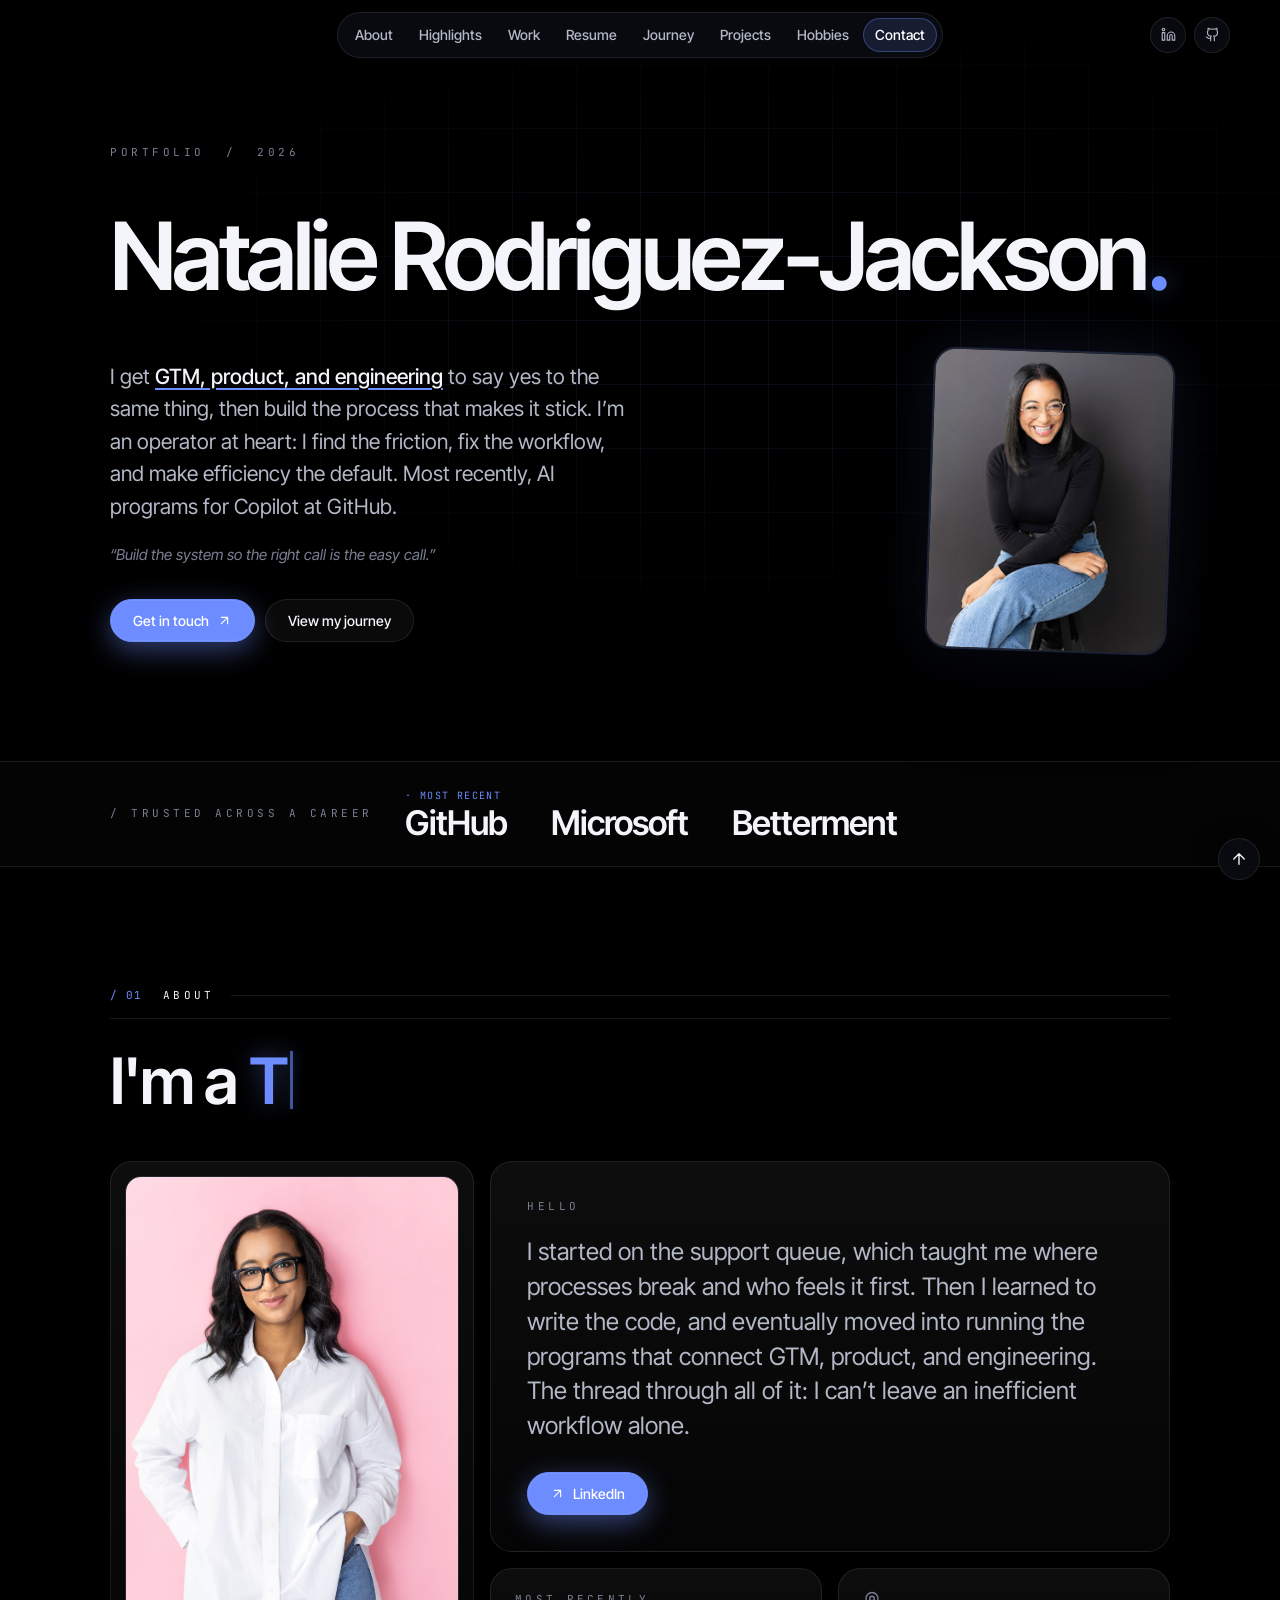
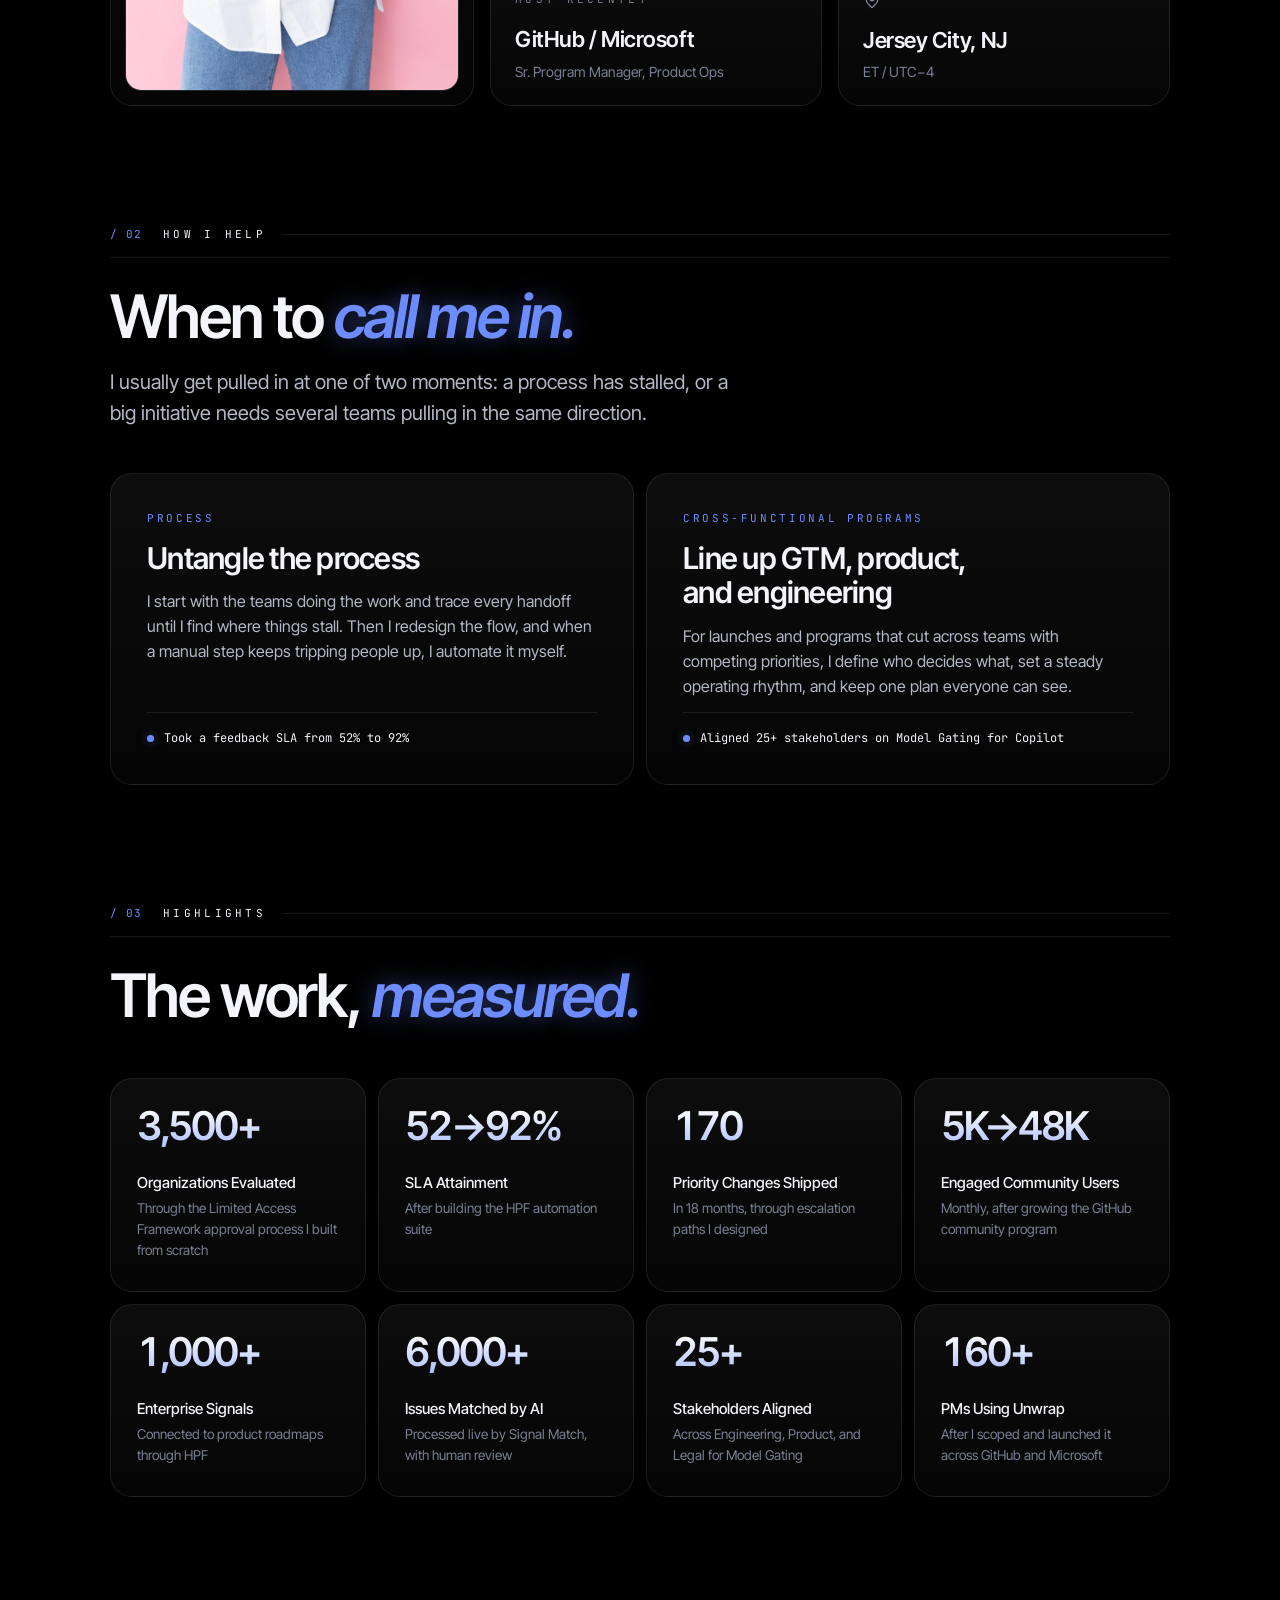
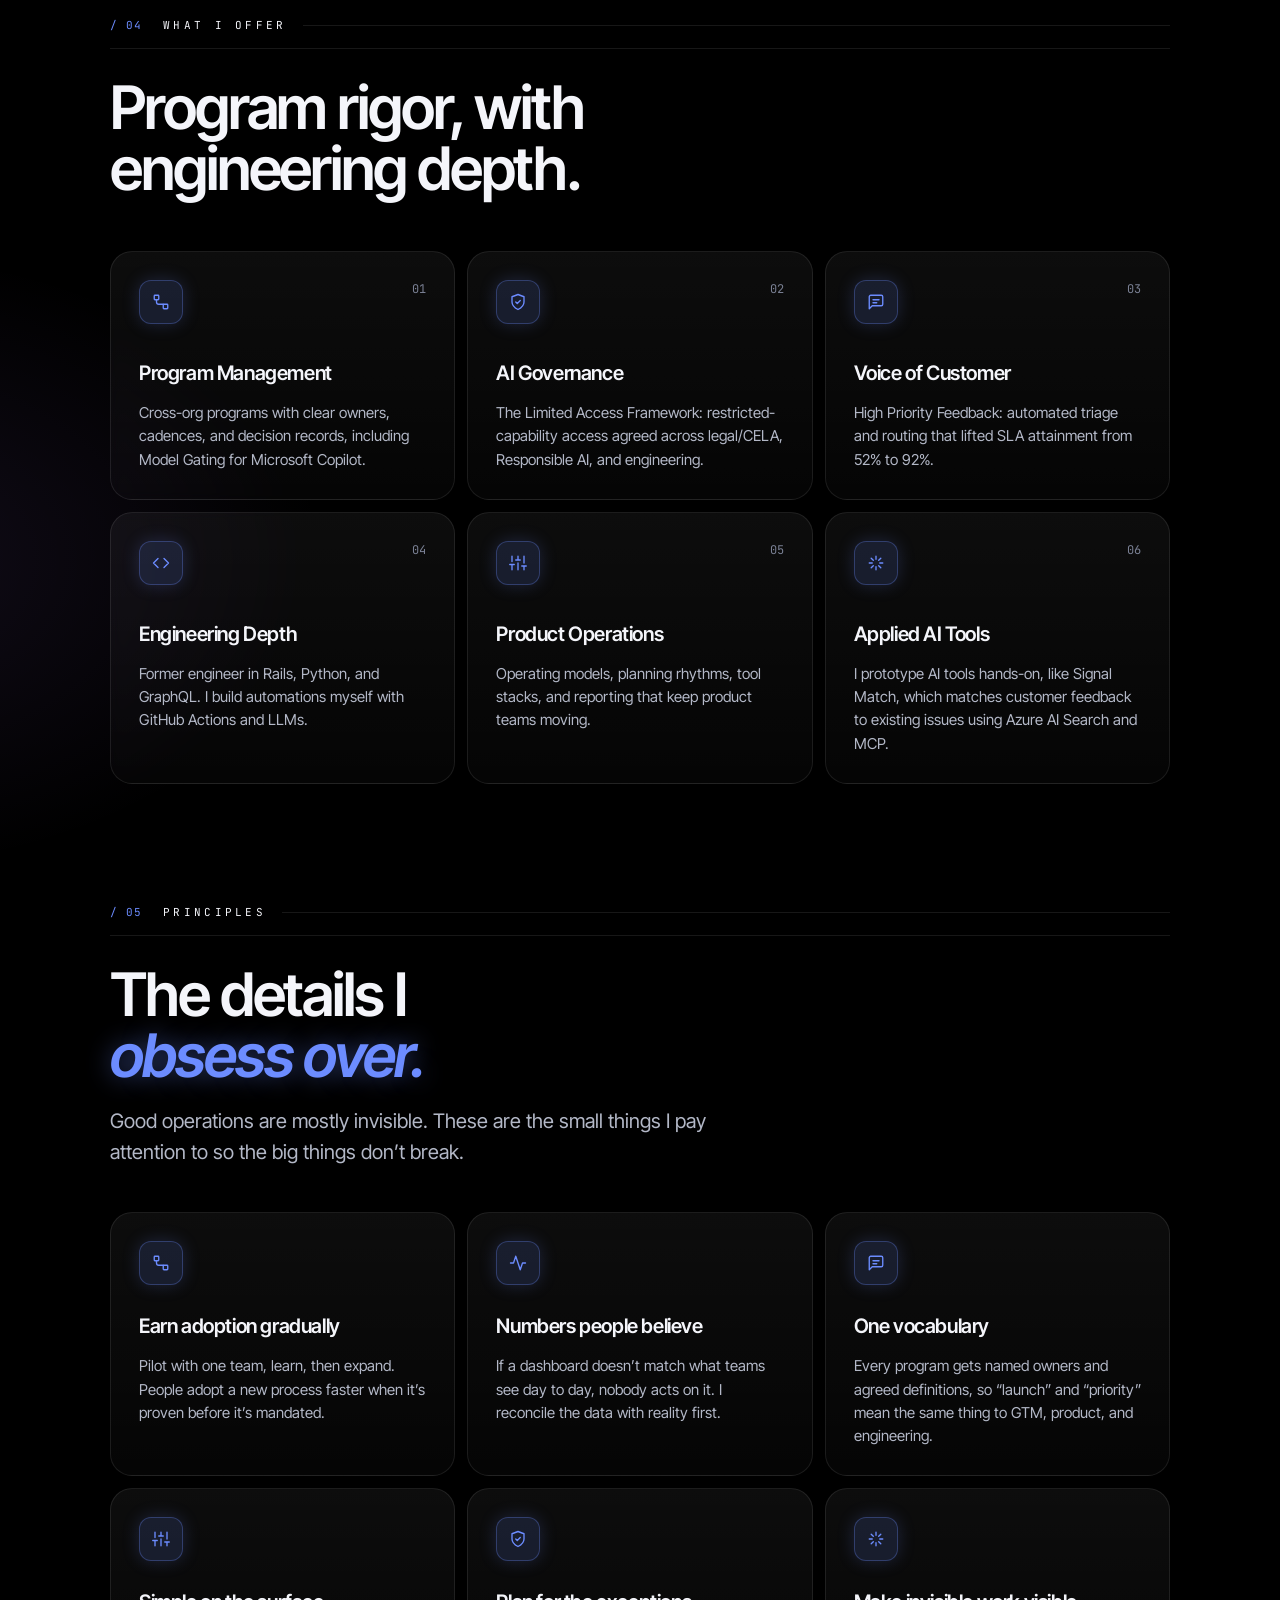
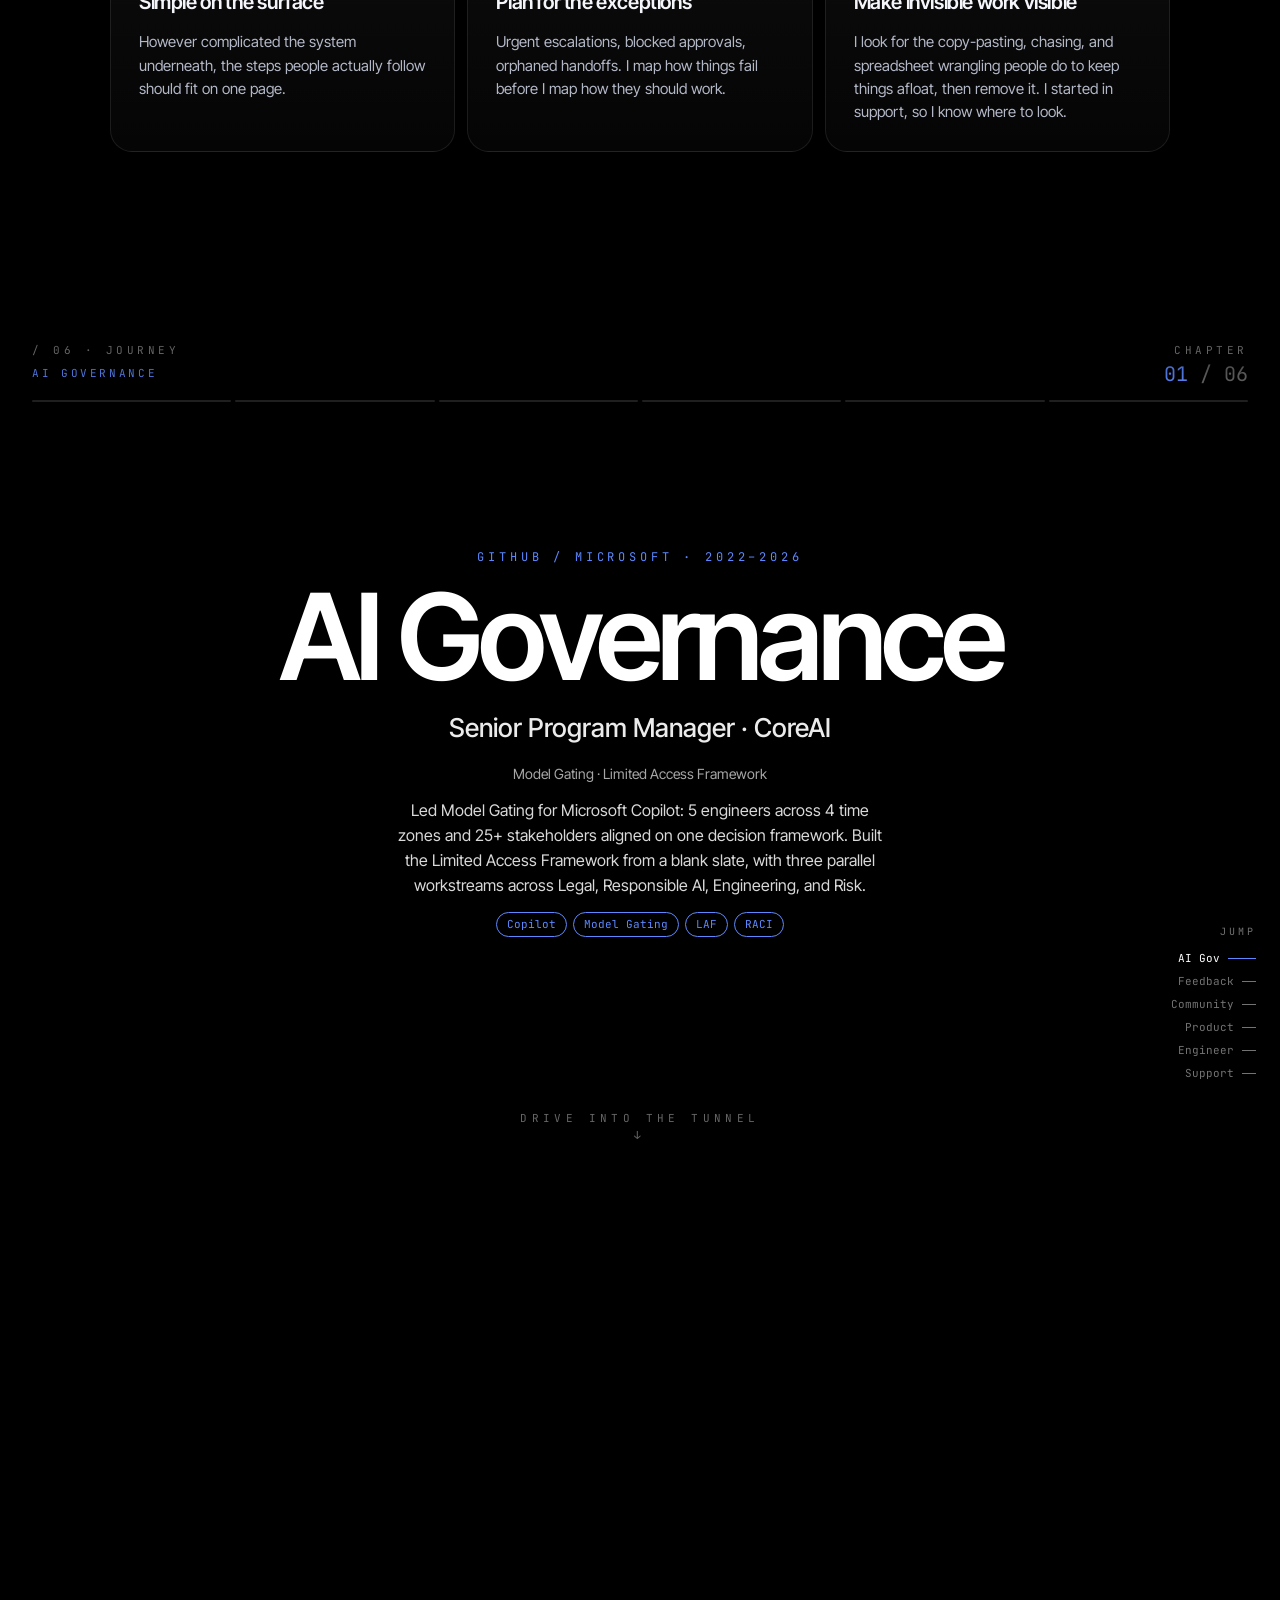
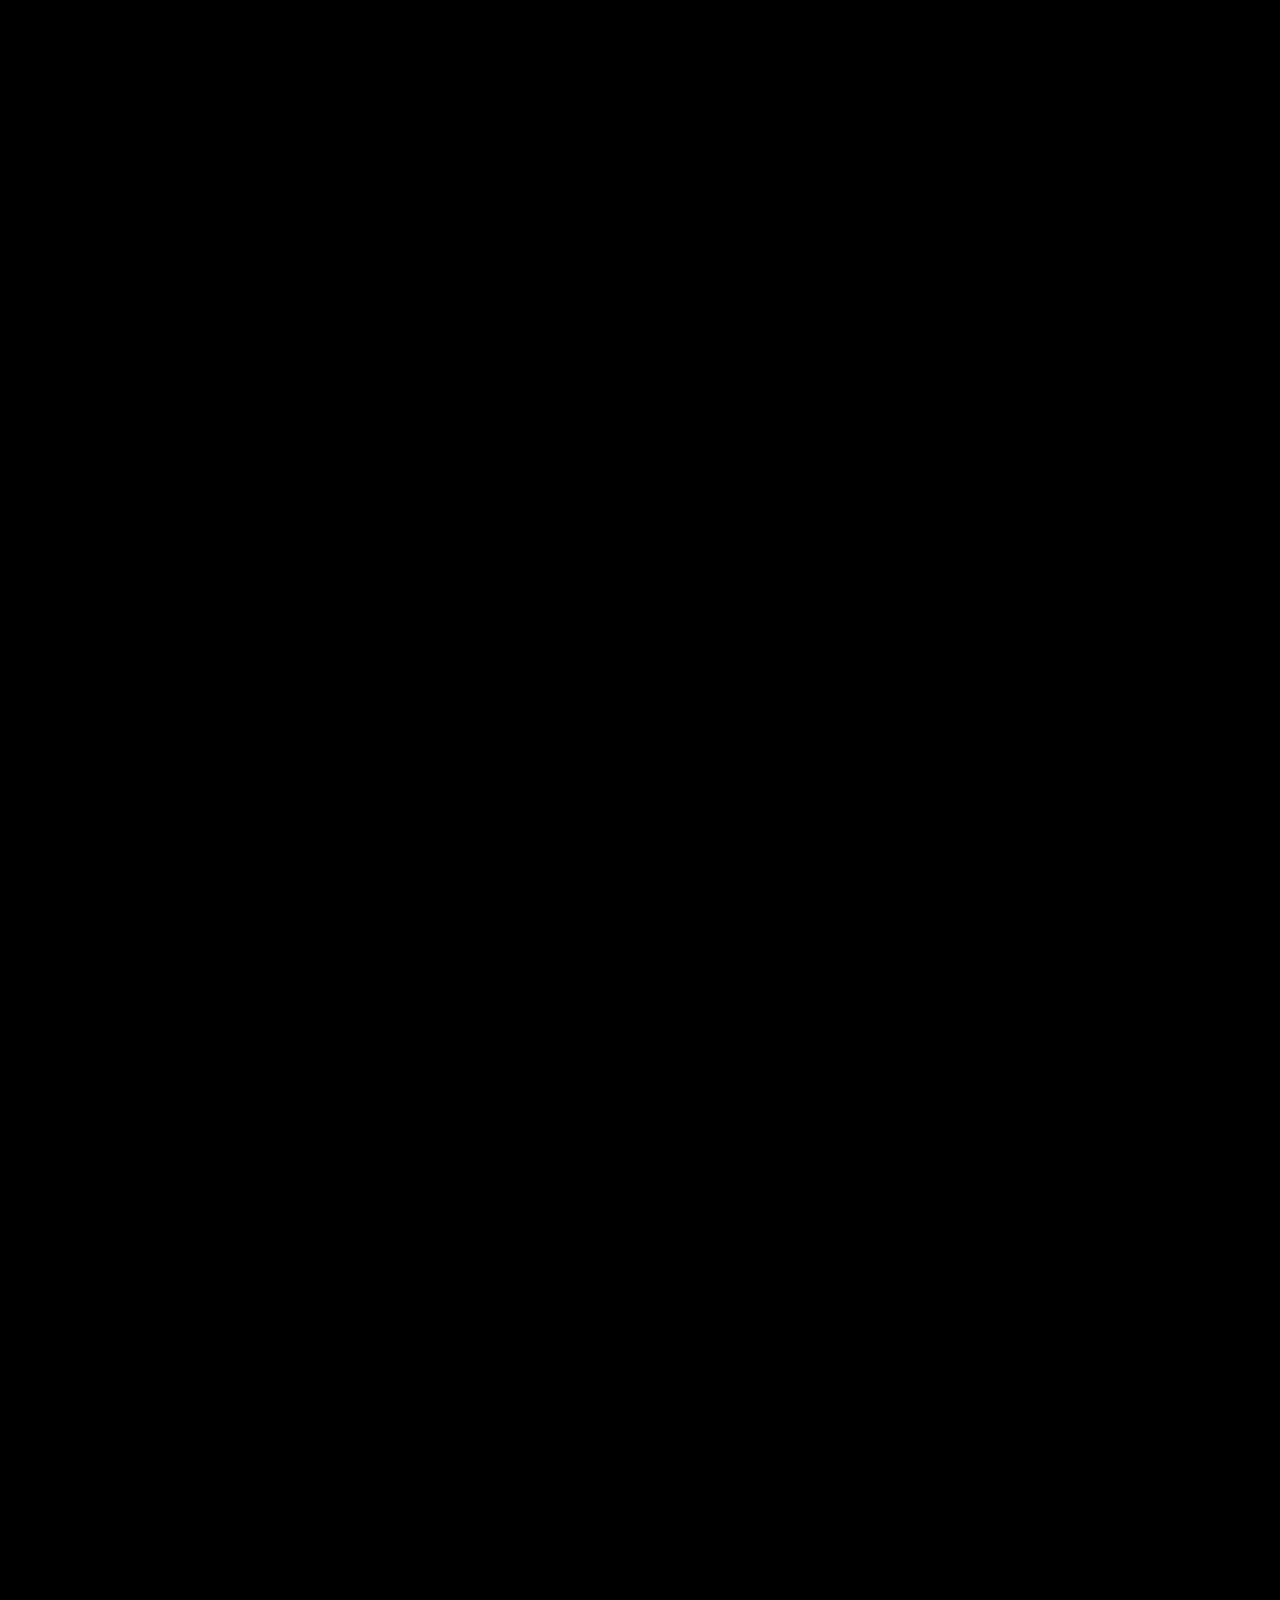
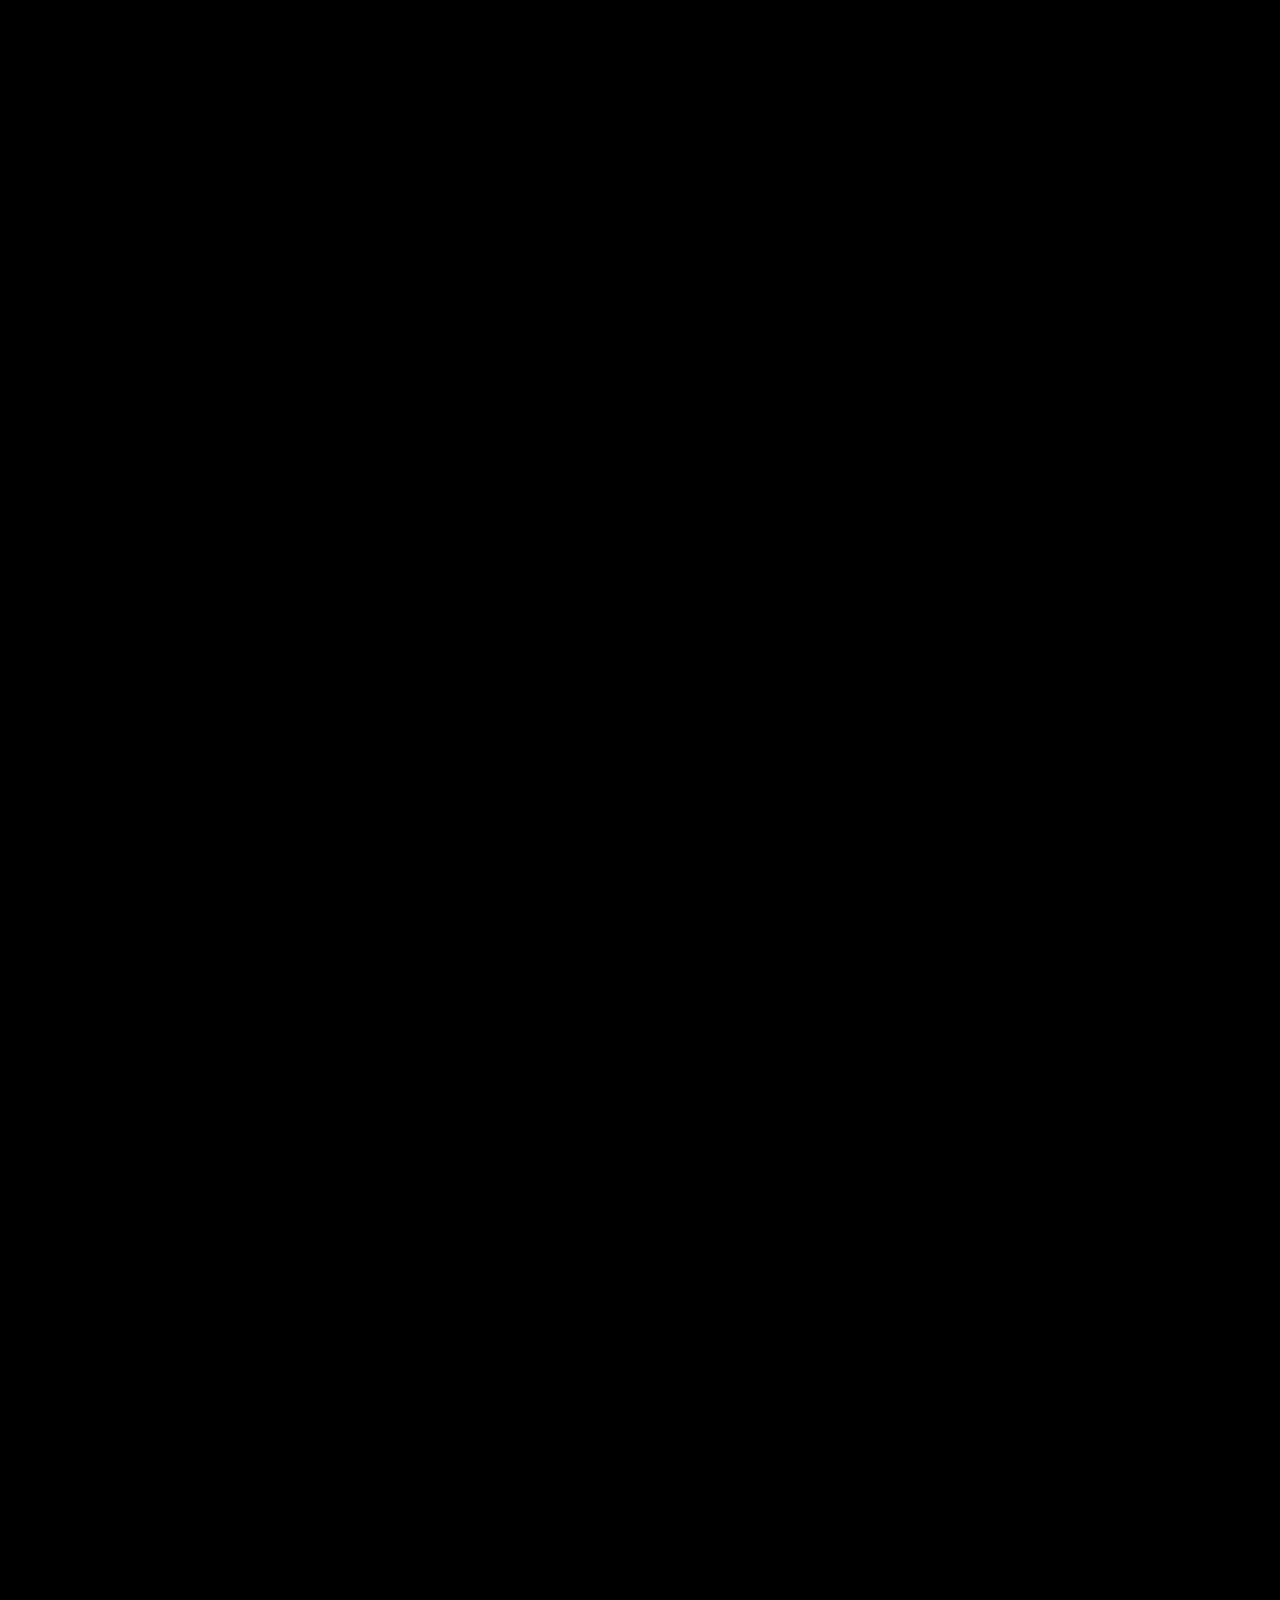
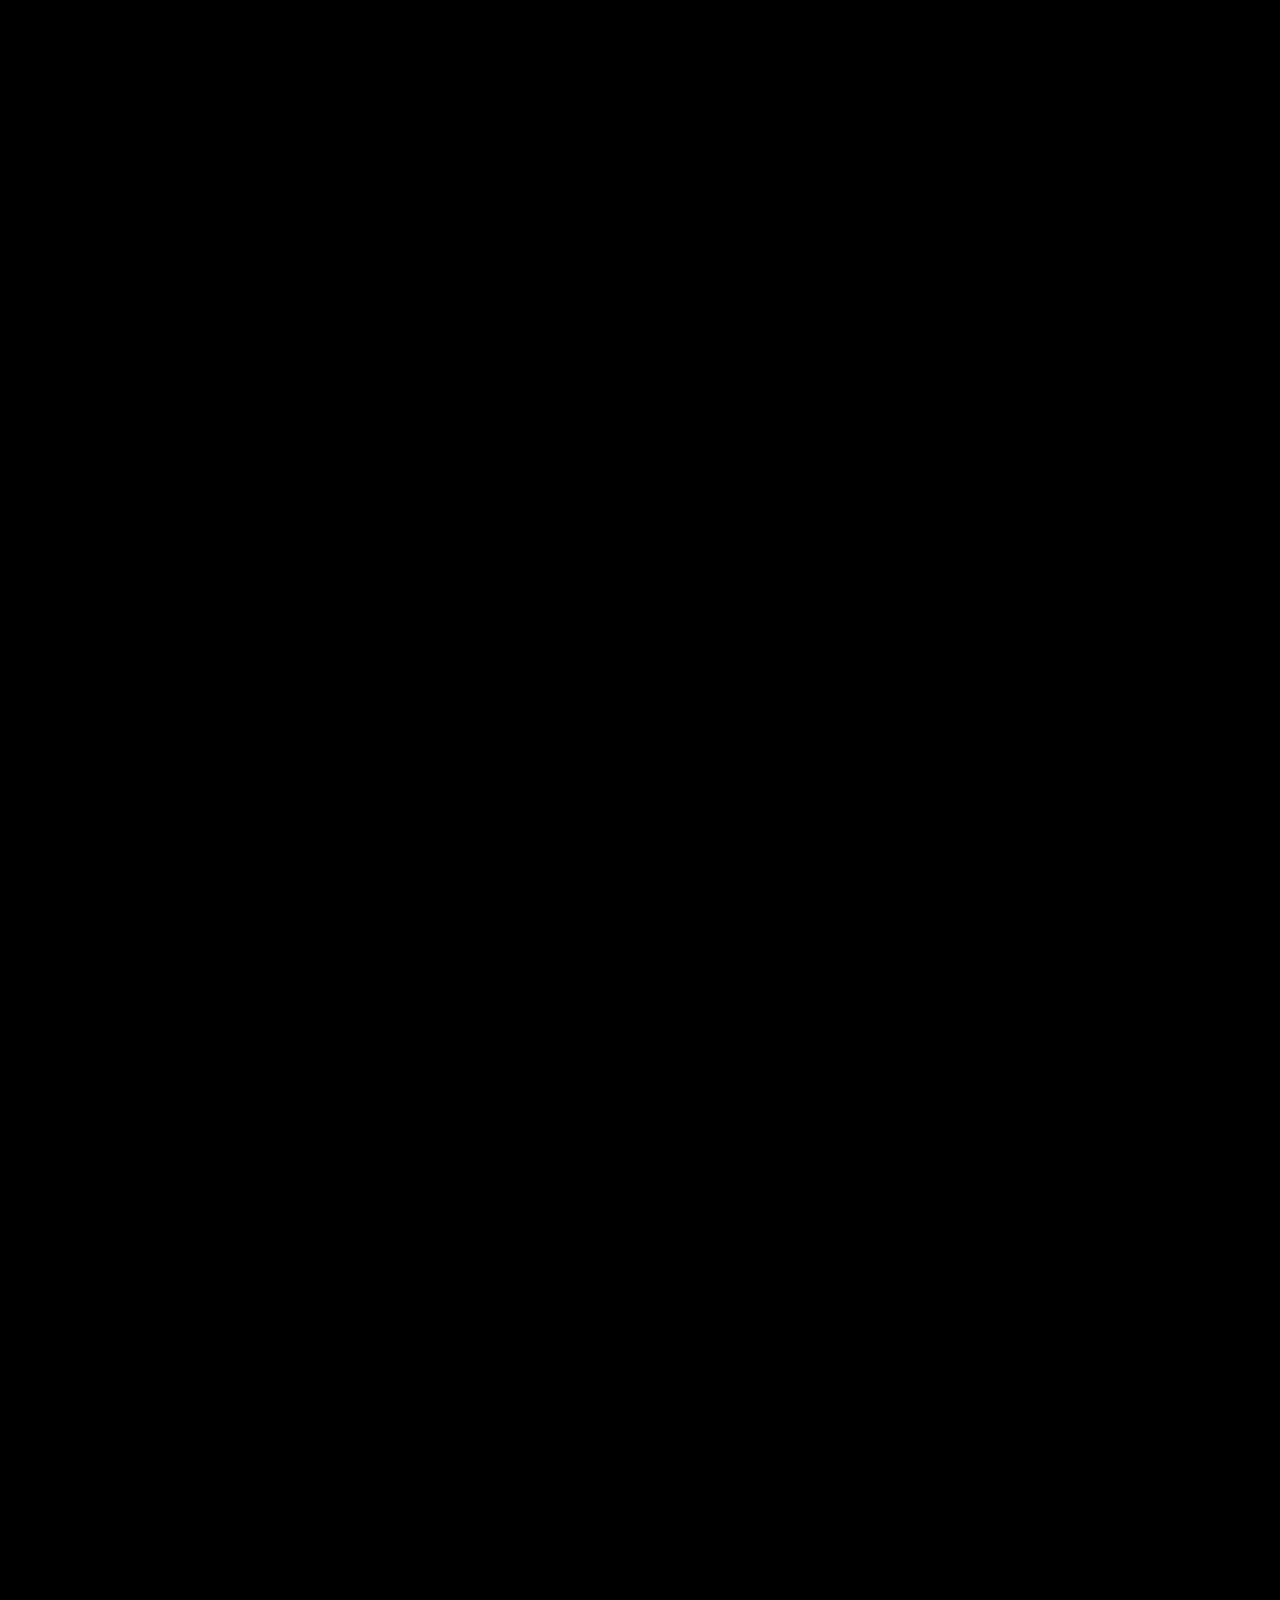
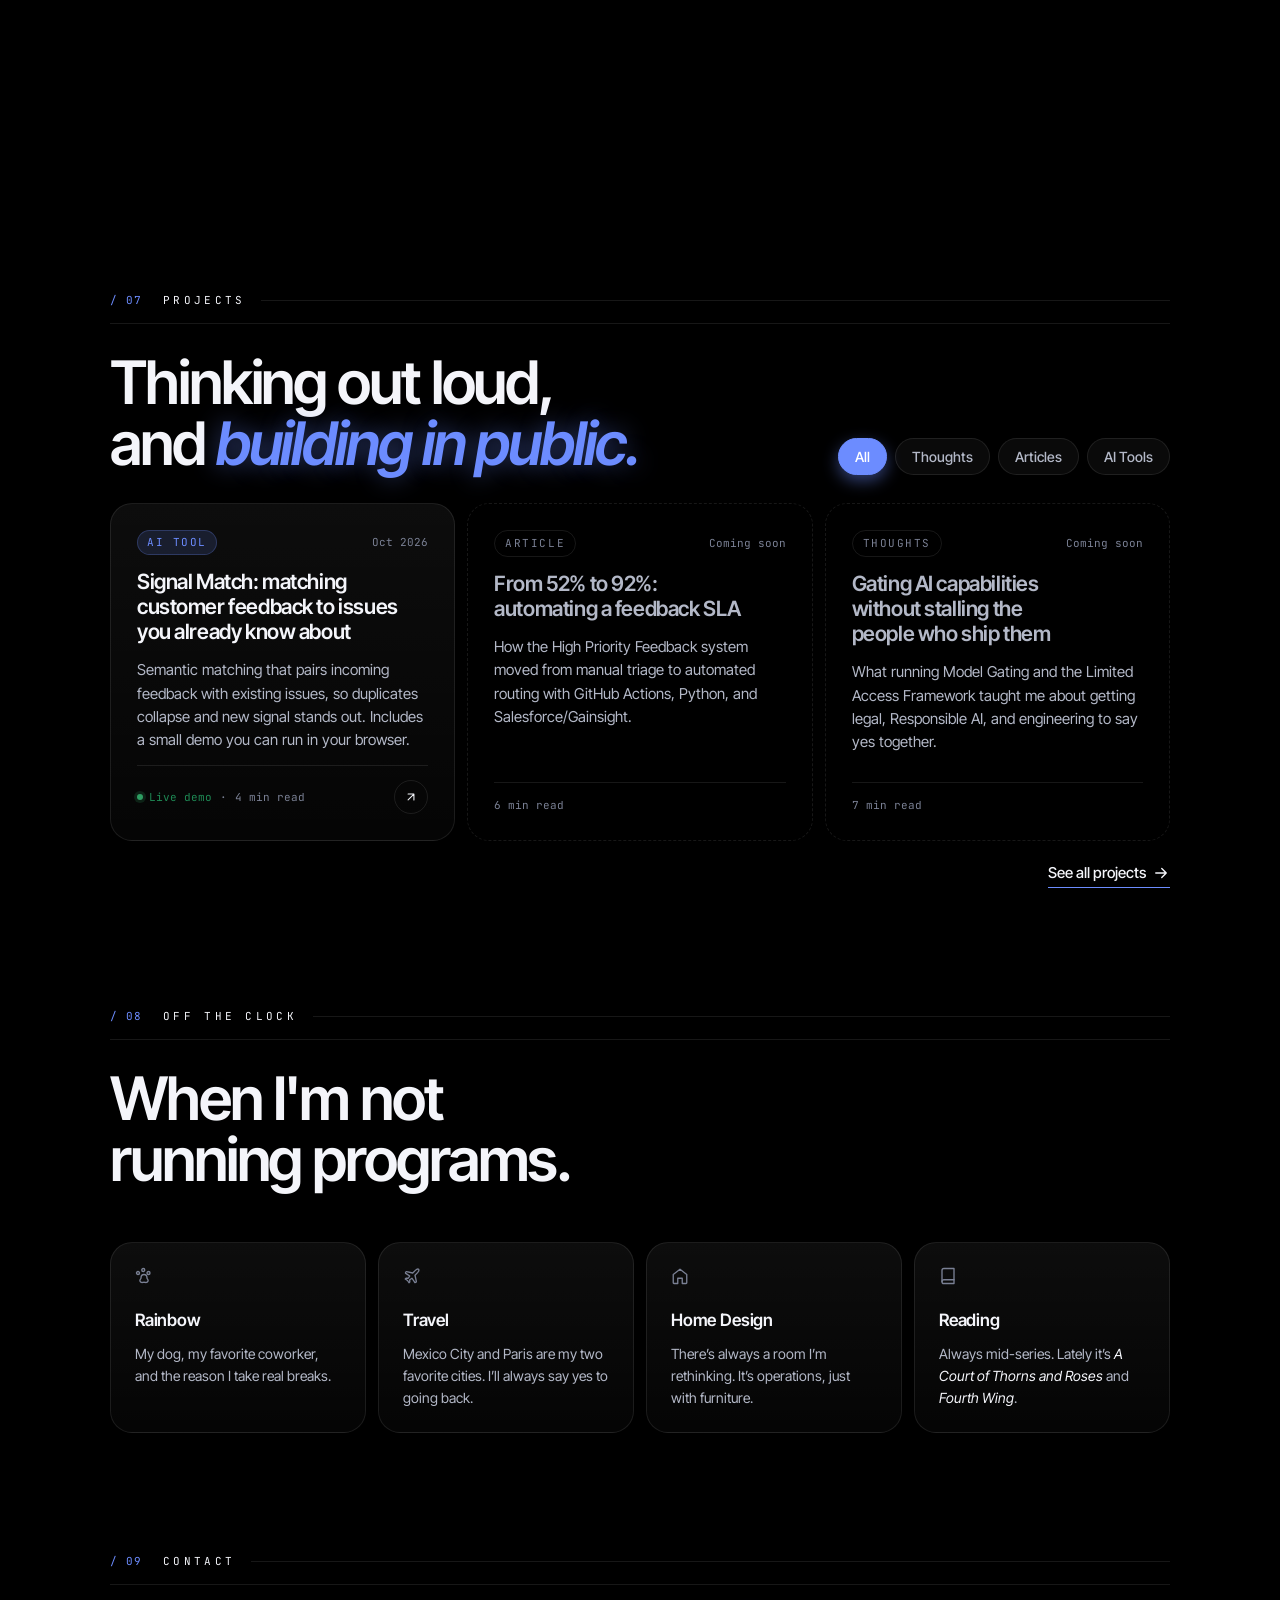
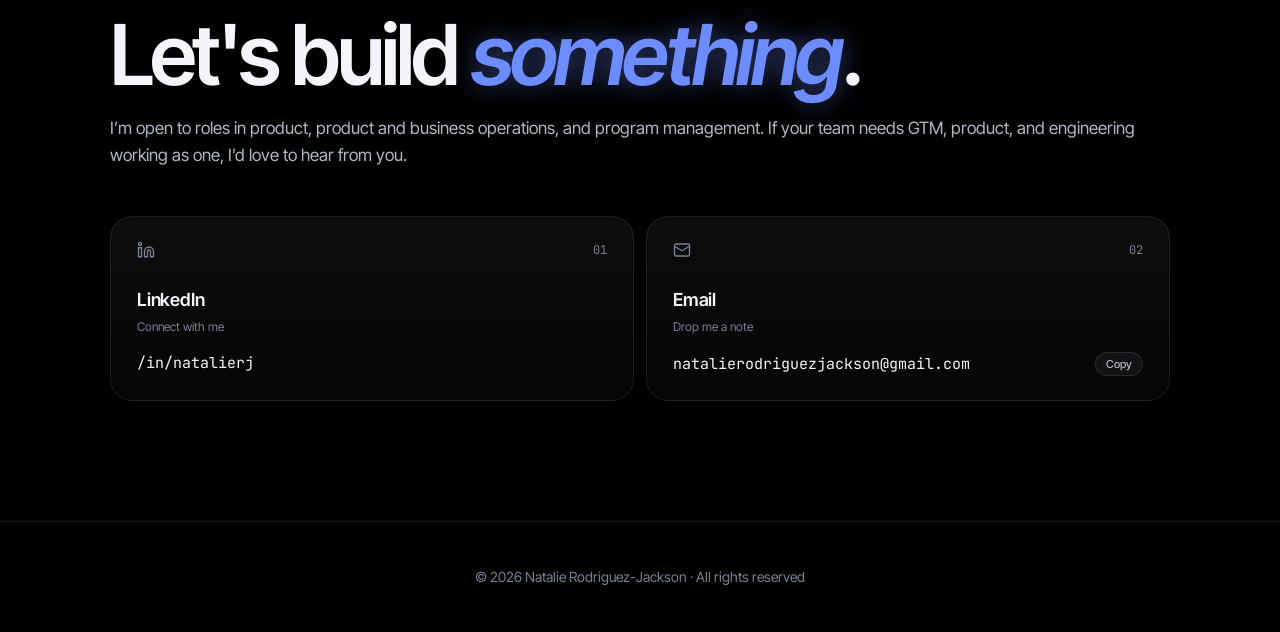
<file: index.html>
<!doctype html>
<html lang="en">
<head>
  <meta charset="utf-8">
  <meta name="viewport" content="width=device-width, initial-scale=1, viewport-fit=cover">
  <title>Natalie Rodriguez-Jackson</title>
  <meta name="description" content="Natalie Rodriguez-Jackson. I get GTM, product, and engineering aligned, then build the process that makes it stick.">
  <meta property="og:title" content="Natalie Rodriguez-Jackson">
  <meta property="og:description" content="Senior Technical Program Manager. AI governance, product operations, and voice-of-customer systems.">
  <meta property="og:type" content="website">
  <link rel="icon" href="data:image/svg+xml,%3Csvg xmlns='http://www.w3.org/2000/svg' viewBox='0 0 32 32'%3E%3Crect width='32' height='32' rx='8' fill='%230A0A0A'/%3E%3Ctext x='7' y='23' font-family='Arial' font-weight='700' font-size='18' fill='%23fff'%3En%3C/text%3E%3Ccircle cx='24' cy='21' r='2.6' fill='%236C8CFF'/%3E%3C/svg%3E">
  <link rel="preconnect" href="https://fonts.googleapis.com">
  <link rel="preconnect" href="https://fonts.gstatic.com" crossorigin>
  <link rel="stylesheet" href="https://fonts.googleapis.com/css2?family=Inter+Tight:ital,wght@0,400;0,500;0,600;1,500;1,600&family=JetBrains+Mono:wght@400;500&display=swap">
  <link rel="stylesheet" href="assets/css/site.css?v=13">
</head>
<body>

<header class="top">
  <div class="row">
    <span class="top-spacer" aria-hidden="true"></span>
    <nav class="pill" aria-label="Sections">
      <a href="#about">About</a>
      <a href="#highlights">Highlights</a>
      <a href="#services">Work</a>
      <a href="resume/">Resume</a>
      <a href="#journey">Journey</a>
      <a href="#writing">Projects</a>
      <a href="#hobbies">Hobbies</a>
      <a href="#contact">Contact</a>
    </nav>
    <div class="socials">
      <a class="circ" href="https://www.linkedin.com/in/natalierj/" target="_blank" rel="noopener" aria-label="LinkedIn"><svg class="i" style="width:15px;height:15px"><use href="#i-li"/></svg></a>
      <a class="circ" href="https://github.com/natalie-jackson" target="_blank" rel="noopener" aria-label="GitHub"><svg class="i" style="width:15px;height:15px"><use href="#i-gh"/></svg></a>
    </div>
  </div>
</header>

<main id="home">

  <!-- ============ HERO ============ -->
  <section class="hero wrap">
    <div class="hero-meta">
      <span class="eyebrow">Portfolio &nbsp;/&nbsp; 2026</span>
    </div>
    <h1 class="big">Natalie Rodriguez-Jackson<span class="dot">.</span></h1>
    <div class="hero-grid">
      <div>
        <p class="lede">I get <u>GTM, product, and engineering</u> to say yes to the same thing, then build the process that makes it stick. I’m an operator at heart: I find the friction, fix the workflow, and make efficiency the default. Most recently, AI programs for Copilot at GitHub.</p>
        <p class="quote">“Build the system so the right call is the easy call.”</p>
        <div class="ctas">
          <a class="btn or" href="#contact">Get in touch <svg class="i"><use href="#i-arrow"/></svg></a>
          <a class="btn" href="#journey">View my journey</a>
        </div>
      </div>
      <div class="photo-wrap">
        <div class="photo">
          <span class="ph"><svg class="i"><use href="#i-cam"/></svg>Add assets/img/headshot.jpg</span>
          <img src="assets/img/headshot.jpg" alt="Natalie Rodriguez-Jackson">
        </div>
      </div>
    </div>
  </section>

  <!-- ============ COMPANY STRIP ============ -->
  <div class="strip">
    <div class="wrap">
      <span class="eyebrow">/ Trusted across a career</span>
      <div class="cos">
        <div class="co"><span class="t">· Most recent</span><span class="n">GitHub</span></div>
        <div class="co"><span class="t"></span><span class="n">Microsoft</span></div>
        <div class="co"><span class="t"></span><span class="n">Betterment</span></div>
      </div>
    </div>
  </div>

  <!-- ============ 01 ABOUT ============ -->
  <section id="about" class="sec wrap">
    <div class="shead"><span><i>/ 01</i>&nbsp;&nbsp;About</span></div>
    <h2 class="typer">I'm a <span class="w" id="typed"></span><span class="caret"></span></h2>
    <div class="about">
      <div class="card pcard">
        <div class="photo">
          <span class="ph"><svg class="i"><use href="#i-cam"/></svg>Add assets/img/about.jpg</span>
          <img src="assets/img/about.jpg" alt="Natalie Rodriguez-Jackson">
        </div>
      </div>
      <div class="right">
        <div class="card hello">
          <span class="eyebrow">Hello</span>
          <p>I started on the support queue, which taught me where processes break and who feels it first. Then I learned to write the code, and eventually moved into running the programs that connect GTM, product, and engineering. The thread through all of it: I can’t leave an inefficient workflow alone.</p>
          <div class="ctas" style="margin-top:8px">
            <a class="btn or" href="https://www.linkedin.com/in/natalierj/" target="_blank" rel="noopener"><svg class="i"><use href="#i-arrow"/></svg>LinkedIn</a>
          </div>
        </div>
        <div class="duo">
          <div class="card mini"><span class="k">Most recently</span><h4>GitHub / Microsoft</h4><p>Sr. Program Manager, Product Ops</p></div>
          <div class="card mini"><svg class="i ic"><use href="#i-pin"/></svg><h4>Jersey City, NJ</h4><p>ET / UTC−4</p></div>
        </div>
      </div>
    </div>
  </section>

  <!-- ============ 02 HOW I HELP ============ -->
  <section id="useful" class="sec wrap" style="padding-top:0">
    <div class="shead"><span><i>/ 02</i>&nbsp;&nbsp;How I help</span></div>
    <h2 class="h2">When to <em>call me in.</em></h2>
    <p class="usub">I usually get pulled in at one of two moments: a process has stalled, or a big initiative needs several teams pulling in the same direction.</p>
    <div class="useful">
      <div class="card uc">
        <span class="k">Process</span>
        <h3>Untangle the process</h3>
        <p>I start with the teams doing the work and trace every handoff until I find where things stall. Then I redesign the flow, and when a manual step keeps tripping people up, I automate it myself.</p>
        <span class="proof">Took a feedback SLA from 52% to 92%</span>
      </div>
      <div class="card uc">
        <span class="k">Cross-functional programs</span>
        <h3>Line up GTM, product, and engineering</h3>
        <p>For launches and programs that cut across teams with competing priorities, I define who decides what, set a steady operating rhythm, and keep one plan everyone can see.</p>
        <span class="proof">Aligned 25+ stakeholders on Model Gating for Copilot</span>
      </div>
    </div>
  </section>

  <!-- ============ 03 HIGHLIGHTS ============ -->
  <section id="highlights" class="sec wrap" style="padding-top:0">
    <div class="shead"><span><i>/ 03</i>&nbsp;&nbsp;Highlights</span></div>
    <h2 class="h2">The work, <em>measured.</em></h2>
    <div class="stats">
      <div class="card stat"><div class="n">3,500+</div><h5>Organizations Evaluated</h5><p>Through the Limited Access Framework approval process I built from scratch</p></div>
      <div class="card stat"><div class="n">52→92%</div><h5>SLA Attainment</h5><p>After building the HPF automation suite</p></div>
      <div class="card stat"><div class="n">170</div><h5>Priority Changes Shipped</h5><p>In 18 months, through escalation paths I designed</p></div>
      <div class="card stat"><div class="n">5K→48K</div><h5>Engaged Community Users</h5><p>Monthly, after growing the GitHub community program</p></div>
      <div class="card stat"><div class="n">1,000+</div><h5>Enterprise Signals</h5><p>Connected to product roadmaps through HPF</p></div>
      <div class="card stat"><div class="n">6,000+</div><h5>Issues Matched by AI</h5><p>Processed live by Signal Match, with human review</p></div>
      <div class="card stat"><div class="n">25+</div><h5>Stakeholders Aligned</h5><p>Across Engineering, Product, and Legal for Model Gating</p></div>
      <div class="card stat"><div class="n">160+</div><h5>PMs Using Unwrap</h5><p>After I scoped and launched it across GitHub and Microsoft</p></div>
    </div>
  </section>

  <!-- ============ 04 WHAT I OFFER ============ -->
  <section id="services" class="sec wrap" style="padding-top:0">
    <div class="shead"><span><i>/ 04</i>&nbsp;&nbsp;What I offer</span></div>
    <h2 class="h2">Program rigor, with engineering depth.</h2>
    <div class="grid3">
      <div class="card svc"><div class="tp"><span class="ico"><svg class="i"><use href="#i-flow"/></svg></span><span class="num">01</span></div><h5>Program Management</h5><p>Cross-org programs with clear owners, cadences, and decision records, including Model Gating for Microsoft Copilot.</p></div>
      <div class="card svc"><div class="tp"><span class="ico"><svg class="i"><use href="#i-shield"/></svg></span><span class="num">02</span></div><h5>AI Governance</h5><p>The Limited Access Framework: restricted-capability access agreed across legal/CELA, Responsible AI, and engineering.</p></div>
      <div class="card svc"><div class="tp"><span class="ico"><svg class="i"><use href="#i-msg"/></svg></span><span class="num">03</span></div><h5>Voice of Customer</h5><p>High Priority Feedback: automated triage and routing that lifted SLA attainment from 52% to 92%.</p></div>
      <div class="card svc"><div class="tp"><span class="ico"><svg class="i"><use href="#i-code"/></svg></span><span class="num">04</span></div><h5>Engineering Depth</h5><p>Former engineer in Rails, Python, and GraphQL. I build automations myself with GitHub Actions and LLMs.</p></div>
      <div class="card svc"><div class="tp"><span class="ico"><svg class="i"><use href="#i-gear"/></svg></span><span class="num">05</span></div><h5>Product Operations</h5><p>Operating models, planning rhythms, tool stacks, and reporting that keep product teams moving.</p></div>
      <div class="card svc"><div class="tp"><span class="ico"><svg class="i"><use href="#i-spark"/></svg></span><span class="num">06</span></div><h5>Applied AI Tools</h5><p>I prototype AI tools hands-on, like Signal Match, which matches customer feedback to existing issues using Azure AI Search and MCP.</p></div>
    </div>
  </section>

  <!-- ============ 05 PRINCIPLES ============ -->
  <section id="craft" class="sec wrap" style="padding-top:0">
    <div class="shead"><span><i>/ 05</i>&nbsp;&nbsp;Principles</span></div>
    <h2 class="h2">The details I <em>obsess over.</em></h2>
    <p class="usub">Good operations are mostly invisible. These are the small things I pay attention to so the big things don’t break.</p>
    <div class="grid3 craft">
      <div class="card cr"><span class="ico"><svg class="i"><use href="#i-flow"/></svg></span><h5>Earn adoption gradually</h5><p>Pilot with one team, learn, then expand. People adopt a new process faster when it’s proven before it’s mandated.</p></div>
      <div class="card cr"><span class="ico"><svg class="i"><use href="#i-pulse"/></svg></span><h5>Numbers people believe</h5><p>If a dashboard doesn’t match what teams see day to day, nobody acts on it. I reconcile the data with reality first.</p></div>
      <div class="card cr"><span class="ico"><svg class="i"><use href="#i-msg"/></svg></span><h5>One vocabulary</h5><p>Every program gets named owners and agreed definitions, so “launch” and “priority” mean the same thing to GTM, product, and engineering.</p></div>
      <div class="card cr"><span class="ico"><svg class="i"><use href="#i-gear"/></svg></span><h5>Simple on the surface</h5><p>However complicated the system underneath, the steps people actually follow should fit on one page.</p></div>
      <div class="card cr"><span class="ico"><svg class="i"><use href="#i-shield"/></svg></span><h5>Plan for the exceptions</h5><p>Urgent escalations, blocked approvals, orphaned handoffs. I map how things fail before I map how they should work.</p></div>
      <div class="card cr"><span class="ico"><svg class="i"><use href="#i-spark"/></svg></span><h5>Make invisible work visible</h5><p>I look for the copy-pasting, chasing, and spreadsheet wrangling people do to keep things afloat, then remove it. I started in support, so I know where to look.</p></div>
    </div>
  </section>

  <!-- ============ 06 JOURNEY (scroll tunnel; chapters live in assets/js/site.js) ============ -->
  <section id="journey" class="journey" aria-label="Career journey">
    <div class="stage">
      <canvas id="tunnel" aria-hidden="true"></canvas>
      <div class="jhud">
        <div class="l"><div class="a">/ 06 · Journey</div><div class="b" id="jtheme">AI Governance</div></div>
        <div class="r"><div class="a">CHAPTER</div><div class="b"><span id="jnum">01</span> <i>/ <span id="jtotal">05</span></i></div></div>
      </div>
      <div class="prog" id="jprog"></div>
      <div id="chaps"></div>
      <div class="jump" id="jump"><span class="h">JUMP</span></div>
      <div class="hint">DRIVE INTO THE TUNNEL<br>↓</div>
    </div>
  </section>

  <!-- ============ 07 PROJECTS (cards come from assets/js/posts.js) ============ -->
  <section id="writing" class="sec wrap">
    <div class="shead"><span><i>/ 07</i>&nbsp;&nbsp;Projects</span></div>
    <div class="wtop">
      <h2 class="h2">Thinking out loud, and <em>building in public.</em></h2>
      <div class="tabs" role="tablist" aria-label="Filter posts">
        <button role="tab" id="w-all" data-filter="all" aria-selected="true">All</button>
        <button role="tab" id="w-essay" data-filter="essay" aria-selected="false">Thoughts</button>
        <button role="tab" id="w-article" data-filter="article" aria-selected="false">Articles</button>
        <button role="tab" id="w-tool" data-filter="tool" aria-selected="false">AI Tools</button>
      </div>
    </div>
    <div class="posts" data-posts data-limit="6"></div>
    <div class="wmore"><a href="writing/">See all projects <svg class="i"><use href="#i-right"/></svg></a></div>
  </section>

  <!-- ============ 08 HOBBIES ============ -->
  <section id="hobbies" class="sec wrap" style="padding-top:0">
    <div class="shead"><span><i>/ 08</i>&nbsp;&nbsp;Off the clock</span></div>
    <h2 class="h2">When I'm not running programs.</h2>
    <div class="hob">
      <div class="card hb"><svg class="i ic"><use href="#i-paw"/></svg><span>Rainbow</span><p>My dog, my favorite coworker, and the reason I take real breaks.</p></div>
      <div class="card hb"><svg class="i ic"><use href="#i-plane"/></svg><span>Travel</span><p>Mexico City and Paris are my two favorite cities. I’ll always say yes to going back.</p></div>
      <div class="card hb"><svg class="i ic"><use href="#i-home"/></svg><span>Home Design</span><p>There’s always a room I’m rethinking. It’s operations, just with furniture.</p></div>
      <div class="card hb"><svg class="i ic"><use href="#i-book"/></svg><span>Reading</span><p>Always mid-series. Lately it’s <em>A Court of Thorns and Roses</em> and <em>Fourth Wing</em>.</p></div>
    </div>
  </section>

  <!-- ============ 09 CONTACT ============ -->
  <section id="contact" class="sec wrap" style="padding-top:0">
    <div class="shead"><span><i>/ 09</i>&nbsp;&nbsp;Contact</span></div>
    <h2 class="ctop">Let's build <em>something</em>.</h2>
    <p class="csub">I’m open to roles in product, product and business operations, and program management. If your team needs GTM, product, and engineering working as one, I’d love to hear from you.</p>
    <div class="grid2">
      <a class="card cc" href="https://www.linkedin.com/in/natalierj/" target="_blank" rel="noopener"><div class="tp"><svg class="i"><use href="#i-li"/></svg><span class="mono">01</span></div><h5>LinkedIn</h5><small>Connect with me</small><div class="v">/in/natalierj</div></a>
      <div class="card cc"><div class="tp"><svg class="i"><use href="#i-mail"/></svg><span class="mono">02</span></div><h5>Email</h5><small>Drop me a note</small><div class="v"><span id="email">natalierodriguezjackson@gmail.com</span><button type="button" id="copy">Copy</button></div></div>
    </div>
  </section>
</main>

<footer>
  <div class="wrap">
    <span>© 2026 Natalie Rodriguez-Jackson · All rights reserved</span>
  </div>
</footer>
<a class="totop" href="#home" aria-label="Back to top"><svg class="i"><use href="#i-up"/></svg></a>

<script src="assets/js/posts.js?v=11"></script>
<script src="assets/js/site.js?v=14"></script>
<script data-goatcounter="https://natalie-rodriguez.goatcounter.com/count" async src="//gc.zgo.at/count.js"></script>
</body>
</html>
</file>
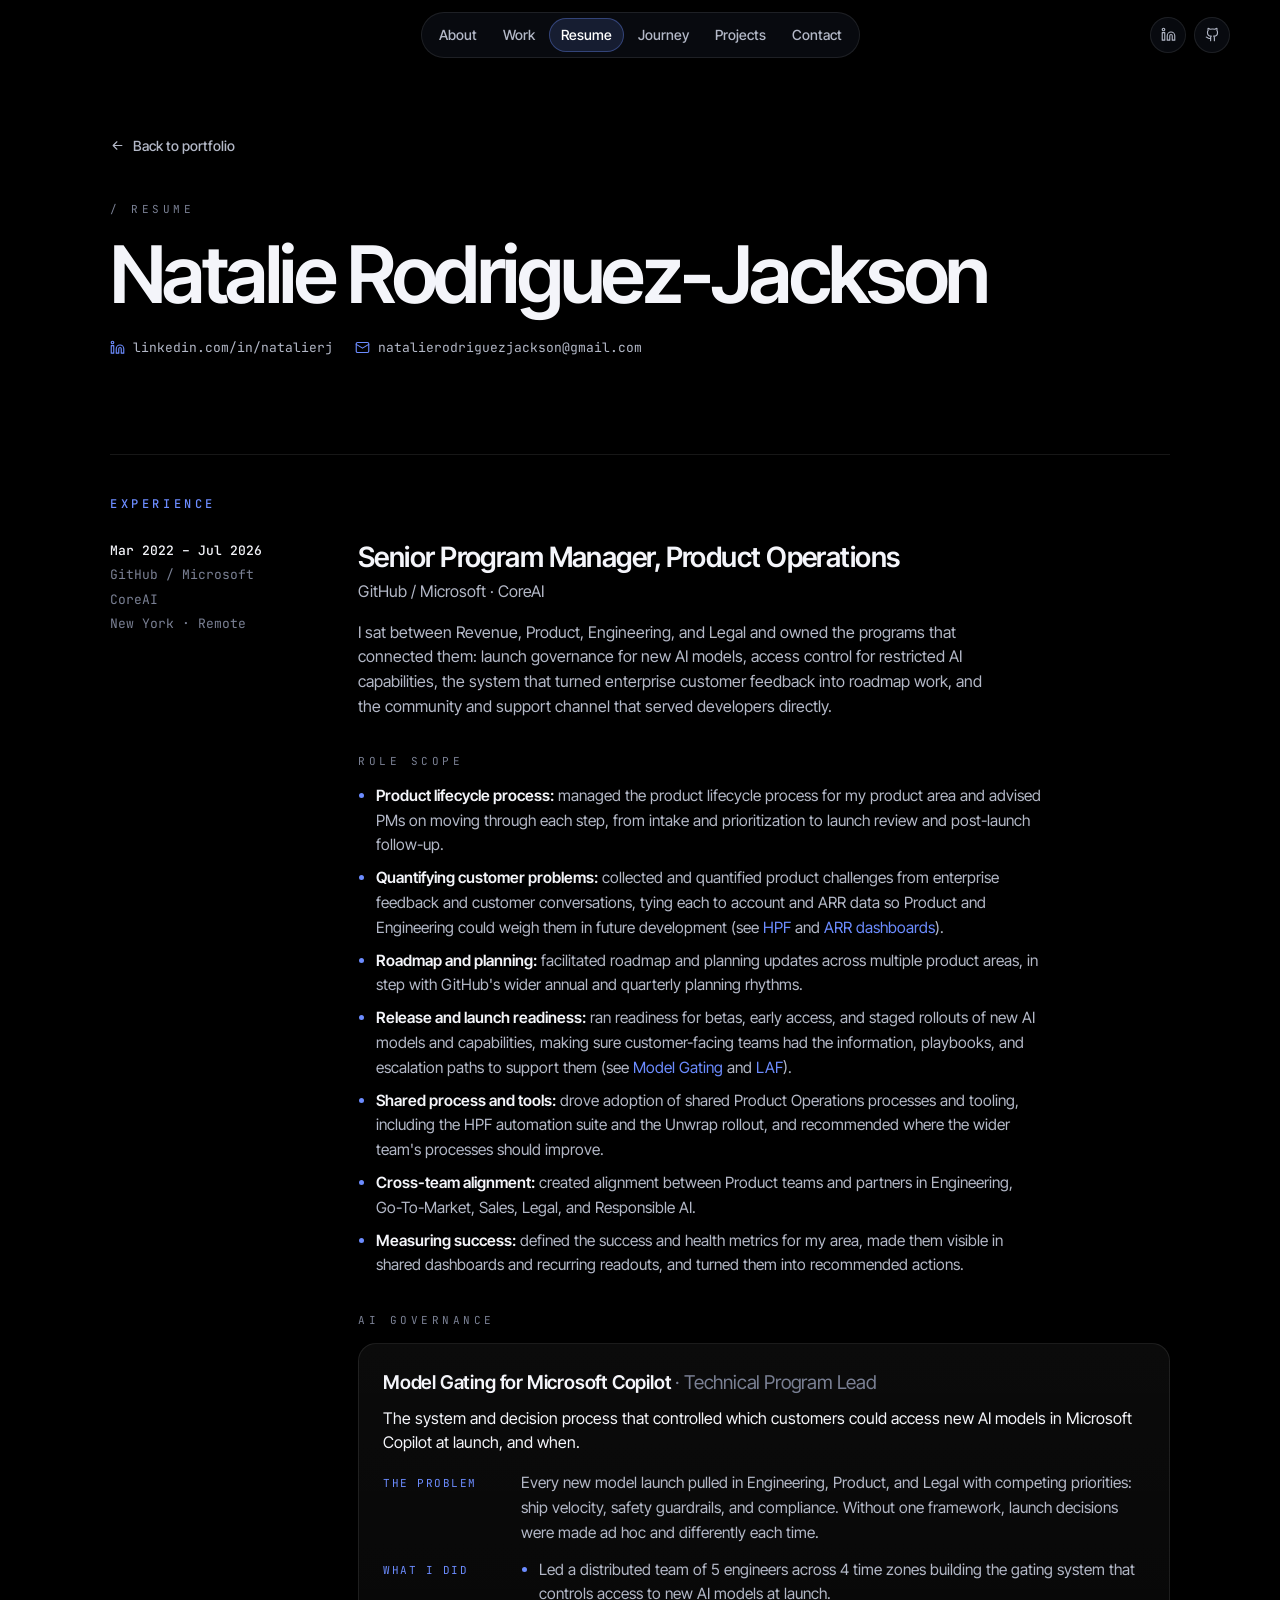
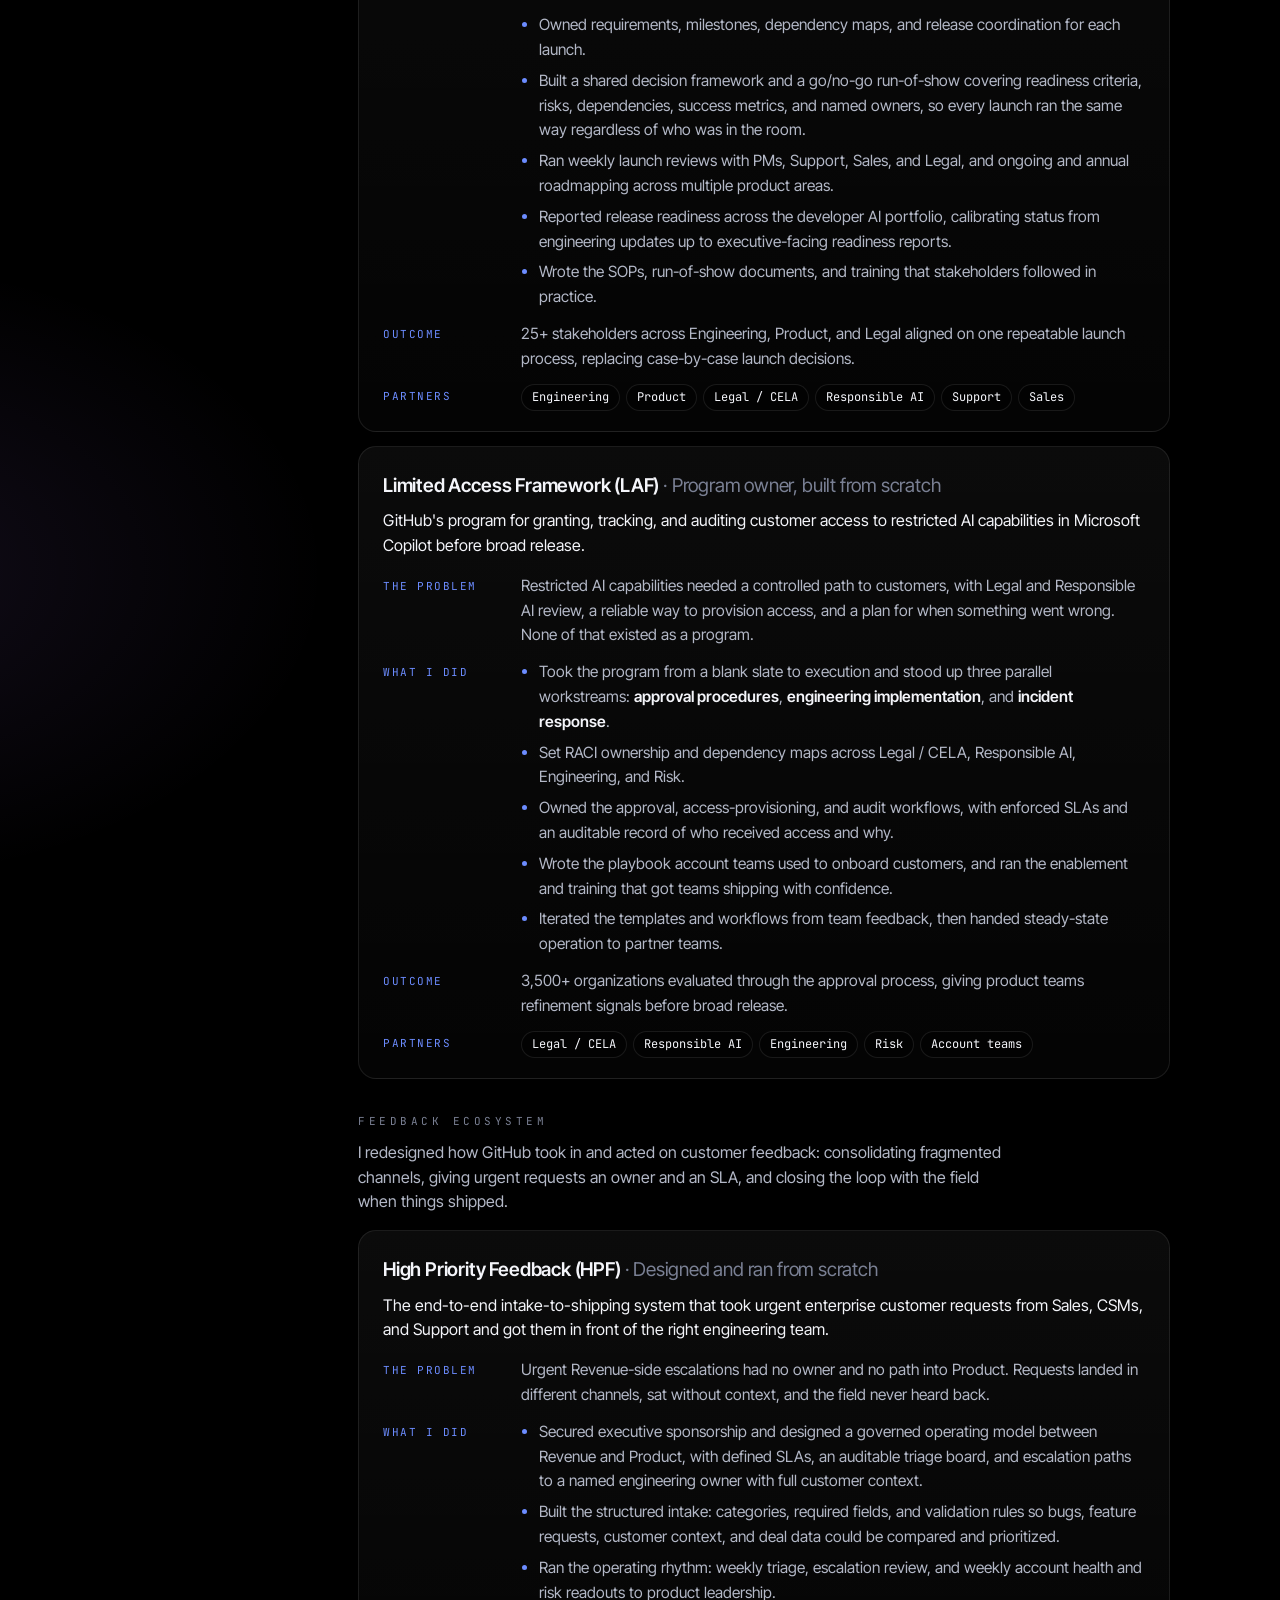
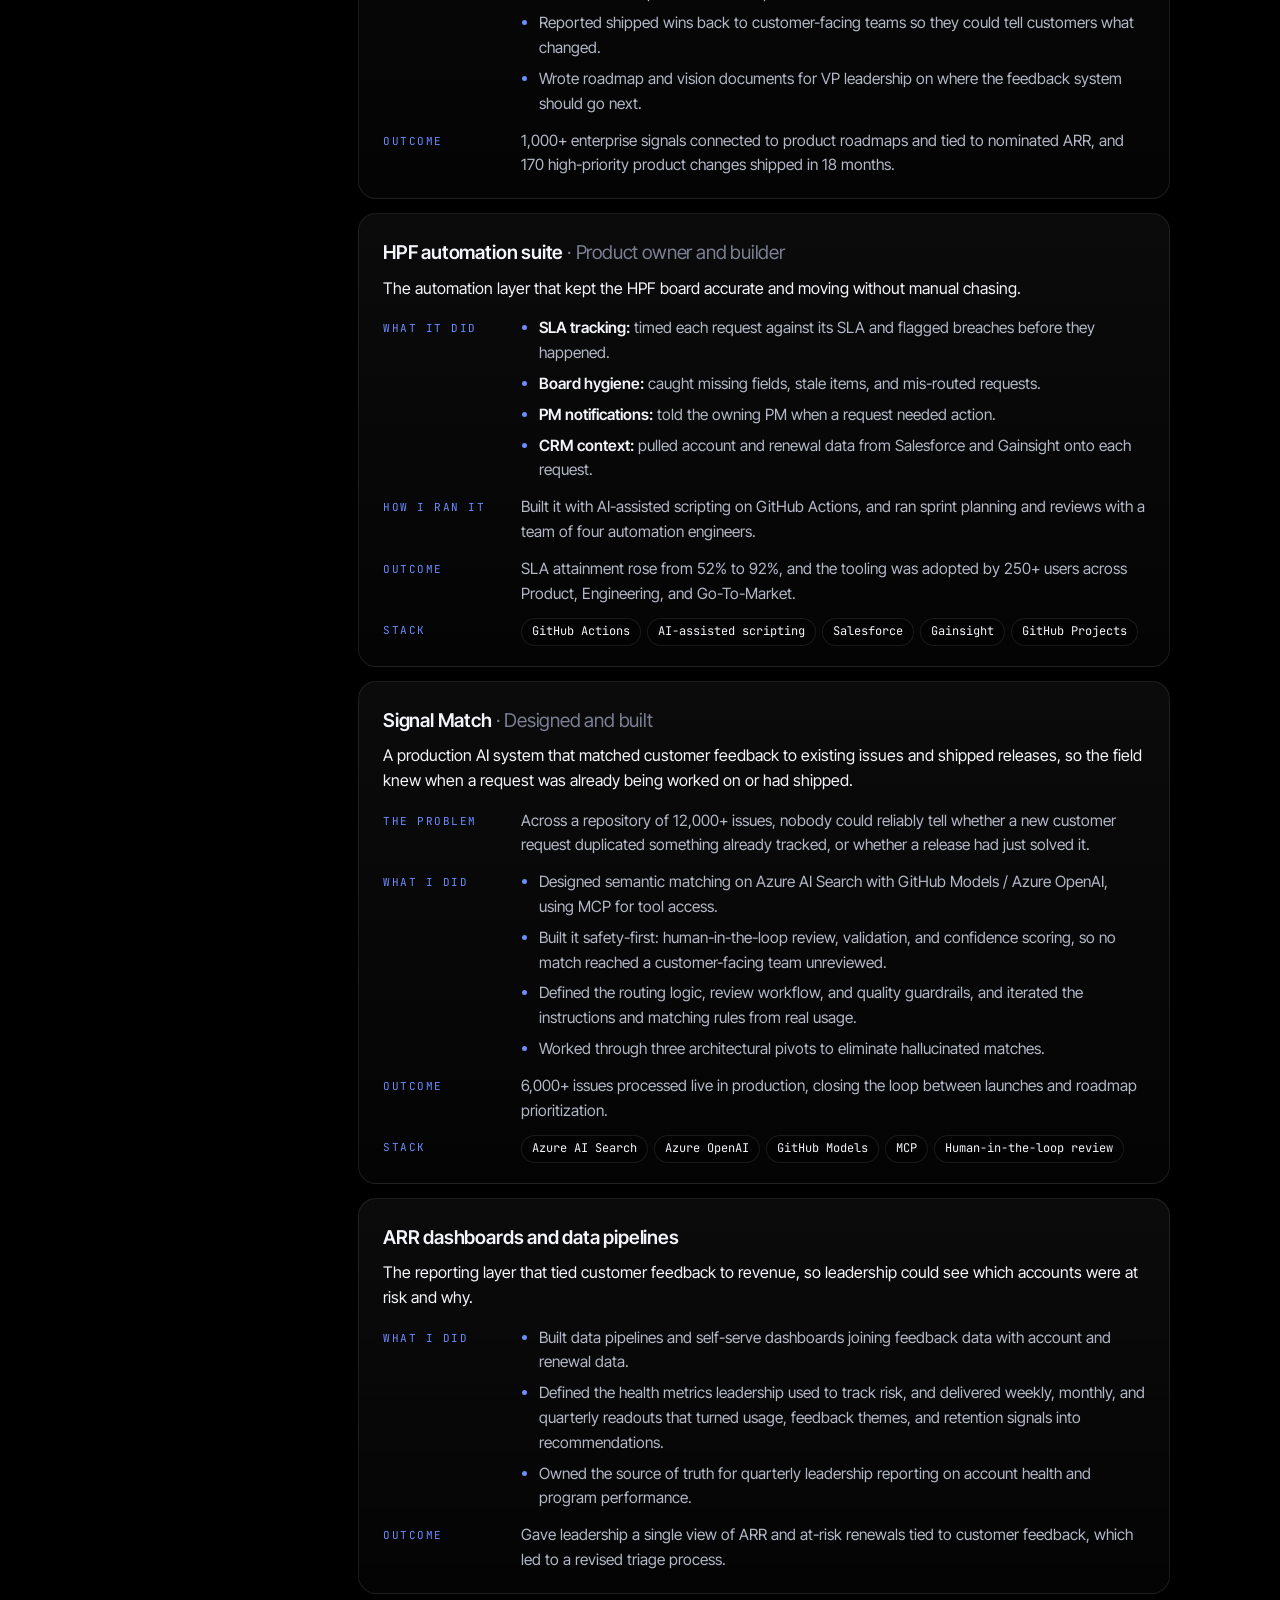
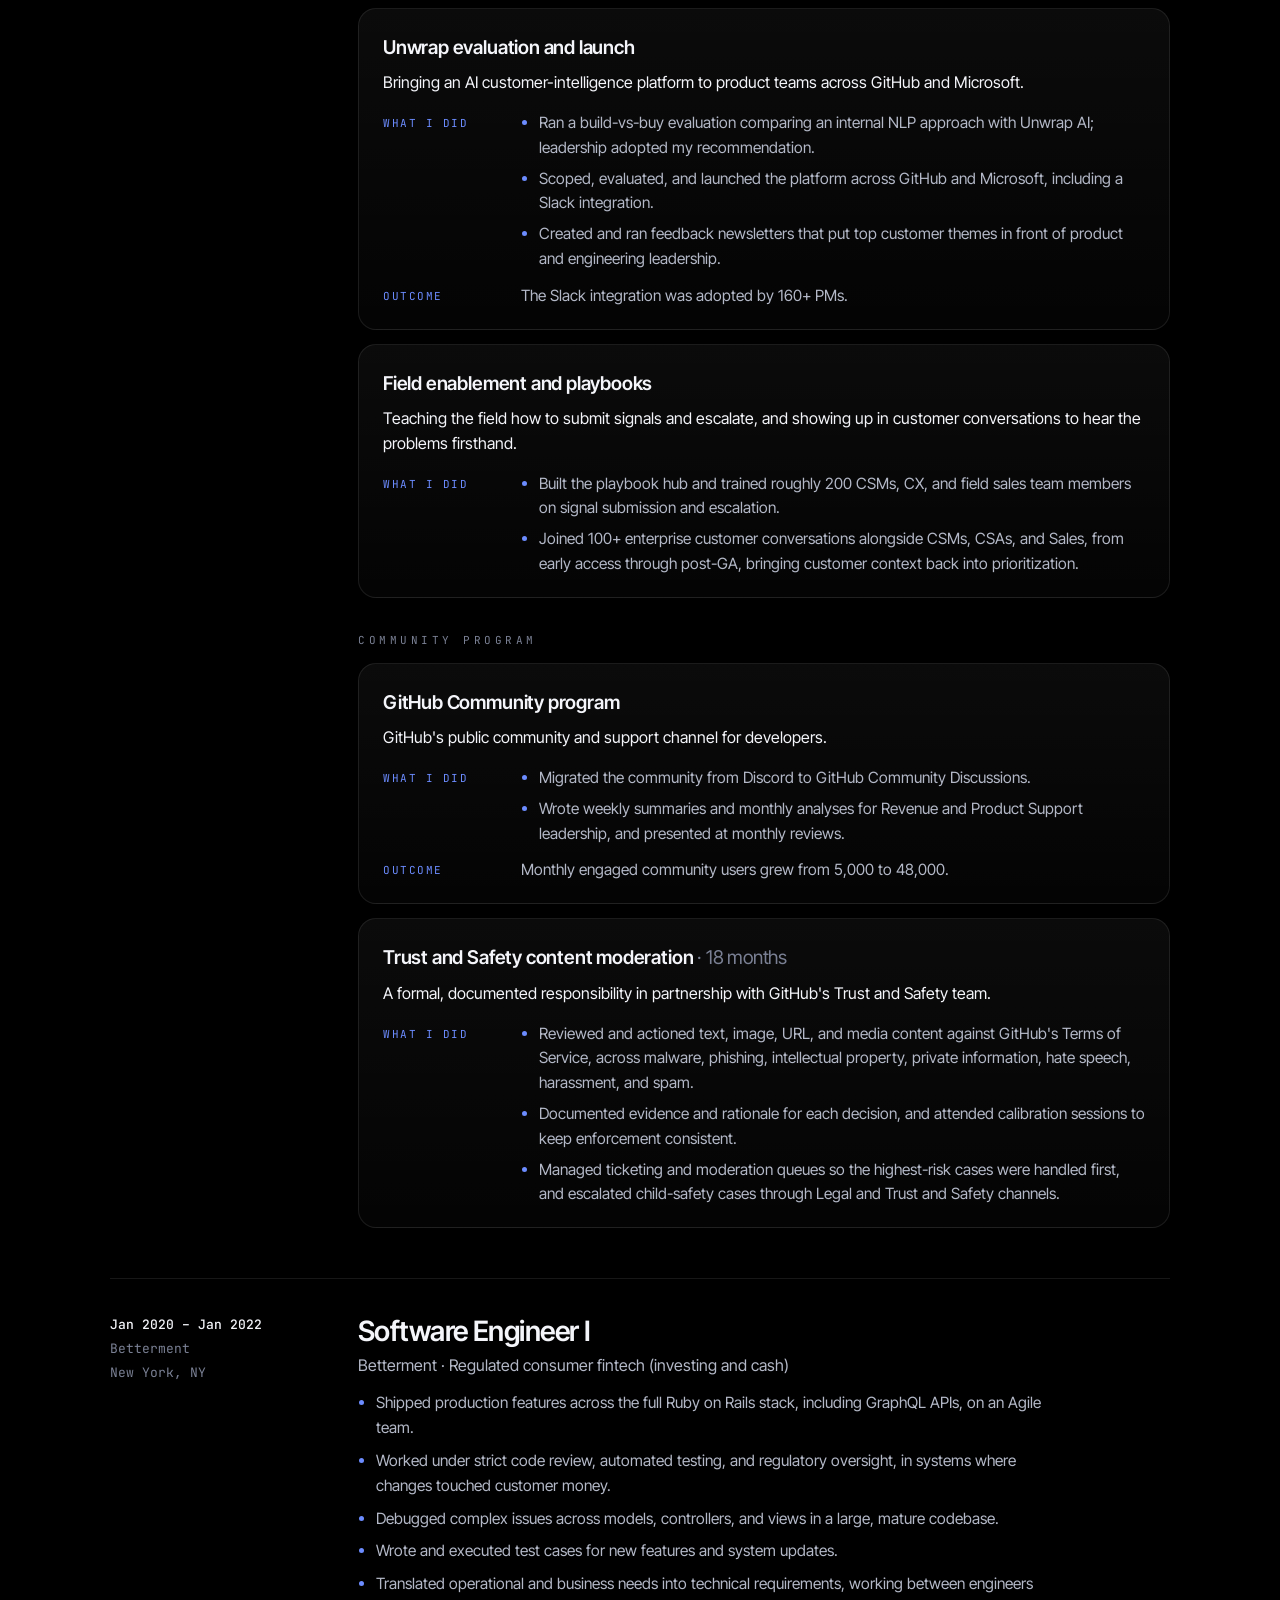
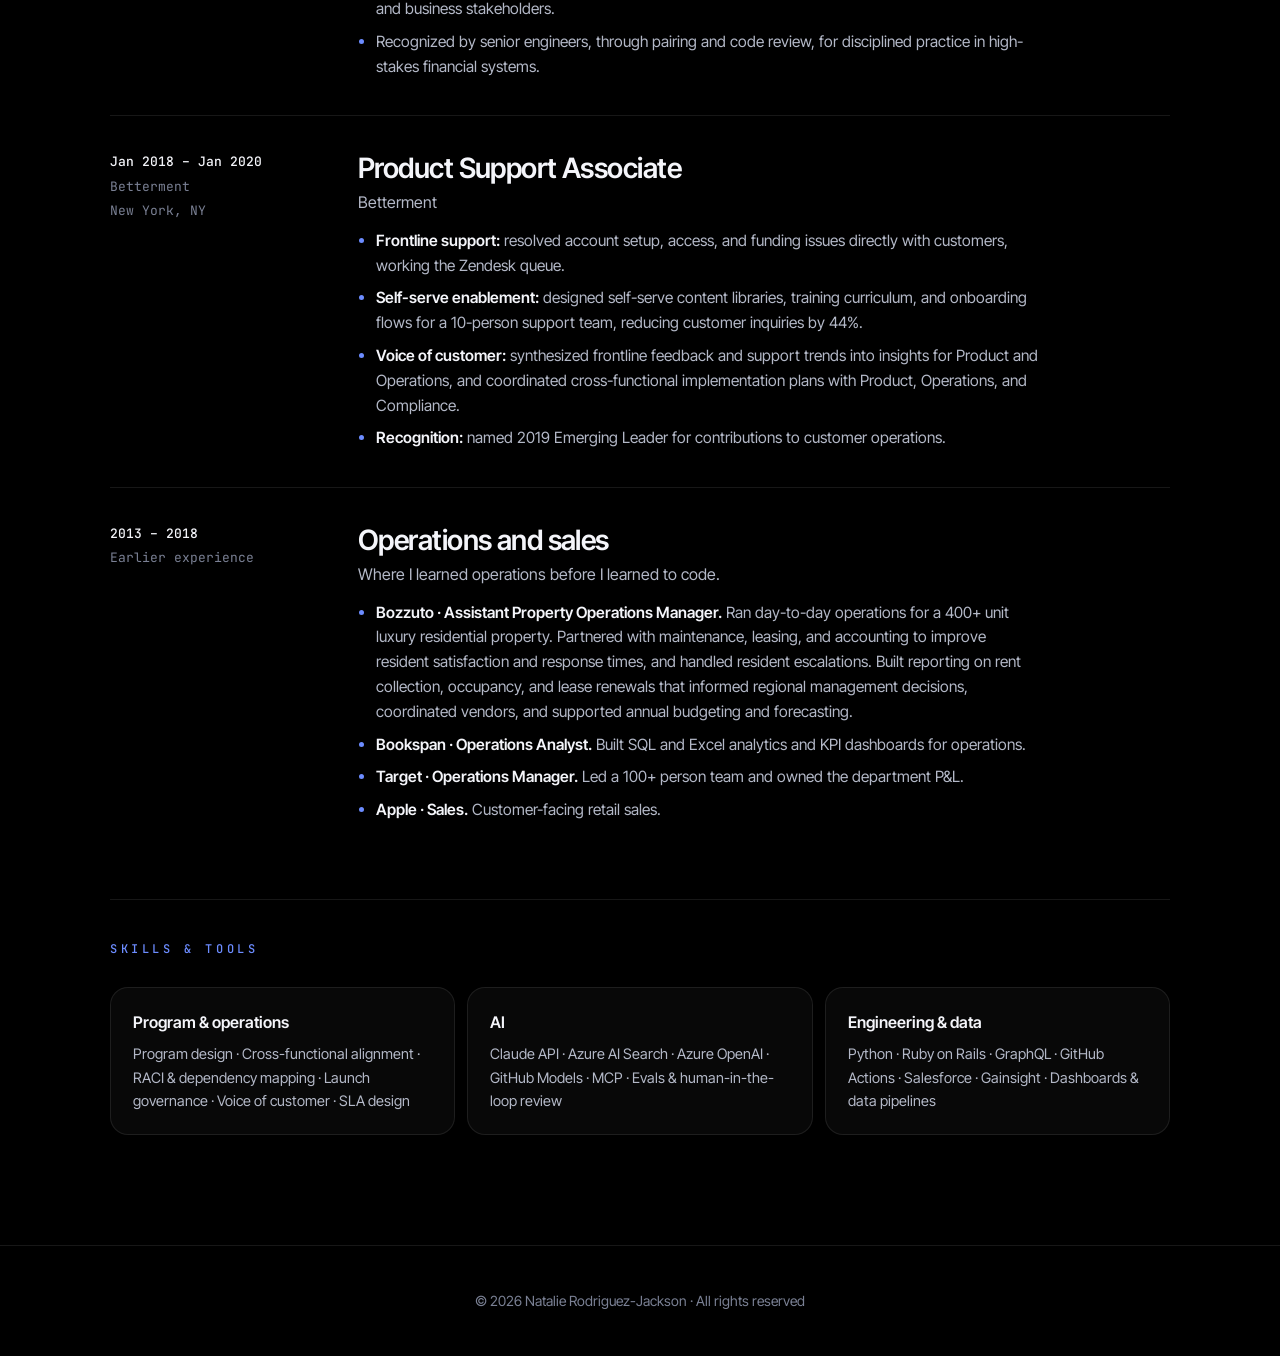
<file: resume/index.html>
<!doctype html>
<html lang="en">
<head>
  <meta charset="utf-8">
  <meta name="viewport" content="width=device-width, initial-scale=1, viewport-fit=cover">
  <title>Resume · Natalie Rodriguez-Jackson</title>
  <meta name="description" content="Resume of Natalie Rodriguez-Jackson, Senior Program Manager, Product Operations.">
  <link rel="icon" href="data:image/svg+xml,%3Csvg xmlns='http://www.w3.org/2000/svg' viewBox='0 0 32 32'%3E%3Crect width='32' height='32' rx='8' fill='%230A0A0A'/%3E%3Ctext x='7' y='23' font-family='Arial' font-weight='700' font-size='18' fill='%23fff'%3En%3C/text%3E%3Ccircle cx='24' cy='21' r='2.6' fill='%236C8CFF'/%3E%3C/svg%3E">
  <link rel="preconnect" href="https://fonts.googleapis.com">
  <link rel="preconnect" href="https://fonts.gstatic.com" crossorigin>
  <link rel="stylesheet" href="https://fonts.googleapis.com/css2?family=Inter+Tight:ital,wght@0,400;0,500;0,600;1,500;1,600&family=JetBrains+Mono:wght@400;500&display=swap">
  <link rel="stylesheet" href="../assets/css/site.css?v=13">
</head>
<body>

<header class="top">
  <div class="row">
    <span class="top-spacer" aria-hidden="true"></span>
    <nav class="pill" aria-label="Site">
      <a href="../#about">About</a>
      <a href="../#services">Work</a>
      <a class="on" href="./">Resume</a>
      <a href="../#journey">Journey</a>
      <a href="../writing/">Projects</a>
      <a href="../#contact">Contact</a>
    </nav>
    <div class="socials">
      <a class="circ" href="https://www.linkedin.com/in/natalierj/" target="_blank" rel="noopener" aria-label="LinkedIn"><svg class="i" style="width:15px;height:15px"><use href="#i-li"/></svg></a>
      <a class="circ" href="https://github.com/natalie-jackson" target="_blank" rel="noopener" aria-label="GitHub"><svg class="i" style="width:15px;height:15px"><use href="#i-gh"/></svg></a>
    </div>
  </div>
</header>

<main class="wrap resume">
  <section class="page-head">
    <a class="back" href="../"><svg class="i"><use href="#i-right"/></svg>Back to portfolio</a>
    <span class="eyebrow">/ Resume</span>
    <h1 class="page-title" style="margin-top:18px">Natalie Rodriguez-Jackson</h1>
    <div class="rv-contact">
      <a href="https://www.linkedin.com/in/natalierj/" target="_blank" rel="noopener"><svg class="i"><use href="#i-li"/></svg>linkedin.com/in/natalierj</a>
      <span><svg class="i"><use href="#i-mail"/></svg>natalierodriguezjackson@gmail.com</span>
    </div>
  </section>

  <section class="rv-sec" aria-labelledby="exp">
    <h2 class="rv-h" id="exp">Experience</h2>

    <!-- GITHUB -->
    <article class="rv-job">
      <div class="rv-when">
        <div class="dates">Mar 2022 – Jul 2026</div>
        <div>GitHub / Microsoft</div>
        <div>CoreAI</div>
        <div>New York · Remote</div>
      </div>
      <div class="rv-body">
        <h3>Senior Program Manager, Product Operations</h3>
        <p class="rv-org">GitHub / Microsoft · CoreAI</p>
        <p class="rolesum">I sat between Revenue, Product, Engineering, and Legal and owned the programs that connected them: launch governance for new AI models, access control for restricted AI capabilities, the system that turned enterprise customer feedback into roadmap work, and the community and support channel that served developers directly.</p>

        <div class="group">
          <p class="eyebrow">Role scope</p>
          <ul class="plain">
            <li><strong>Product lifecycle process:</strong> managed the product lifecycle process for my product area and advised PMs on moving through each step, from intake and prioritization to launch review and post-launch follow-up.</li>
            <li><strong>Quantifying customer problems:</strong> collected and quantified product challenges from enterprise feedback and customer conversations, tying each to account and ARR data so Product and Engineering could weigh them in future development (see <a href="#hpf">HPF</a> and <a href="#dashboards">ARR dashboards</a>).</li>
            <li><strong>Roadmap and planning:</strong> facilitated roadmap and planning updates across multiple product areas, in step with GitHub's wider annual and quarterly planning rhythms.</li>
            <li><strong>Release and launch readiness:</strong> ran readiness for betas, early access, and staged rollouts of new AI models and capabilities, making sure customer-facing teams had the information, playbooks, and escalation paths to support them (see <a href="#model-gating">Model Gating</a> and <a href="#laf">LAF</a>).</li>
            <li><strong>Shared process and tools:</strong> drove adoption of shared Product Operations processes and tooling, including the HPF automation suite and the Unwrap rollout, and recommended where the wider team's processes should improve.</li>
            <li><strong>Cross-team alignment:</strong> created alignment between Product teams and partners in Engineering, Go-To-Market, Sales, Legal, and Responsible AI.</li>
            <li><strong>Measuring success:</strong> defined the success and health metrics for my area, made them visible in shared dashboards and recurring readouts, and turned them into recommended actions.</li>
          </ul>
        </div>

        <!-- AI GOVERNANCE -->
        <div class="group">
          <p class="eyebrow">AI governance</p>

          <div class="proj" id="model-gating">
            <h4>Model Gating for Microsoft Copilot <em>· Technical Program Lead</em></h4>
            <p class="what">The system and decision process that controlled which customers could access new AI models in Microsoft Copilot at launch, and when.</p>
            <dl>
              <dt>The problem</dt>
              <dd>Every new model launch pulled in Engineering, Product, and Legal with competing priorities: ship velocity, safety guardrails, and compliance. Without one framework, launch decisions were made ad hoc and differently each time.</dd>
              <dt>What I did</dt>
              <dd><ul>
                <li>Led a distributed team of 5 engineers across 4 time zones building the gating system that controls access to new AI models at launch.</li>
                <li>Owned requirements, milestones, dependency maps, and release coordination for each launch.</li>
                <li>Built a shared decision framework and a go/no-go run-of-show covering readiness criteria, risks, dependencies, success metrics, and named owners, so every launch ran the same way regardless of who was in the room.</li>
                <li>Ran weekly launch reviews with PMs, Support, Sales, and Legal, and ongoing and annual roadmapping across multiple product areas.</li>
                <li>Reported release readiness across the developer AI portfolio, calibrating status from engineering updates up to executive-facing readiness reports.</li>
                <li>Wrote the SOPs, run-of-show documents, and training that stakeholders followed in practice.</li>
              </ul></dd>
              <dt>Outcome</dt>
              <dd>25+ stakeholders across Engineering, Product, and Legal aligned on one repeatable launch process, replacing case-by-case launch decisions.</dd>
              <dt>Partners</dt>
              <dd><div class="chips"><span class="chip">Engineering</span><span class="chip">Product</span><span class="chip">Legal / CELA</span><span class="chip">Responsible AI</span><span class="chip">Support</span><span class="chip">Sales</span></div></dd>
            </dl>
          </div>

          <div class="proj" id="laf">
            <h4>Limited Access Framework (LAF) <em>· Program owner, built from scratch</em></h4>
            <p class="what">GitHub's program for granting, tracking, and auditing customer access to restricted AI capabilities in Microsoft Copilot before broad release.</p>
            <dl>
              <dt>The problem</dt>
              <dd>Restricted AI capabilities needed a controlled path to customers, with Legal and Responsible AI review, a reliable way to provision access, and a plan for when something went wrong. None of that existed as a program.</dd>
              <dt>What I did</dt>
              <dd><ul>
                <li>Took the program from a blank slate to execution and stood up three parallel workstreams: <strong>approval procedures</strong>, <strong>engineering implementation</strong>, and <strong>incident response</strong>.</li>
                <li>Set RACI ownership and dependency maps across Legal / CELA, Responsible AI, Engineering, and Risk.</li>
                <li>Owned the approval, access-provisioning, and audit workflows, with enforced SLAs and an auditable record of who received access and why.</li>
                <li>Wrote the playbook account teams used to onboard customers, and ran the enablement and training that got teams shipping with confidence.</li>
                <li>Iterated the templates and workflows from team feedback, then handed steady-state operation to partner teams.</li>
              </ul></dd>
              <dt>Outcome</dt>
              <dd>3,500+ organizations evaluated through the approval process, giving product teams refinement signals before broad release.</dd>
              <dt>Partners</dt>
              <dd><div class="chips"><span class="chip">Legal / CELA</span><span class="chip">Responsible AI</span><span class="chip">Engineering</span><span class="chip">Risk</span><span class="chip">Account teams</span></div></dd>
            </dl>
          </div>
        </div>

        <!-- FEEDBACK ECOSYSTEM -->
        <div class="group">
          <p class="eyebrow">Feedback ecosystem</p>
          <p class="intro">I redesigned how GitHub took in and acted on customer feedback: consolidating fragmented channels, giving urgent requests an owner and an SLA, and closing the loop with the field when things shipped.</p>

          <div class="proj" id="hpf">
            <h4>High Priority Feedback (HPF) <em>· Designed and ran from scratch</em></h4>
            <p class="what">The end-to-end intake-to-shipping system that took urgent enterprise customer requests from Sales, CSMs, and Support and got them in front of the right engineering team.</p>
            <dl>
              <dt>The problem</dt>
              <dd>Urgent Revenue-side escalations had no owner and no path into Product. Requests landed in different channels, sat without context, and the field never heard back.</dd>
              <dt>What I did</dt>
              <dd><ul>
                <li>Secured executive sponsorship and designed a governed operating model between Revenue and Product, with defined SLAs, an auditable triage board, and escalation paths to a named engineering owner with full customer context.</li>
                <li>Built the structured intake: categories, required fields, and validation rules so bugs, feature requests, customer context, and deal data could be compared and prioritized.</li>
                <li>Ran the operating rhythm: weekly triage, escalation review, and weekly account health and risk readouts to product leadership.</li>
                <li>Reported shipped wins back to customer-facing teams so they could tell customers what changed.</li>
                <li>Wrote roadmap and vision documents for VP leadership on where the feedback system should go next.</li>
              </ul></dd>
              <dt>Outcome</dt>
              <dd>1,000+ enterprise signals connected to product roadmaps and tied to nominated ARR, and 170 high-priority product changes shipped in 18 months.</dd>
            </dl>
          </div>

          <div class="proj" id="hpf-auto">
            <h4>HPF automation suite <em>· Product owner and builder</em></h4>
            <p class="what">The automation layer that kept the HPF board accurate and moving without manual chasing.</p>
            <dl>
              <dt>What it did</dt>
              <dd><ul>
                <li><strong>SLA tracking:</strong> timed each request against its SLA and flagged breaches before they happened.</li>
                <li><strong>Board hygiene:</strong> caught missing fields, stale items, and mis-routed requests.</li>
                <li><strong>PM notifications:</strong> told the owning PM when a request needed action.</li>
                <li><strong>CRM context:</strong> pulled account and renewal data from Salesforce and Gainsight onto each request.</li>
              </ul></dd>
              <dt>How I ran it</dt>
              <dd>Built it with AI-assisted scripting on GitHub Actions, and ran sprint planning and reviews with a team of four automation engineers.</dd>
              <dt>Outcome</dt>
              <dd>SLA attainment rose from 52% to 92%, and the tooling was adopted by 250+ users across Product, Engineering, and Go-To-Market.</dd>
              <dt>Stack</dt>
              <dd><div class="chips"><span class="chip">GitHub Actions</span><span class="chip">AI-assisted scripting</span><span class="chip">Salesforce</span><span class="chip">Gainsight</span><span class="chip">GitHub Projects</span></div></dd>
            </dl>
          </div>

          <div class="proj" id="signal-match">
            <h4>Signal Match <em>· Designed and built</em></h4>
            <p class="what">A production AI system that matched customer feedback to existing issues and shipped releases, so the field knew when a request was already being worked on or had shipped.</p>
            <dl>
              <dt>The problem</dt>
              <dd>Across a repository of 12,000+ issues, nobody could reliably tell whether a new customer request duplicated something already tracked, or whether a release had just solved it.</dd>
              <dt>What I did</dt>
              <dd><ul>
                <li>Designed semantic matching on Azure AI Search with GitHub Models / Azure OpenAI, using MCP for tool access.</li>
                <li>Built it safety-first: human-in-the-loop review, validation, and confidence scoring, so no match reached a customer-facing team unreviewed.</li>
                <li>Defined the routing logic, review workflow, and quality guardrails, and iterated the instructions and matching rules from real usage.</li>
                <li>Worked through three architectural pivots to eliminate hallucinated matches.</li>
              </ul></dd>
              <dt>Outcome</dt>
              <dd>6,000+ issues processed live in production, closing the loop between launches and roadmap prioritization.</dd>
              <dt>Stack</dt>
              <dd><div class="chips"><span class="chip">Azure AI Search</span><span class="chip">Azure OpenAI</span><span class="chip">GitHub Models</span><span class="chip">MCP</span><span class="chip">Human-in-the-loop review</span></div></dd>
            </dl>
          </div>

          <div class="proj" id="dashboards">
            <h4>ARR dashboards and data pipelines</h4>
            <p class="what">The reporting layer that tied customer feedback to revenue, so leadership could see which accounts were at risk and why.</p>
            <dl>
              <dt>What I did</dt>
              <dd><ul>
                <li>Built data pipelines and self-serve dashboards joining feedback data with account and renewal data.</li>
                <li>Defined the health metrics leadership used to track risk, and delivered weekly, monthly, and quarterly readouts that turned usage, feedback themes, and retention signals into recommendations.</li>
                <li>Owned the source of truth for quarterly leadership reporting on account health and program performance.</li>
              </ul></dd>
              <dt>Outcome</dt>
              <dd>Gave leadership a single view of ARR and at-risk renewals tied to customer feedback, which led to a revised triage process.</dd>
            </dl>
          </div>

          <div class="proj" id="unwrap">
            <h4>Unwrap evaluation and launch</h4>
            <p class="what">Bringing an AI customer-intelligence platform to product teams across GitHub and Microsoft.</p>
            <dl>
              <dt>What I did</dt>
              <dd><ul>
                <li>Ran a build-vs-buy evaluation comparing an internal NLP approach with Unwrap AI; leadership adopted my recommendation.</li>
                <li>Scoped, evaluated, and launched the platform across GitHub and Microsoft, including a Slack integration.</li>
                <li>Created and ran feedback newsletters that put top customer themes in front of product and engineering leadership.</li>
              </ul></dd>
              <dt>Outcome</dt>
              <dd>The Slack integration was adopted by 160+ PMs.</dd>
            </dl>
          </div>

          <div class="proj" id="enablement">
            <h4>Field enablement and playbooks</h4>
            <p class="what">Teaching the field how to submit signals and escalate, and showing up in customer conversations to hear the problems firsthand.</p>
            <dl>
              <dt>What I did</dt>
              <dd><ul>
                <li>Built the playbook hub and trained roughly 200 CSMs, CX, and field sales team members on signal submission and escalation.</li>
                <li>Joined 100+ enterprise customer conversations alongside CSMs, CSAs, and Sales, from early access through post-GA, bringing customer context back into prioritization.</li>
              </ul></dd>
            </dl>
          </div>
        </div>

        <!-- COMMUNITY -->
        <div class="group">
          <p class="eyebrow">Community program</p>

          <div class="proj" id="community">
            <h4>GitHub Community program</h4>
            <p class="what">GitHub's public community and support channel for developers.</p>
            <dl>
              <dt>What I did</dt>
              <dd><ul>
                <li>Migrated the community from Discord to GitHub Community Discussions.</li>
                <li>Wrote weekly summaries and monthly analyses for Revenue and Product Support leadership, and presented at monthly reviews.</li>
              </ul></dd>
              <dt>Outcome</dt>
              <dd>Monthly engaged community users grew from 5,000 to 48,000.</dd>
            </dl>
          </div>

          <div class="proj" id="moderation">
            <h4>Trust and Safety content moderation <em>· 18 months</em></h4>
            <p class="what">A formal, documented responsibility in partnership with GitHub's Trust and Safety team.</p>
            <dl>
              <dt>What I did</dt>
              <dd><ul>
                <li>Reviewed and actioned text, image, URL, and media content against GitHub's Terms of Service, across malware, phishing, intellectual property, private information, hate speech, harassment, and spam.</li>
                <li>Documented evidence and rationale for each decision, and attended calibration sessions to keep enforcement consistent.</li>
                <li>Managed ticketing and moderation queues so the highest-risk cases were handled first, and escalated child-safety cases through Legal and Trust and Safety channels.</li>
              </ul></dd>
            </dl>
          </div>
        </div>
      </div>
    </article>

    <!-- BETTERMENT SWE -->
    <article class="rv-job">
      <div class="rv-when">
        <div class="dates">Jan 2020 – Jan 2022</div>
        <div>Betterment</div>
        <div>New York, NY</div>
      </div>
      <div class="rv-body">
        <h3>Software Engineer I</h3>
        <p class="rv-org">Betterment · Regulated consumer fintech (investing and cash)</p>
        <ul class="plain">
          <li>Shipped production features across the full Ruby on Rails stack, including GraphQL APIs, on an Agile team.</li>
          <li>Worked under strict code review, automated testing, and regulatory oversight, in systems where changes touched customer money.</li>
          <li>Debugged complex issues across models, controllers, and views in a large, mature codebase.</li>
          <li>Wrote and executed test cases for new features and system updates.</li>
          <li>Translated operational and business needs into technical requirements, working between engineers and business stakeholders.</li>
          <li>Recognized by senior engineers, through pairing and code review, for disciplined practice in high-stakes financial systems.</li>
        </ul>
      </div>
    </article>

    <!-- BETTERMENT PSA -->
    <article class="rv-job">
      <div class="rv-when">
        <div class="dates">Jan 2018 – Jan 2020</div>
        <div>Betterment</div>
        <div>New York, NY</div>
      </div>
      <div class="rv-body">
        <h3>Product Support Associate</h3>
        <p class="rv-org">Betterment</p>
        <ul class="plain">
          <li><strong>Frontline support:</strong> resolved account setup, access, and funding issues directly with customers, working the Zendesk queue.</li>
          <li><strong>Self-serve enablement:</strong> designed self-serve content libraries, training curriculum, and onboarding flows for a 10-person support team, reducing customer inquiries by 44%.</li>
          <li><strong>Voice of customer:</strong> synthesized frontline feedback and support trends into insights for Product and Operations, and coordinated cross-functional implementation plans with Product, Operations, and Compliance.</li>
          <li><strong>Recognition:</strong> named 2019 Emerging Leader for contributions to customer operations.</li>
        </ul>
      </div>
    </article>

    <!-- EARLIER -->
    <article class="rv-job">
      <div class="rv-when">
        <div class="dates">2013 – 2018</div>
        <div>Earlier experience</div>
      </div>
      <div class="rv-body">
        <h3>Operations and sales</h3>
        <p class="rv-org">Where I learned operations before I learned to code.</p>
        <ul class="plain">
          <li><strong>Bozzuto · Assistant Property Operations Manager.</strong> Ran day-to-day operations for a 400+ unit luxury residential property. Partnered with maintenance, leasing, and accounting to improve resident satisfaction and response times, and handled resident escalations. Built reporting on rent collection, occupancy, and lease renewals that informed regional management decisions, coordinated vendors, and supported annual budgeting and forecasting.</li>
          <li><strong>Bookspan · Operations Analyst.</strong> Built SQL and Excel analytics and KPI dashboards for operations.</li>
          <li><strong>Target · Operations Manager.</strong> Led a 100+ person team and owned the department P&amp;L.</li>
          <li><strong>Apple · Sales.</strong> Customer-facing retail sales.</li>
        </ul>
      </div>
    </article>
  </section>

  <section class="rv-sec">
    <h2 class="rv-h">Skills &amp; tools</h2>
    <div class="rv-skills">
      <div><h5>Program &amp; operations</h5><p>Program design · Cross-functional alignment · RACI &amp; dependency mapping · Launch governance · Voice of customer · SLA design</p></div>
      <div><h5>AI</h5><p>Claude API · Azure AI Search · Azure OpenAI · GitHub Models · MCP · Evals &amp; human-in-the-loop review</p></div>
      <div><h5>Engineering &amp; data</h5><p>Python · Ruby on Rails · GraphQL · GitHub Actions · Salesforce · Gainsight · Dashboards &amp; data pipelines</p></div>
    </div>
  </section>
</main>

<footer>
  <div class="wrap">
    <span>© 2026 Natalie Rodriguez-Jackson · All rights reserved</span>
  </div>
</footer>

<script src="../assets/js/site.js?v=14"></script>
<script data-goatcounter="https://natalie-rodriguez.goatcounter.com/count" async src="//gc.zgo.at/count.js"></script>
</body>
</html>
</file>
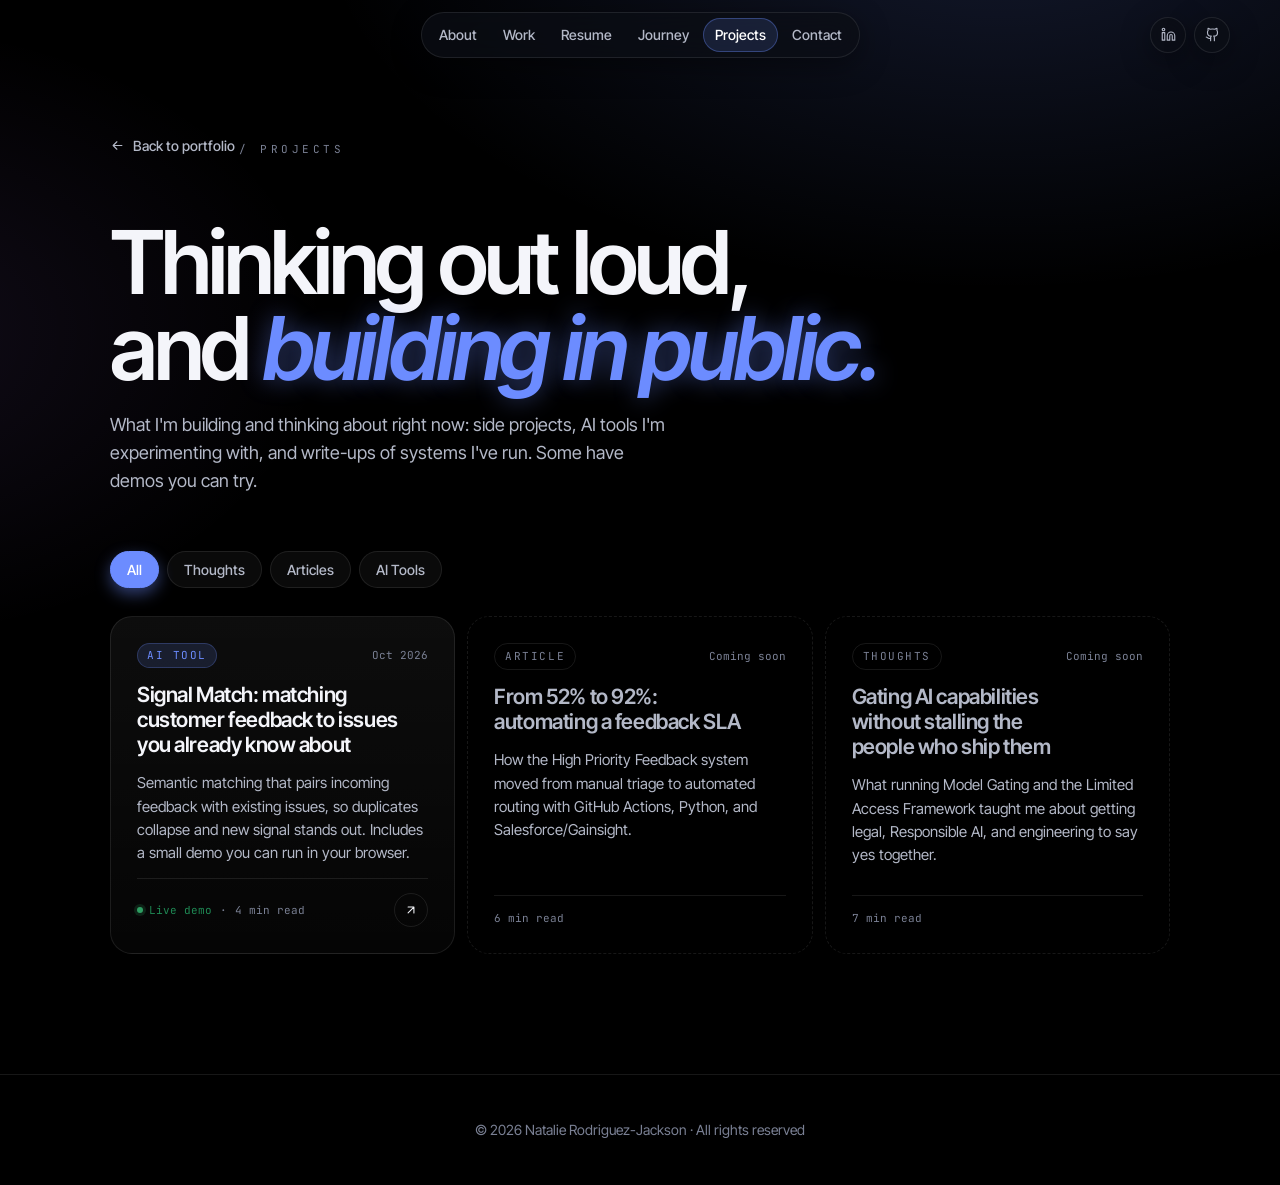
<file: writing/index.html>
<!doctype html>
<html lang="en">
<head>
  <meta charset="utf-8">
  <meta name="viewport" content="width=device-width, initial-scale=1, viewport-fit=cover">
  <title>Projects · Natalie Rodriguez-Jackson</title>
  <meta name="description" content="Side projects, AI experiments, and a running build log from Natalie Rodriguez-Jackson.">
  <link rel="icon" href="data:image/svg+xml,%3Csvg xmlns='http://www.w3.org/2000/svg' viewBox='0 0 32 32'%3E%3Crect width='32' height='32' rx='8' fill='%230A0A0A'/%3E%3Ctext x='7' y='23' font-family='Arial' font-weight='700' font-size='18' fill='%23fff'%3En%3C/text%3E%3Ccircle cx='24' cy='21' r='2.6' fill='%236C8CFF'/%3E%3C/svg%3E">
  <link rel="preconnect" href="https://fonts.googleapis.com">
  <link rel="preconnect" href="https://fonts.gstatic.com" crossorigin>
  <link rel="stylesheet" href="https://fonts.googleapis.com/css2?family=Inter+Tight:ital,wght@0,400;0,500;0,600;1,500;1,600&family=JetBrains+Mono:wght@400;500&display=swap">
  <link rel="stylesheet" href="../assets/css/site.css?v=13">
</head>
<body>

<header class="top">
  <div class="row">
    <span class="top-spacer" aria-hidden="true"></span>
    <nav class="pill" aria-label="Site">
      <a href="../#about">About</a>
      <a href="../#services">Work</a>
      <a href="../resume/">Resume</a>
      <a href="../#journey">Journey</a>
      <a class="on" href="./">Projects</a>
      <a href="../#contact">Contact</a>
    </nav>
    <div class="socials">
      <a class="circ" href="https://www.linkedin.com/in/natalierj/" target="_blank" rel="noopener" aria-label="LinkedIn"><svg class="i" style="width:15px;height:15px"><use href="#i-li"/></svg></a>
      <a class="circ" href="https://github.com/natalie-jackson" target="_blank" rel="noopener" aria-label="GitHub"><svg class="i" style="width:15px;height:15px"><use href="#i-gh"/></svg></a>
    </div>
  </div>
</header>

<main>
  <section class="page-head wrap">
    <a class="back" href="../"><svg class="i"><use href="#i-right"/></svg>Back to portfolio</a>
    <span class="eyebrow">/ Projects</span>
    <h1 class="page-title" style="margin-top:18px">Thinking out loud, and <em>building in public.</em></h1>
    <p class="page-sub">What I'm building and thinking about right now: side projects, AI tools I'm experimenting with, and write-ups of systems I've run. Some have demos you can try.</p>
  </section>

  <section class="wrap" style="padding-bottom:clamp(72px,10vw,120px)">
    <div class="tabs" role="tablist" aria-label="Filter posts">
      <button role="tab" id="w-all" data-filter="all" aria-selected="true">All</button>
      <button role="tab" id="w-essay" data-filter="essay" aria-selected="false">Thoughts</button>
      <button role="tab" id="w-article" data-filter="article" aria-selected="false">Articles</button>
      <button role="tab" id="w-tool" data-filter="tool" aria-selected="false">AI Tools</button>
    </div>
    <div class="posts" data-posts data-base="../"></div>
  </section>
</main>

<footer>
  <div class="wrap">
    <span>© 2026 Natalie Rodriguez-Jackson · All rights reserved</span>
  </div>
</footer>

<script src="../assets/js/posts.js?v=11"></script>
<script src="../assets/js/site.js?v=14"></script>
<script data-goatcounter="https://natalie-rodriguez.goatcounter.com/count" async src="//gc.zgo.at/count.js"></script>
</body>
</html>
</file>
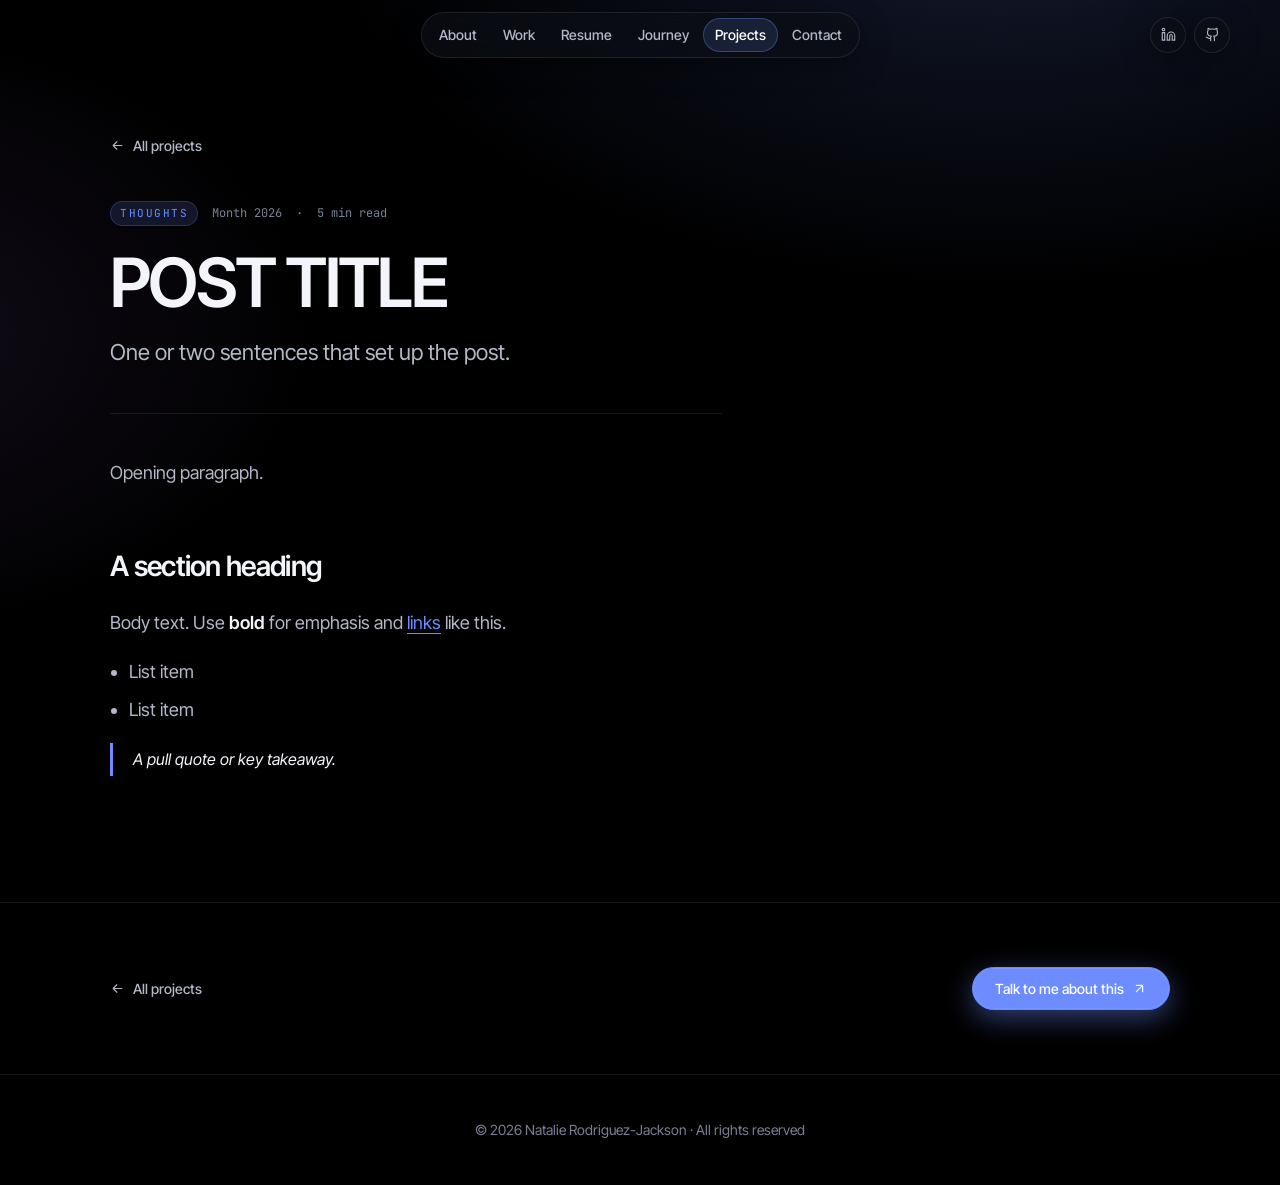
<file: writing/_template.html>
<!doctype html>
<html lang="en">
<!--
  POST TEMPLATE
  1. Copy this file to writing/<your-slug>.html
  2. Fill in the title, description, meta line, and body below
  3. Add a matching entry to assets/js/posts.js (status: "live")
  Files starting with "_" are never linked from the site.
-->
<head>
  <meta charset="utf-8">
  <meta name="viewport" content="width=device-width, initial-scale=1, viewport-fit=cover">
  <title>POST TITLE · Natalie Rodriguez-Jackson</title>
  <meta name="description" content="One sentence describing the post.">
  <link rel="icon" href="data:image/svg+xml,%3Csvg xmlns='http://www.w3.org/2000/svg' viewBox='0 0 32 32'%3E%3Crect width='32' height='32' rx='8' fill='%230A0A0A'/%3E%3Ctext x='7' y='23' font-family='Arial' font-weight='700' font-size='18' fill='%23fff'%3En%3C/text%3E%3Ccircle cx='24' cy='21' r='2.6' fill='%236C8CFF'/%3E%3C/svg%3E">
  <link rel="preconnect" href="https://fonts.googleapis.com">
  <link rel="preconnect" href="https://fonts.gstatic.com" crossorigin>
  <link rel="stylesheet" href="https://fonts.googleapis.com/css2?family=Inter+Tight:ital,wght@0,400;0,500;0,600;1,500;1,600&family=JetBrains+Mono:wght@400;500&display=swap">
  <link rel="stylesheet" href="../assets/css/site.css?v=13">
</head>
<body>

<header class="top">
  <div class="row">
    <span class="top-spacer" aria-hidden="true"></span>
    <nav class="pill" aria-label="Site">
      <a href="../#about">About</a>
      <a href="../#services">Work</a>
      <a href="../resume/">Resume</a>
      <a href="../#journey">Journey</a>
      <a class="on" href="./">Projects</a>
      <a href="../#contact">Contact</a>
    </nav>
    <div class="socials">
      <a class="circ" href="https://www.linkedin.com/in/natalierj/" target="_blank" rel="noopener" aria-label="LinkedIn"><svg class="i" style="width:15px;height:15px"><use href="#i-li"/></svg></a>
      <a class="circ" href="https://github.com/natalie-jackson" target="_blank" rel="noopener" aria-label="GitHub"><svg class="i" style="width:15px;height:15px"><use href="#i-gh"/></svg></a>
    </div>
  </div>
</header>

<main class="wrap">
  <header class="art-head">
    <a class="back" href="./"><svg class="i"><use href="#i-right"/></svg>All projects</a>
    <!-- Kind: Thoughts | Article | AI Tool. Add <span class="live">Live demo</span> if there's a demo. -->
    <div class="art-meta"><span class="kind">Thoughts</span><span>Month 2026</span><span>·</span><span>5 min read</span></div>
    <h1 class="art-title">POST TITLE</h1>
    <p class="art-dek">One or two sentences that set up the post.</p>
  </header>

  <article class="prose">
    <p>Opening paragraph.</p>

    <h2>A section heading</h2>
    <p>Body text. Use <strong>bold</strong> for emphasis and <a href="https://example.com">links</a> like this.</p>
    <ul>
      <li>List item</li>
      <li>List item</li>
    </ul>
    <blockquote>A pull quote or key takeaway.</blockquote>

    <!-- Image: put files in assets/img/ -->
    <!-- <figure><img src="../assets/img/example.png" alt="Describe the image"><figcaption>Caption</figcaption></figure> -->

    <!-- Code:
    <pre><code>your code here</code></pre>
    -->
  </article>

  <!-- Optional live demo block. See writing/signal-match.html for a working example.
  <div class="card demo" id="my-demo">
    <div class="dh"><b>Demo name</b><span class="eyebrow">Runs in your browser</span></div>
    ...
  </div>
  -->
</main>

<section class="next">
  <div class="wrap">
    <a class="back" style="margin:0" href="./"><svg class="i"><use href="#i-right"/></svg>All projects</a>
    <a class="btn or" href="../#contact">Talk to me about this <svg class="i"><use href="#i-arrow"/></svg></a>
  </div>
</section>

<footer>
  <div class="wrap">
    <span>© 2026 Natalie Rodriguez-Jackson · All rights reserved</span>
  </div>
</footer>

<script src="../assets/js/site.js?v=14"></script>
<script data-goatcounter="https://natalie-rodriguez.goatcounter.com/count" async src="//gc.zgo.at/count.js"></script>
</body>
</html>
</file>
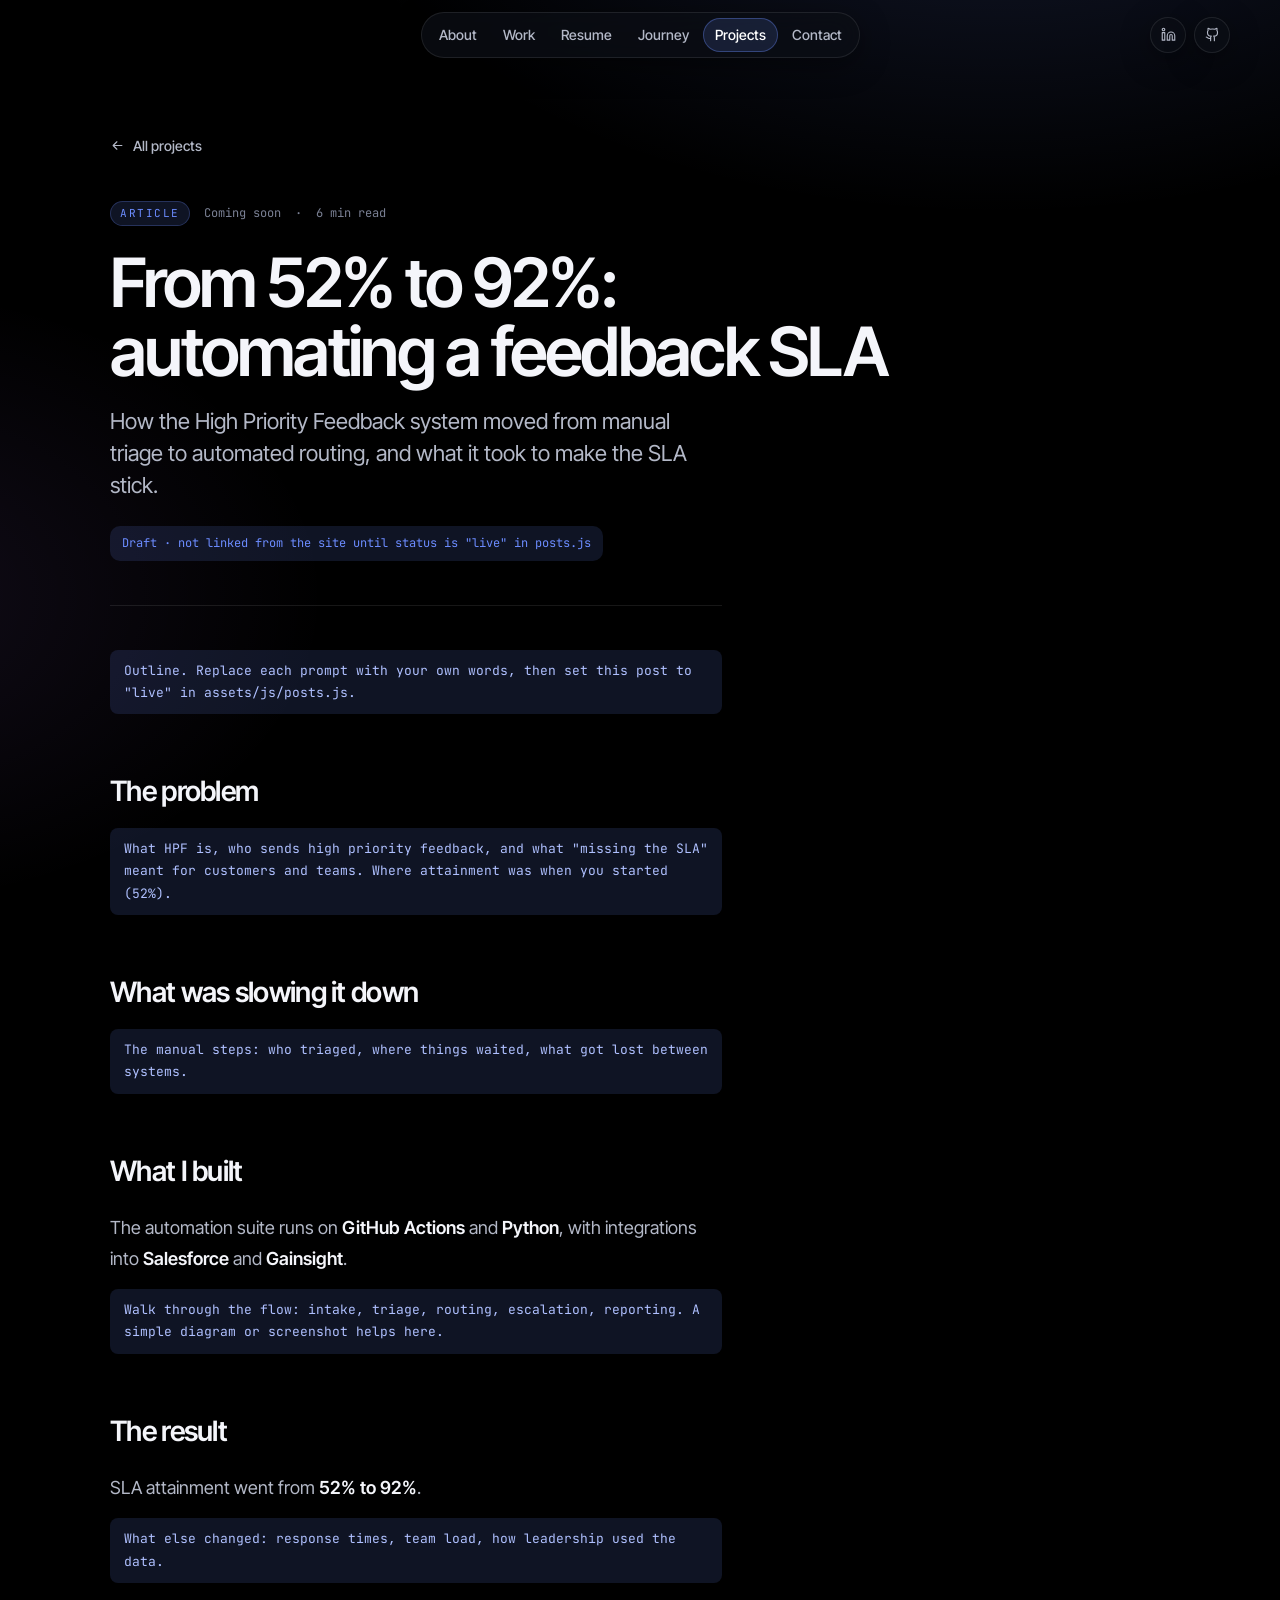
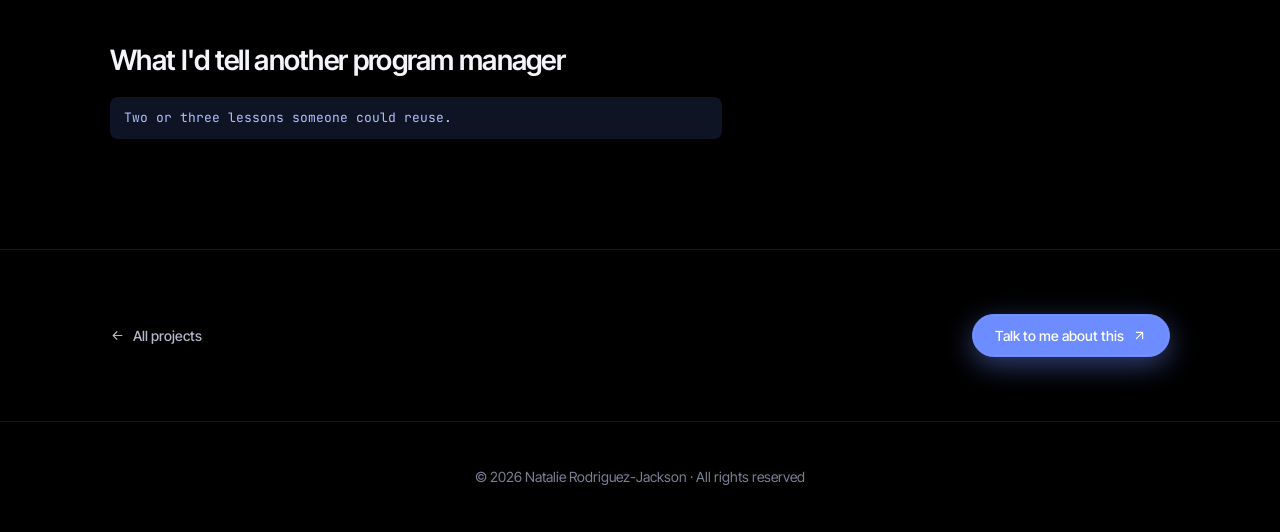
<file: writing/feedback-sla.html>
<!doctype html>
<html lang="en">
<head>
  <meta charset="utf-8">
  <meta name="viewport" content="width=device-width, initial-scale=1, viewport-fit=cover">
  <title>From 52% to 92%: automating a feedback SLA · Natalie Rodriguez-Jackson</title>
  <meta name="description" content="How the High Priority Feedback system moved from manual triage to automated routing.">
  <link rel="icon" href="data:image/svg+xml,%3Csvg xmlns='http://www.w3.org/2000/svg' viewBox='0 0 32 32'%3E%3Crect width='32' height='32' rx='8' fill='%230A0A0A'/%3E%3Ctext x='7' y='23' font-family='Arial' font-weight='700' font-size='18' fill='%23fff'%3En%3C/text%3E%3Ccircle cx='24' cy='21' r='2.6' fill='%236C8CFF'/%3E%3C/svg%3E">
  <link rel="preconnect" href="https://fonts.googleapis.com">
  <link rel="preconnect" href="https://fonts.gstatic.com" crossorigin>
  <link rel="stylesheet" href="https://fonts.googleapis.com/css2?family=Inter+Tight:ital,wght@0,400;0,500;0,600;1,500;1,600&family=JetBrains+Mono:wght@400;500&display=swap">
  <link rel="stylesheet" href="../assets/css/site.css?v=13">
</head>
<body>

<header class="top">
  <div class="row">
    <span class="top-spacer" aria-hidden="true"></span>
    <nav class="pill" aria-label="Site">
      <a href="../#about">About</a>
      <a href="../#services">Work</a>
      <a href="../resume/">Resume</a>
      <a href="../#journey">Journey</a>
      <a class="on" href="./">Projects</a>
      <a href="../#contact">Contact</a>
    </nav>
    <div class="socials">
      <a class="circ" href="https://www.linkedin.com/in/natalierj/" target="_blank" rel="noopener" aria-label="LinkedIn"><svg class="i" style="width:15px;height:15px"><use href="#i-li"/></svg></a>
      <a class="circ" href="https://github.com/natalie-jackson" target="_blank" rel="noopener" aria-label="GitHub"><svg class="i" style="width:15px;height:15px"><use href="#i-gh"/></svg></a>
    </div>
  </div>
</header>

<main class="wrap">
  <header class="art-head">
    <a class="back" href="./"><svg class="i"><use href="#i-right"/></svg>All projects</a>
    <!-- Kind: Thoughts | Article | AI Tool. Add <span class="live">Live demo</span> if there's a demo. -->
    <div class="art-meta"><span class="kind">Article</span><span>Coming soon</span><span>·</span><span>6 min read</span></div>
    <h1 class="art-title">From 52% to 92%: automating a feedback SLA</h1>
    <p class="art-dek">How the High Priority Feedback system moved from manual triage to automated routing, and what it took to make the SLA stick.</p>
    <div class="draft-note">Draft · not linked from the site until status is "live" in posts.js</div>
  </header>

  <article class="prose">
    <p class="todo">Outline. Replace each prompt with your own words, then set this post to "live" in assets/js/posts.js.</p>

    <h2>The problem</h2>
    <p class="todo">What HPF is, who sends high priority feedback, and what "missing the SLA" meant for customers and teams. Where attainment was when you started (52%).</p>

    <h2>What was slowing it down</h2>
    <p class="todo">The manual steps: who triaged, where things waited, what got lost between systems.</p>

    <h2>What I built</h2>
    <p>The automation suite runs on <strong>GitHub Actions</strong> and <strong>Python</strong>, with integrations into <strong>Salesforce</strong> and <strong>Gainsight</strong>.</p>
    <p class="todo">Walk through the flow: intake, triage, routing, escalation, reporting. A simple diagram or screenshot helps here.</p>

    <h2>The result</h2>
    <p>SLA attainment went from <strong>52% to 92%</strong>.</p>
    <p class="todo">What else changed: response times, team load, how leadership used the data.</p>

    <h2>What I'd tell another program manager</h2>
    <p class="todo">Two or three lessons someone could reuse.</p>
  </article>

</main>

<section class="next">
  <div class="wrap">
    <a class="back" style="margin:0" href="./"><svg class="i"><use href="#i-right"/></svg>All projects</a>
    <a class="btn or" href="../#contact">Talk to me about this <svg class="i"><use href="#i-arrow"/></svg></a>
  </div>
</section>

<footer>
  <div class="wrap">
    <span>© 2026 Natalie Rodriguez-Jackson · All rights reserved</span>
  </div>
</footer>

<script src="../assets/js/site.js?v=14"></script>
<script data-goatcounter="https://natalie-rodriguez.goatcounter.com/count" async src="//gc.zgo.at/count.js"></script>
</body>
</html>
</file>
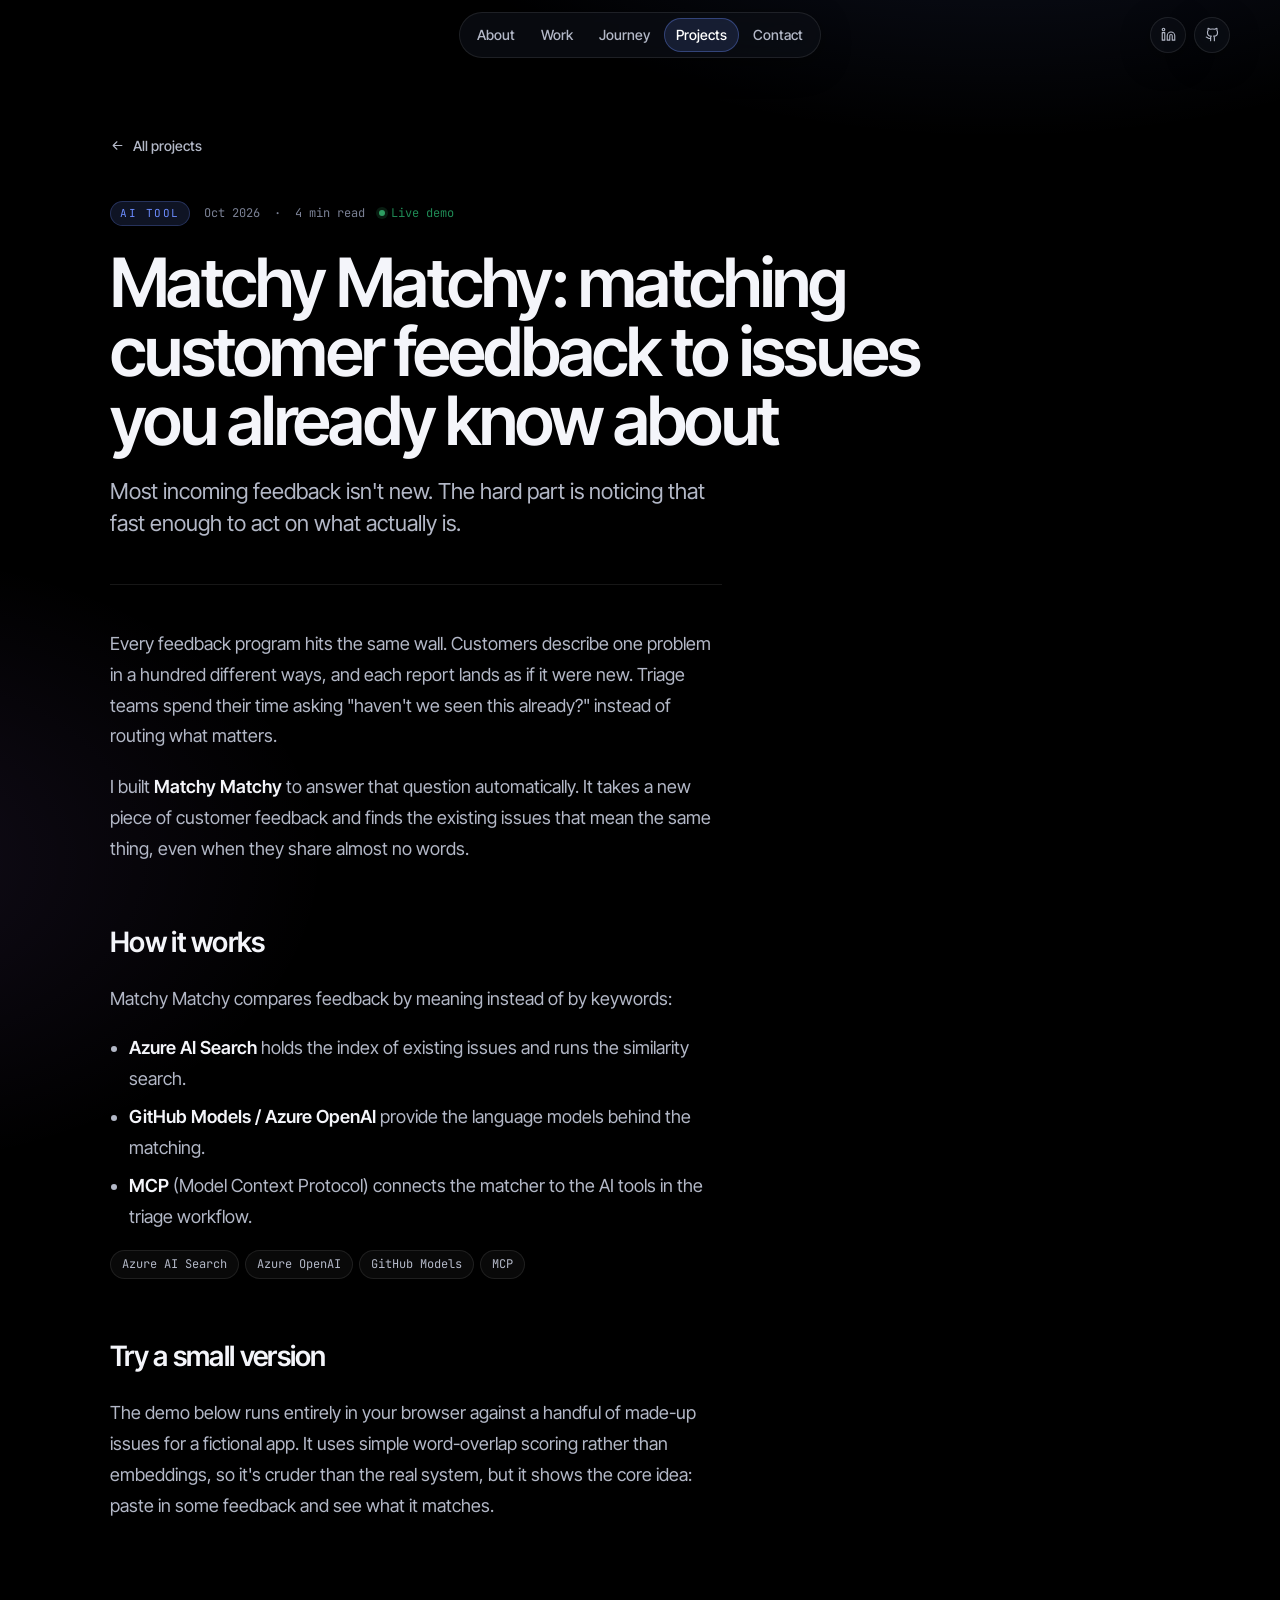
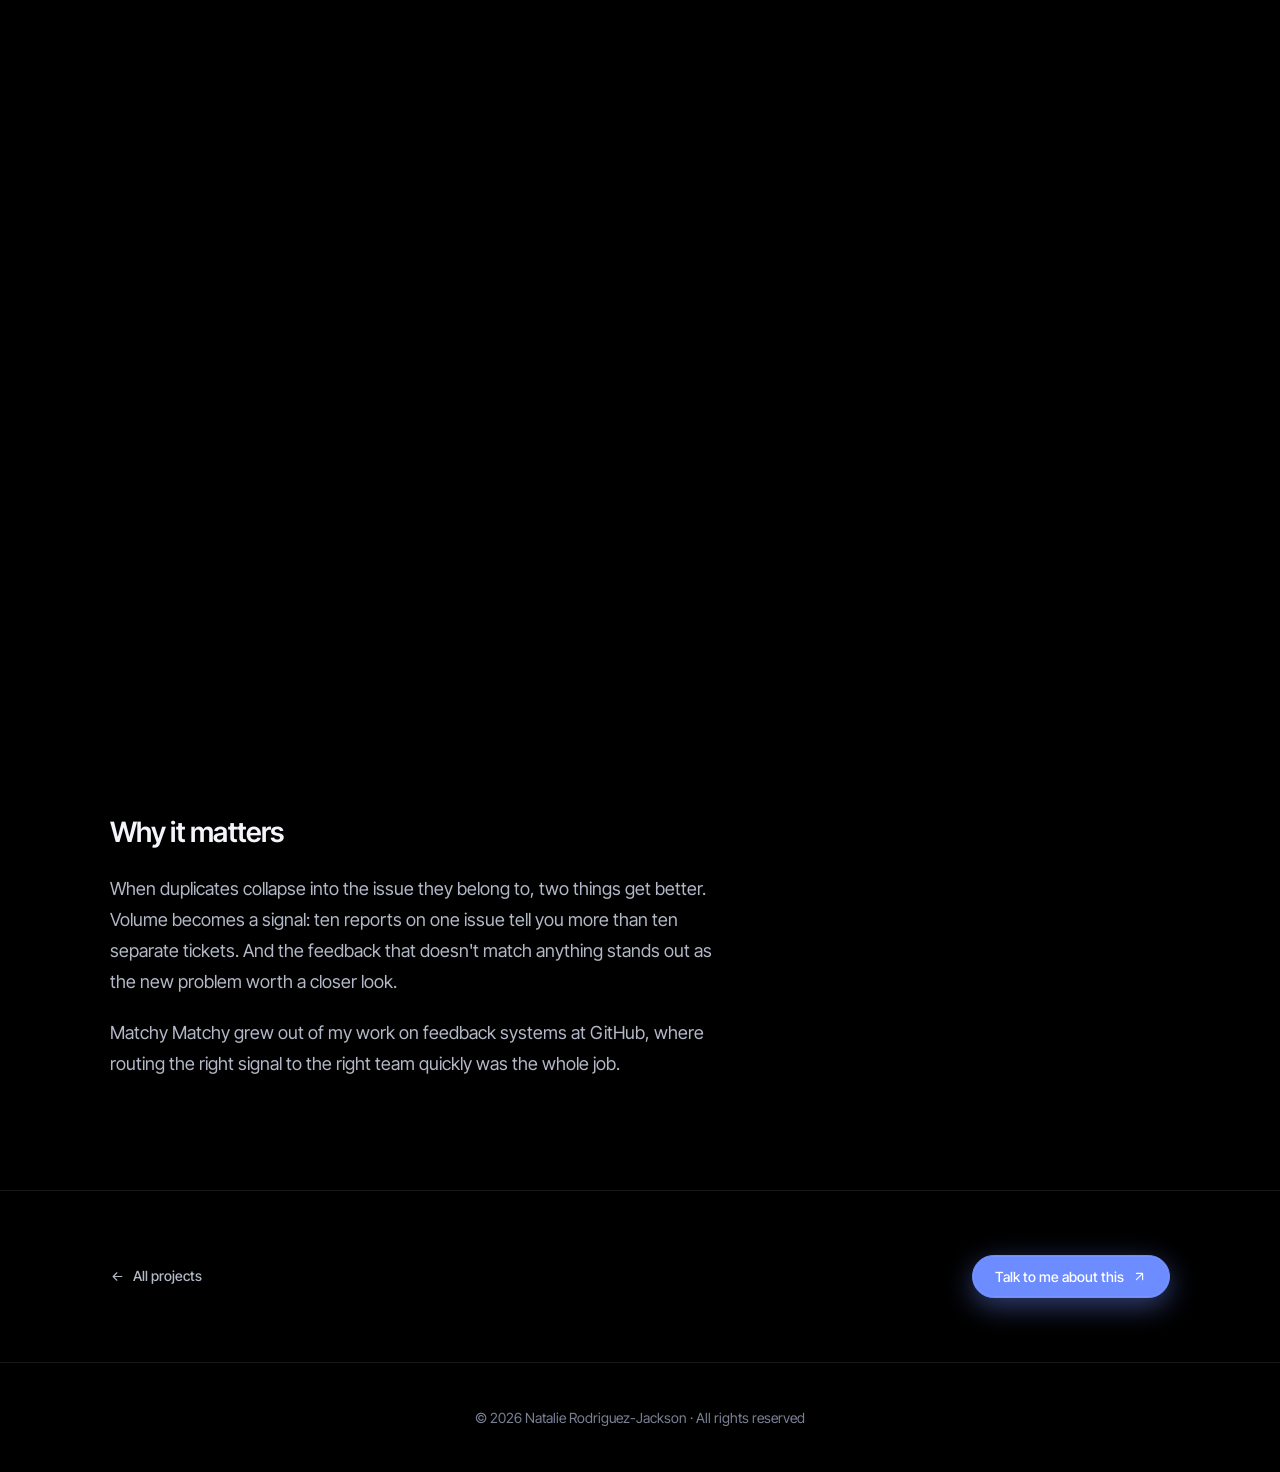
<file: writing/matchy-matchy.html>
<!doctype html>
<html lang="en">
<head>
  <meta charset="utf-8">
  <meta name="viewport" content="width=device-width, initial-scale=1, viewport-fit=cover">
  <title>Matchy Matchy · Natalie Rodriguez-Jackson</title>
  <meta name="description" content="Semantic matching that pairs incoming customer feedback with existing issues, with a small demo you can run in your browser.">
  <link rel="icon" href="data:image/svg+xml,%3Csvg xmlns='http://www.w3.org/2000/svg' viewBox='0 0 32 32'%3E%3Crect width='32' height='32' rx='8' fill='%230A0A0A'/%3E%3Ctext x='7' y='23' font-family='Arial' font-weight='700' font-size='18' fill='%23fff'%3En%3C/text%3E%3Ccircle cx='24' cy='21' r='2.6' fill='%236C8CFF'/%3E%3C/svg%3E">
  <link rel="preconnect" href="https://fonts.googleapis.com">
  <link rel="preconnect" href="https://fonts.gstatic.com" crossorigin>
  <link rel="stylesheet" href="https://fonts.googleapis.com/css2?family=Inter+Tight:ital,wght@0,400;0,500;0,600;1,500;1,600&family=JetBrains+Mono:wght@400;500&display=swap">
  <link rel="stylesheet" href="../assets/css/site.css?v=10">
</head>
<body>

<header class="top">
  <div class="row">
    <span class="top-spacer" aria-hidden="true"></span>
    <nav class="pill" aria-label="Site">
      <a href="../#about">About</a>
      <a href="../#services">Work</a>
      <a href="../#resume">Journey</a>
      <a class="on" href="./">Projects</a>
      <a href="../#contact">Contact</a>
    </nav>
    <div class="socials">
      <a class="circ" href="https://www.linkedin.com/in/natalierj/" target="_blank" rel="noopener" aria-label="LinkedIn"><svg class="i" style="width:15px;height:15px"><use href="#i-li"/></svg></a>
      <a class="circ" href="https://github.com/natalie-jackson" target="_blank" rel="noopener" aria-label="GitHub"><svg class="i" style="width:15px;height:15px"><use href="#i-gh"/></svg></a>
    </div>
  </div>
</header>

<main class="wrap">
  <header class="art-head">
    <a class="back" href="./"><svg class="i"><use href="#i-right"/></svg>All projects</a>
    <div class="art-meta"><span class="kind">AI Tool</span><span>Oct 2026</span><span>·</span><span>4 min read</span><span class="live">Live demo</span></div>
    <h1 class="art-title">Matchy Matchy: matching customer feedback to issues you already know about</h1>
    <p class="art-dek">Most incoming feedback isn't new. The hard part is noticing that fast enough to act on what actually is.</p>
  </header>

  <article class="prose">
    <p>Every feedback program hits the same wall. Customers describe one problem in a hundred different ways, and each report lands as if it were new. Triage teams spend their time asking "haven't we seen this already?" instead of routing what matters.</p>

    <p>I built <strong>Matchy Matchy</strong> to answer that question automatically. It takes a new piece of customer feedback and finds the existing issues that mean the same thing, even when they share almost no words.</p>

    <h2>How it works</h2>
    <p>Matchy Matchy compares feedback by meaning instead of by keywords:</p>
    <ul>
      <li><strong>Azure AI Search</strong> holds the index of existing issues and runs the similarity search.</li>
      <li><strong>GitHub Models / Azure OpenAI</strong> provide the language models behind the matching.</li>
      <li><strong>MCP</strong> (Model Context Protocol) connects the matcher to the AI tools in the triage workflow.</li>
    </ul>
    <div class="stack"><span>Azure AI Search</span><span>Azure OpenAI</span><span>GitHub Models</span><span>MCP</span></div>

    <h2>Try a small version</h2>
    <p>The demo below runs entirely in your browser against a handful of made-up issues for a fictional app. It uses simple word-overlap scoring rather than embeddings, so it's cruder than the real system, but it shows the core idea: paste in some feedback and see what it matches.</p>
  </article>

  <div class="card demo" id="matchy">
    <div class="dh"><b>Matchy Matchy, toy edition</b><span class="eyebrow">Runs in your browser</span></div>
    <label for="fb" class="eyebrow" style="display:block;margin-bottom:8px">Customer feedback</label>
    <textarea id="fb" placeholder="e.g. Every time I sign in with SSO it sends me straight back to the login page"></textarea>
    <div class="samples" id="samples"></div>
    <button class="btn or" type="button" id="run">Find matches <svg class="i"><use href="#i-arrow"/></svg></button>
    <div class="results" id="results" aria-live="polite"></div>
    <p class="fine">Sample issues are fictional. Nothing you type leaves this page.</p>
  </div>

  <article class="prose" style="border-top:0;padding-top:0">
    <h2>Why it matters</h2>
    <p>When duplicates collapse into the issue they belong to, two things get better. Volume becomes a signal: ten reports on one issue tell you more than ten separate tickets. And the feedback that doesn't match anything stands out as the new problem worth a closer look.</p>
    <p>Matchy Matchy grew out of my work on feedback systems at GitHub, where routing the right signal to the right team quickly was the whole job.</p>
  </article>
</main>

<section class="next">
  <div class="wrap">
    <a class="back" style="margin:0" href="./"><svg class="i"><use href="#i-right"/></svg>All projects</a>
    <a class="btn or" href="../#contact">Talk to me about this <svg class="i"><use href="#i-arrow"/></svg></a>
  </div>
</section>

<footer>
  <div class="wrap">
    <span>© 2026 Natalie Rodriguez-Jackson · All rights reserved</span>
  </div>
</footer>

<script src="../assets/js/site.js?v=10"></script>
<script src="../assets/js/demos/matchy-demo.js?v=5"></script>
</body>
</html>
</file>
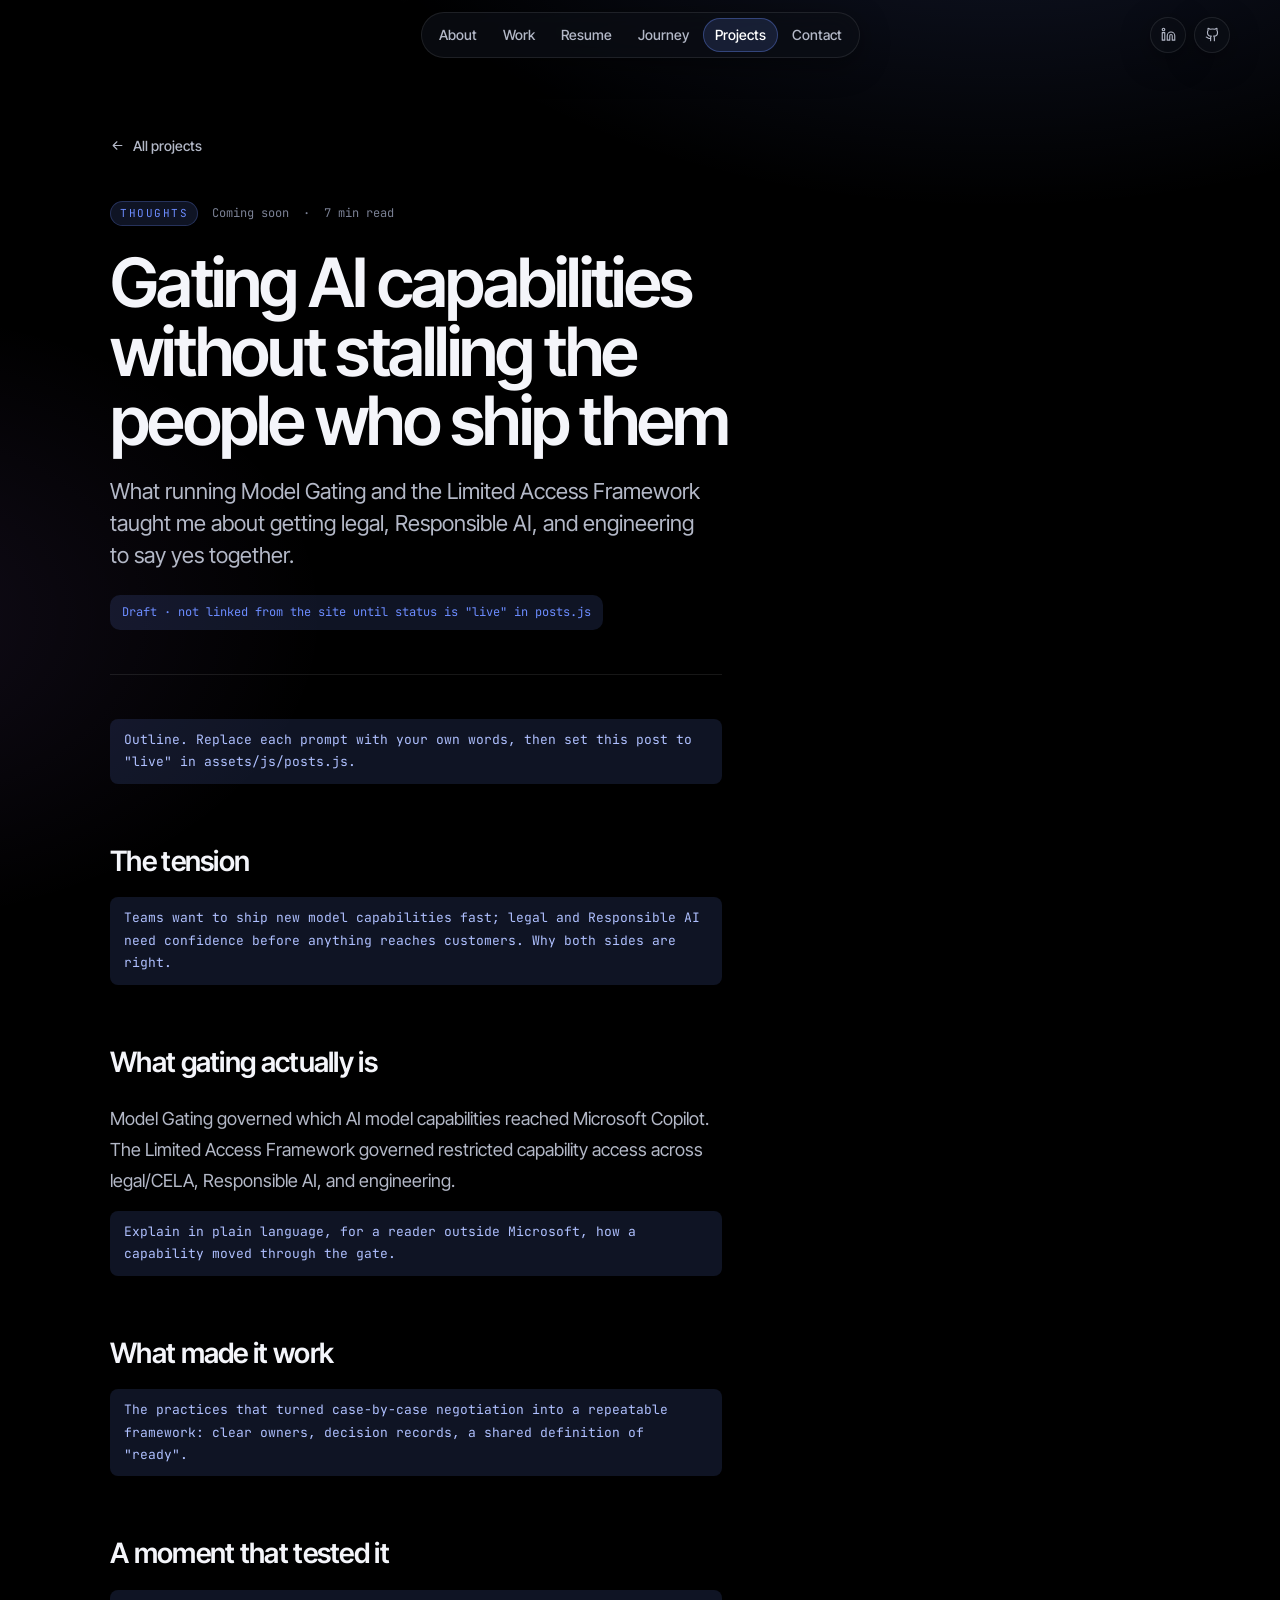
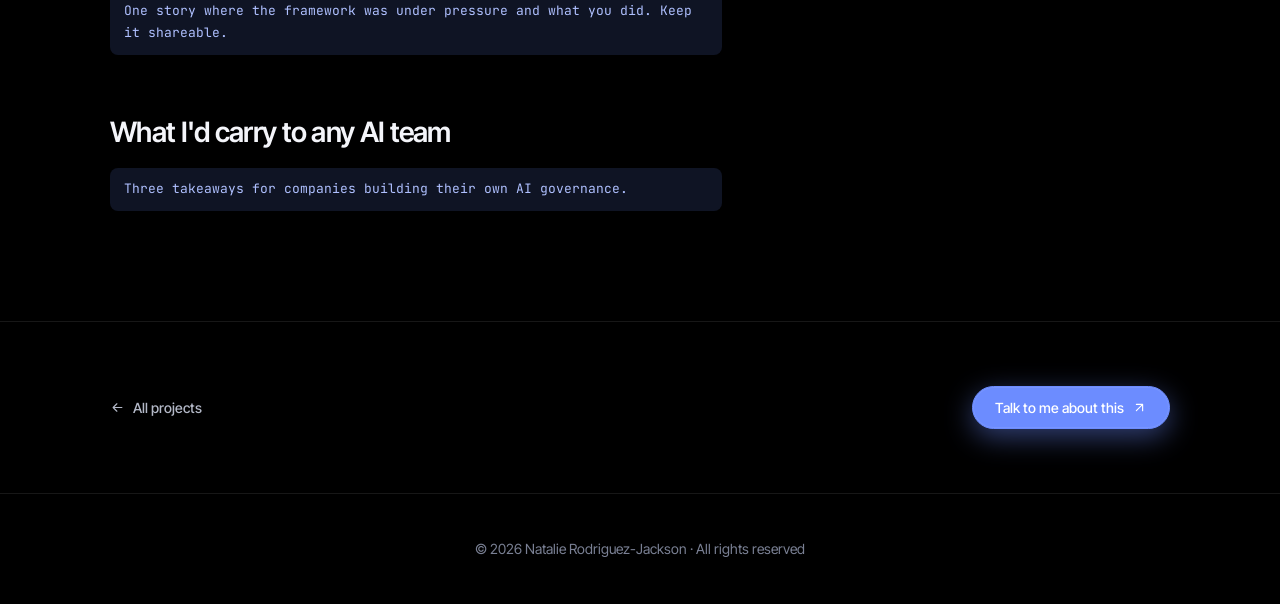
<file: writing/model-gating.html>
<!doctype html>
<html lang="en">
<head>
  <meta charset="utf-8">
  <meta name="viewport" content="width=device-width, initial-scale=1, viewport-fit=cover">
  <title>Gating AI capabilities without stalling the people who ship them · Natalie Rodriguez-Jackson</title>
  <meta name="description" content="What running Model Gating and the Limited Access Framework taught me about cross-functional AI governance.">
  <link rel="icon" href="data:image/svg+xml,%3Csvg xmlns='http://www.w3.org/2000/svg' viewBox='0 0 32 32'%3E%3Crect width='32' height='32' rx='8' fill='%230A0A0A'/%3E%3Ctext x='7' y='23' font-family='Arial' font-weight='700' font-size='18' fill='%23fff'%3En%3C/text%3E%3Ccircle cx='24' cy='21' r='2.6' fill='%236C8CFF'/%3E%3C/svg%3E">
  <link rel="preconnect" href="https://fonts.googleapis.com">
  <link rel="preconnect" href="https://fonts.gstatic.com" crossorigin>
  <link rel="stylesheet" href="https://fonts.googleapis.com/css2?family=Inter+Tight:ital,wght@0,400;0,500;0,600;1,500;1,600&family=JetBrains+Mono:wght@400;500&display=swap">
  <link rel="stylesheet" href="../assets/css/site.css?v=13">
</head>
<body>

<header class="top">
  <div class="row">
    <span class="top-spacer" aria-hidden="true"></span>
    <nav class="pill" aria-label="Site">
      <a href="../#about">About</a>
      <a href="../#services">Work</a>
      <a href="../resume/">Resume</a>
      <a href="../#journey">Journey</a>
      <a class="on" href="./">Projects</a>
      <a href="../#contact">Contact</a>
    </nav>
    <div class="socials">
      <a class="circ" href="https://www.linkedin.com/in/natalierj/" target="_blank" rel="noopener" aria-label="LinkedIn"><svg class="i" style="width:15px;height:15px"><use href="#i-li"/></svg></a>
      <a class="circ" href="https://github.com/natalie-jackson" target="_blank" rel="noopener" aria-label="GitHub"><svg class="i" style="width:15px;height:15px"><use href="#i-gh"/></svg></a>
    </div>
  </div>
</header>

<main class="wrap">
  <header class="art-head">
    <a class="back" href="./"><svg class="i"><use href="#i-right"/></svg>All projects</a>
    <!-- Kind: Thoughts | Article | AI Tool. Add <span class="live">Live demo</span> if there's a demo. -->
    <div class="art-meta"><span class="kind">Thoughts</span><span>Coming soon</span><span>·</span><span>7 min read</span></div>
    <h1 class="art-title">Gating AI capabilities without stalling the people who ship them</h1>
    <p class="art-dek">What running Model Gating and the Limited Access Framework taught me about getting legal, Responsible AI, and engineering to say yes together.</p>
    <div class="draft-note">Draft · not linked from the site until status is "live" in posts.js</div>
  </header>

  <article class="prose">
    <p class="todo">Outline. Replace each prompt with your own words, then set this post to "live" in assets/js/posts.js.</p>

    <h2>The tension</h2>
    <p class="todo">Teams want to ship new model capabilities fast; legal and Responsible AI need confidence before anything reaches customers. Why both sides are right.</p>

    <h2>What gating actually is</h2>
    <p>Model Gating governed which AI model capabilities reached Microsoft Copilot. The Limited Access Framework governed restricted capability access across legal/CELA, Responsible AI, and engineering.</p>
    <p class="todo">Explain in plain language, for a reader outside Microsoft, how a capability moved through the gate.</p>

    <h2>What made it work</h2>
    <p class="todo">The practices that turned case-by-case negotiation into a repeatable framework: clear owners, decision records, a shared definition of "ready".</p>

    <h2>A moment that tested it</h2>
    <p class="todo">One story where the framework was under pressure and what you did. Keep it shareable.</p>

    <h2>What I'd carry to any AI team</h2>
    <p class="todo">Three takeaways for companies building their own AI governance.</p>
  </article>

</main>

<section class="next">
  <div class="wrap">
    <a class="back" style="margin:0" href="./"><svg class="i"><use href="#i-right"/></svg>All projects</a>
    <a class="btn or" href="../#contact">Talk to me about this <svg class="i"><use href="#i-arrow"/></svg></a>
  </div>
</section>

<footer>
  <div class="wrap">
    <span>© 2026 Natalie Rodriguez-Jackson · All rights reserved</span>
  </div>
</footer>

<script src="../assets/js/site.js?v=14"></script>
<script data-goatcounter="https://natalie-rodriguez.goatcounter.com/count" async src="//gc.zgo.at/count.js"></script>
</body>
</html>
</file>
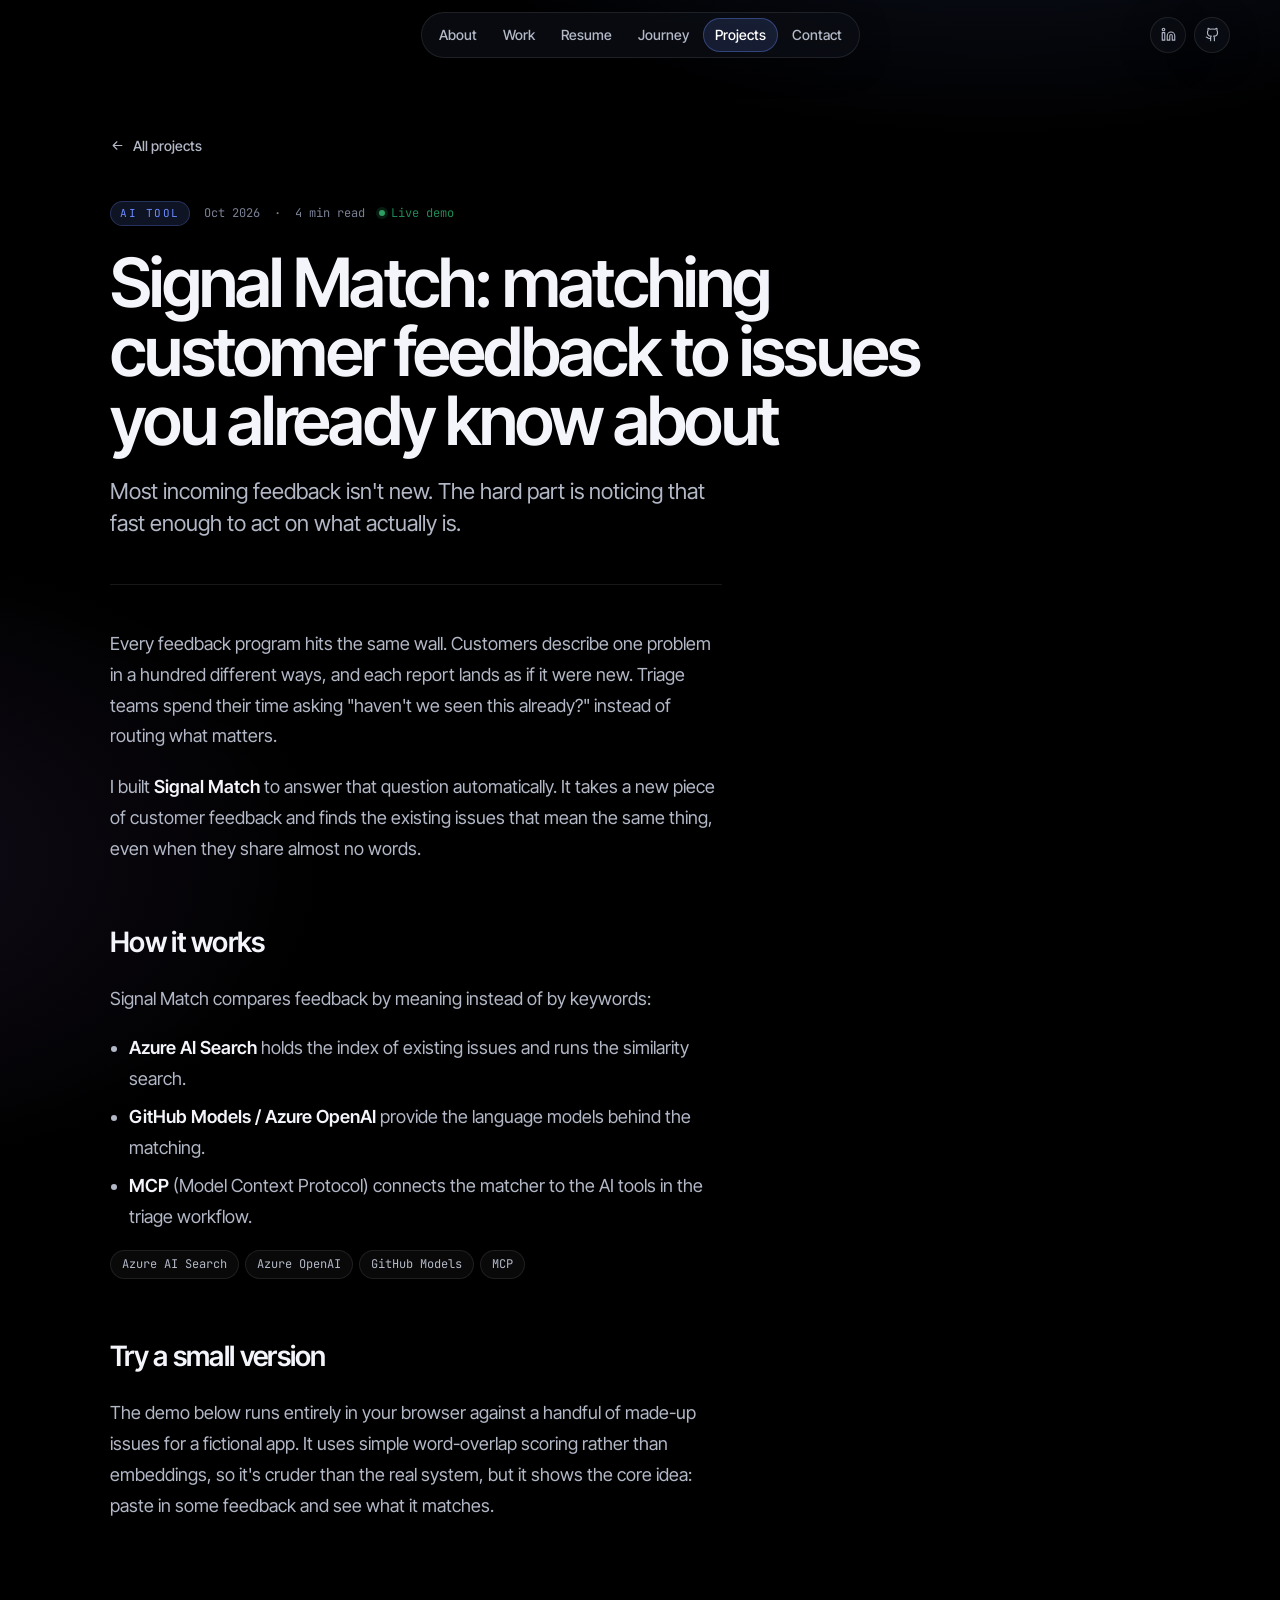
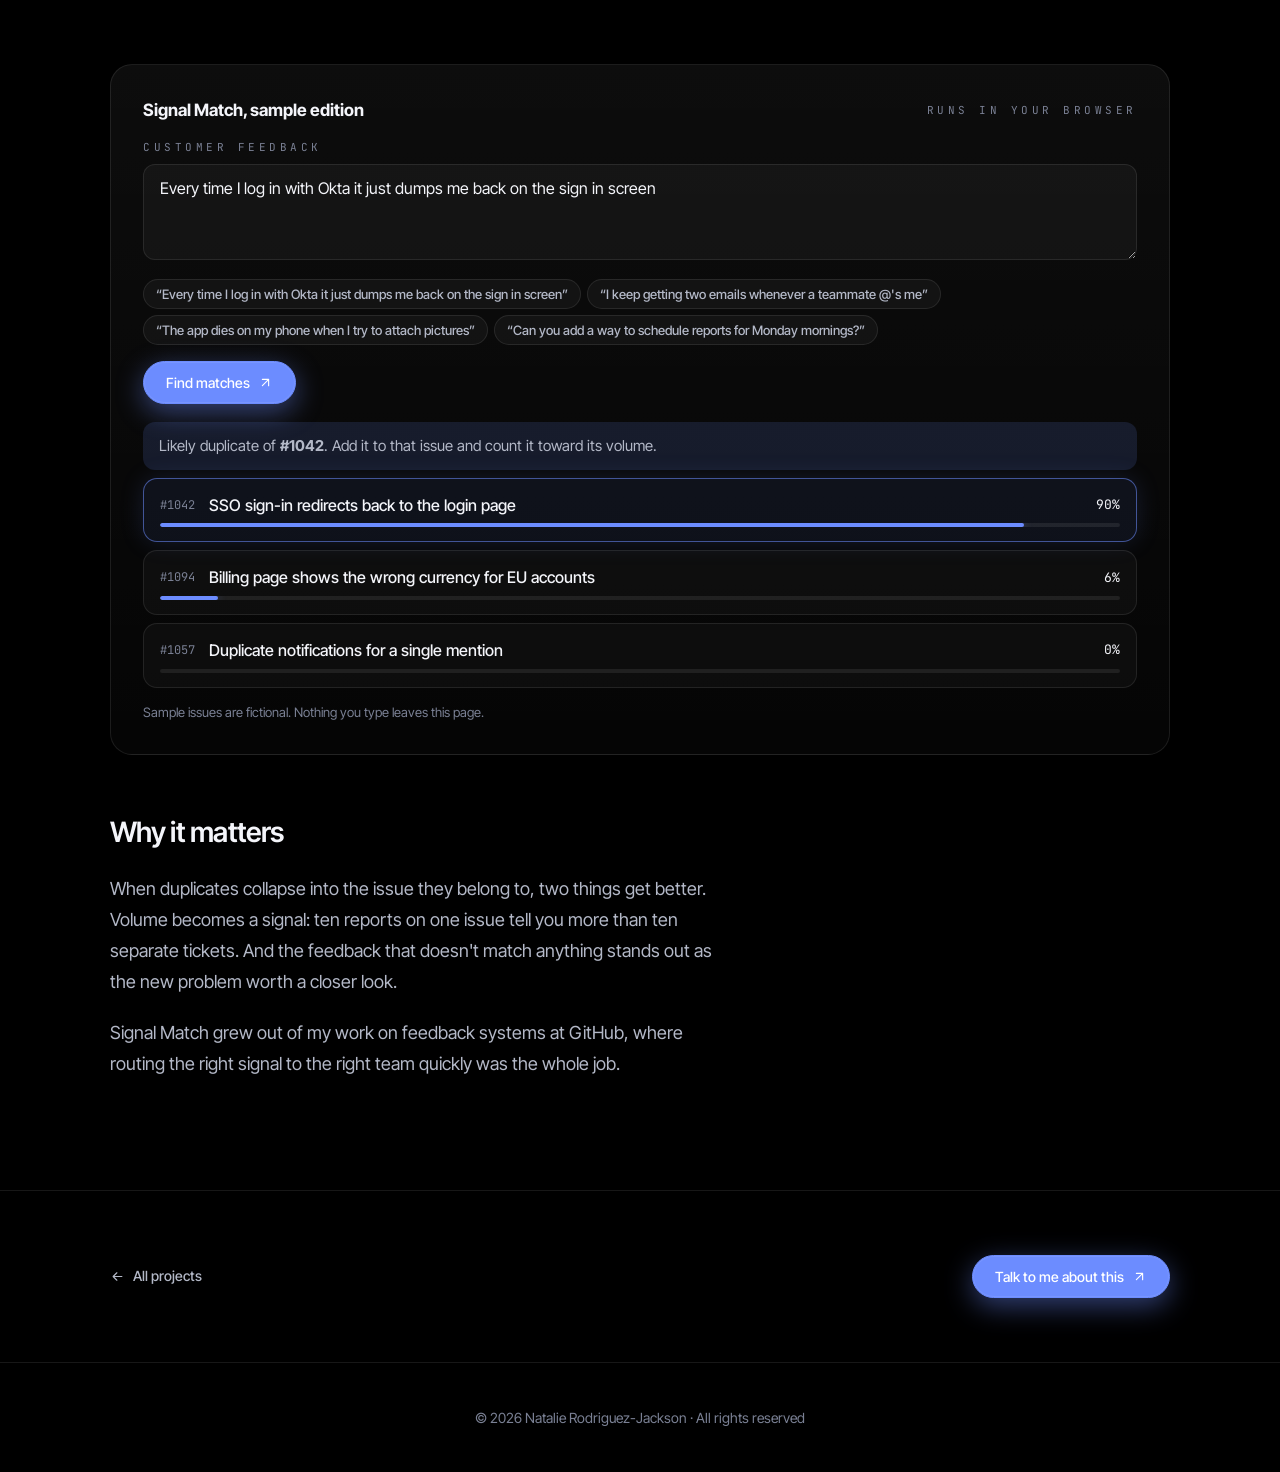
<file: writing/signal-match.html>
<!doctype html>
<html lang="en">
<head>
  <meta charset="utf-8">
  <meta name="viewport" content="width=device-width, initial-scale=1, viewport-fit=cover">
  <title>Signal Match · Natalie Rodriguez-Jackson</title>
  <meta name="description" content="Semantic matching that pairs incoming customer feedback with existing issues, with a small demo you can run in your browser.">
  <link rel="icon" href="data:image/svg+xml,%3Csvg xmlns='http://www.w3.org/2000/svg' viewBox='0 0 32 32'%3E%3Crect width='32' height='32' rx='8' fill='%230A0A0A'/%3E%3Ctext x='7' y='23' font-family='Arial' font-weight='700' font-size='18' fill='%23fff'%3En%3C/text%3E%3Ccircle cx='24' cy='21' r='2.6' fill='%236C8CFF'/%3E%3C/svg%3E">
  <link rel="preconnect" href="https://fonts.googleapis.com">
  <link rel="preconnect" href="https://fonts.gstatic.com" crossorigin>
  <link rel="stylesheet" href="https://fonts.googleapis.com/css2?family=Inter+Tight:ital,wght@0,400;0,500;0,600;1,500;1,600&family=JetBrains+Mono:wght@400;500&display=swap">
  <link rel="stylesheet" href="../assets/css/site.css?v=13">
</head>
<body>

<header class="top">
  <div class="row">
    <span class="top-spacer" aria-hidden="true"></span>
    <nav class="pill" aria-label="Site">
      <a href="../#about">About</a>
      <a href="../#services">Work</a>
      <a href="../resume/">Resume</a>
      <a href="../#journey">Journey</a>
      <a class="on" href="./">Projects</a>
      <a href="../#contact">Contact</a>
    </nav>
    <div class="socials">
      <a class="circ" href="https://www.linkedin.com/in/natalierj/" target="_blank" rel="noopener" aria-label="LinkedIn"><svg class="i" style="width:15px;height:15px"><use href="#i-li"/></svg></a>
      <a class="circ" href="https://github.com/natalie-jackson" target="_blank" rel="noopener" aria-label="GitHub"><svg class="i" style="width:15px;height:15px"><use href="#i-gh"/></svg></a>
    </div>
  </div>
</header>

<main class="wrap">
  <header class="art-head">
    <a class="back" href="./"><svg class="i"><use href="#i-right"/></svg>All projects</a>
    <div class="art-meta"><span class="kind">AI Tool</span><span>Oct 2026</span><span>·</span><span>4 min read</span><span class="live">Live demo</span></div>
    <h1 class="art-title">Signal Match: matching customer feedback to issues you already know about</h1>
    <p class="art-dek">Most incoming feedback isn't new. The hard part is noticing that fast enough to act on what actually is.</p>
  </header>

  <article class="prose">
    <p>Every feedback program hits the same wall. Customers describe one problem in a hundred different ways, and each report lands as if it were new. Triage teams spend their time asking "haven't we seen this already?" instead of routing what matters.</p>

    <p>I built <strong>Signal Match</strong> to answer that question automatically. It takes a new piece of customer feedback and finds the existing issues that mean the same thing, even when they share almost no words.</p>

    <h2>How it works</h2>
    <p>Signal Match compares feedback by meaning instead of by keywords:</p>
    <ul>
      <li><strong>Azure AI Search</strong> holds the index of existing issues and runs the similarity search.</li>
      <li><strong>GitHub Models / Azure OpenAI</strong> provide the language models behind the matching.</li>
      <li><strong>MCP</strong> (Model Context Protocol) connects the matcher to the AI tools in the triage workflow.</li>
    </ul>
    <div class="stack"><span>Azure AI Search</span><span>Azure OpenAI</span><span>GitHub Models</span><span>MCP</span></div>

    <h2>Try a small version</h2>
    <p>The demo below runs entirely in your browser against a handful of made-up issues for a fictional app. It uses simple word-overlap scoring rather than embeddings, so it's cruder than the real system, but it shows the core idea: paste in some feedback and see what it matches.</p>
  </article>

  <div class="card demo" id="signal-match">
    <div class="dh"><b>Signal Match, sample edition</b><span class="eyebrow">Runs in your browser</span></div>
    <label for="fb" class="eyebrow" style="display:block;margin-bottom:8px">Customer feedback</label>
    <textarea id="fb" placeholder="e.g. Every time I sign in with SSO it sends me straight back to the login page"></textarea>
    <div class="samples" id="samples"></div>
    <button class="btn or" type="button" id="run">Find matches <svg class="i"><use href="#i-arrow"/></svg></button>
    <div class="results" id="results" aria-live="polite"></div>
    <p class="fine">Sample issues are fictional. Nothing you type leaves this page.</p>
  </div>

  <article class="prose" style="border-top:0;padding-top:0">
    <h2>Why it matters</h2>
    <p>When duplicates collapse into the issue they belong to, two things get better. Volume becomes a signal: ten reports on one issue tell you more than ten separate tickets. And the feedback that doesn't match anything stands out as the new problem worth a closer look.</p>
    <p>Signal Match grew out of my work on feedback systems at GitHub, where routing the right signal to the right team quickly was the whole job.</p>
  </article>
</main>

<section class="next">
  <div class="wrap">
    <a class="back" style="margin:0" href="./"><svg class="i"><use href="#i-right"/></svg>All projects</a>
    <a class="btn or" href="../#contact">Talk to me about this <svg class="i"><use href="#i-arrow"/></svg></a>
  </div>
</section>

<footer>
  <div class="wrap">
    <span>© 2026 Natalie Rodriguez-Jackson · All rights reserved</span>
  </div>
</footer>

<script src="../assets/js/site.js?v=14"></script>
<script src="../assets/js/demos/signal-match-demo.js?v=5"></script>
<script data-goatcounter="https://natalie-rodriguez.goatcounter.com/count" async src="//gc.zgo.at/count.js"></script>
</body>
</html>
</file>
<file: assets/css/site.css>
/* =========================================================
   Natalie Rodriguez-Jackson — portfolio styles
   Look: dark + neon, matching the Journey tunnel. Black page,
   white type, dark glass cards, one neon-blue accent with glow,
   and a faint grid that echoes the tunnel lines.
   ========================================================= */

:root{
  --bg:#000000; --card:rgba(255,255,255,.035); --card-solid:#0B0D14; --ink:#F4F5FA; --ink2:#B3B8C7; --muted:#7A8094; --line:rgba(255,255,255,.09);
  --accent:#6C8CFF; --accent-soft:rgba(108,140,255,.14); --glow:rgba(108,140,255,.45);
  --sans:"Inter Tight", Inter, system-ui, -apple-system, "Segoe UI", sans-serif;
  --mono:"JetBrains Mono", ui-monospace, Menlo, Consolas, monospace;
  color-scheme:dark;
}

*{box-sizing:border-box}
html{scroll-behavior:smooth}
@media (prefers-reduced-motion: reduce){html{scroll-behavior:auto}*{animation:none!important;transition:none!important}}
body{background:var(--bg);color:var(--ink);font-family:var(--sans);font-size:16px;line-height:1.55;margin:0;-webkit-font-smoothing:antialiased}
img{max-width:100%}
[hidden]{display:none!important}
a{color:inherit;text-decoration:none}
a:focus-visible,button:focus-visible,input:focus-visible,textarea:focus-visible{outline:2px solid var(--accent);outline-offset:3px}
h1,h2,h3,h4,h5{margin:0;text-wrap:balance}
p{margin:0}
.wrap{max-width:1124px;margin:0 auto;padding-inline:clamp(16px,4vw,32px)}
.mono{font-family:var(--mono)}
svg.i{width:18px;height:18px;fill:none;stroke:currentColor;stroke-width:1.8;stroke-linecap:round;stroke-linejoin:round;flex:none}

/* ---------- Nav ---------- */
.top{position:fixed;inset-inline:0;top:0;z-index:50;padding-top:calc(env(safe-area-inset-top,0px) + 12px);pointer-events:none}
.top .row{max-width:1260px;margin:0 auto;padding-inline:clamp(16px,4vw,40px);display:flex;align-items:center;justify-content:space-between;gap:16px}
.top .row>*{pointer-events:auto}
.top-spacer{width:80px;flex:none}
.logo{font-weight:600;font-size:18px;letter-spacing:-.03em}
.logo b{color:var(--accent)}
.pill{display:flex;gap:2px;background:var(--card);border:1px solid var(--line);border-radius:999px;padding:5px;box-shadow:0 4px 18px rgba(0,0,0,.04)}
.pill a{font-size:14px;font-weight:500;color:var(--ink2);padding:6px 12px;border-radius:999px;transition:background .2s,color .2s}
.pill a:hover,.pill a.on{background:var(--accent-soft);color:var(--accent)}
.socials{display:flex;gap:8px}
.circ{width:36px;height:36px;border-radius:50%;background:var(--card);border:1px solid var(--line);display:grid;place-items:center;color:var(--ink2)}
.circ:hover{color:var(--accent)}
@media (max-width:900px){.pill{display:none}}

/* ---------- Hero ---------- */
.hero{padding-top:clamp(120px,16vh,170px);padding-bottom:clamp(64px,10vw,110px)}
.hero-meta{display:flex;justify-content:space-between;align-items:center;gap:12px;margin-bottom:clamp(28px,5vw,48px)}
.eyebrow{font-family:var(--mono);font-size:11px;letter-spacing:.32em;text-transform:uppercase;color:var(--muted)}
.chip{display:inline-flex;align-items:center;gap:8px;font-family:var(--mono);font-size:11px;color:var(--ink2);background:var(--card);border:1px solid var(--line);border-radius:999px;padding:6px 12px;font-variant-numeric:tabular-nums}
.chip .d{width:7px;height:7px;border-radius:50%;background:var(--accent)}
.hero-grid{display:grid;grid-template-columns:1fr 240px;gap:40px;align-items:center}
.hero-grid>*{min-width:0}
.big{font-weight:600;font-size:clamp(22px,6.4vw,84px);line-height:1;letter-spacing:-.045em;white-space:nowrap;margin-bottom:clamp(28px,4vw,48px)}
.big .dot{color:var(--accent)}
.lede{font-size:clamp(18px,1.7vw,21px);color:var(--ink2);max-width:44ch}
.lede u{text-decoration-color:var(--accent);text-decoration-thickness:2px;text-underline-offset:4px;color:var(--ink);font-weight:500}
.code{font-family:var(--mono);font-size:.8em;color:var(--accent);background:var(--accent-soft);border-radius:6px;padding:2px 7px}
.quote{font-style:italic;color:var(--muted);margin-top:20px;font-size:15px}
.ctas{display:flex;flex-wrap:wrap;gap:10px;margin-top:32px}
.btn{display:inline-flex;align-items:center;gap:8px;font:500 14px var(--sans);padding:12px 22px;border-radius:999px;border:1px solid var(--line);background:var(--card);color:var(--ink);cursor:pointer;transition:transform .2s,box-shadow .2s}
.btn:hover{transform:translateY(-2px)}
.btn.or{background:var(--accent);border-color:var(--accent);color:#fff;box-shadow:0 8px 22px var(--glow)}
.btn svg.i{width:15px;height:15px}

/* Photo: shows assets/img/headshot.jpg, or a placeholder if it's missing */
.photo{position:relative;border-radius:22px;overflow:hidden;background:#0E1018;border:1px solid var(--line);aspect-ratio:4/5;max-width:100%;display:grid;place-items:center;box-shadow:0 20px 50px rgba(0,0,0,.08)}
.photo img{position:absolute;inset:0;width:100%;height:100%;object-fit:cover;display:block}
.photo .ph{display:grid;justify-items:center;gap:8px;color:var(--muted);font-family:var(--mono);font-size:11px;letter-spacing:.08em;text-transform:uppercase;text-align:center;padding:16px}
.photo .ph svg{width:34px;height:34px;stroke-width:1.4}
.hero .photo{transform:rotate(2deg)}
.photo-wrap{position:relative}
.tagloc{position:absolute;left:-10px;bottom:16px;font-family:var(--mono);font-size:11px;color:var(--muted);background:var(--card);border:1px solid var(--line);border-radius:10px;padding:7px 11px;box-shadow:0 6px 16px rgba(0,0,0,.06);transform:rotate(-2deg)}
.tagloc b{color:var(--ink);font-weight:500}
@media (max-width:760px){.hero-grid{grid-template-columns:1fr}.hero .photo-wrap{max-width:220px}}

/* ---------- Company strip ---------- */
.strip{border-top:1px solid var(--line);border-bottom:1px solid var(--line);padding-block:26px}
.strip .wrap{display:grid;grid-template-columns:auto 1fr;gap:32px;align-items:center}
.strip .cos{display:flex;flex-wrap:wrap;gap:16px 44px;align-items:flex-end}
.co{display:grid;gap:2px}
.co .n{font-weight:600;font-size:clamp(24px,3vw,34px);letter-spacing:-.03em;line-height:1}
.co .t{font-family:var(--mono);font-size:10px;letter-spacing:.14em;text-transform:uppercase;color:var(--accent);min-height:14px}
@media (max-width:640px){.strip .wrap{grid-template-columns:1fr;gap:14px}}

/* ---------- Section scaffolding ---------- */
section.sec{padding-block:clamp(72px,10vw,120px)}
.shead{display:flex;align-items:center;gap:16px;padding-bottom:14px;border-bottom:1px solid var(--line);margin-bottom:28px}
.shead span{font-family:var(--mono);font-size:11px;letter-spacing:.3em;text-transform:uppercase;white-space:nowrap}
.shead span i{font-style:normal;color:var(--muted);letter-spacing:.1em}
.shead::after{content:"";flex:1;height:1px;background:var(--line)}
.h2{font-weight:600;font-size:clamp(36px,5vw,60px);line-height:1.02;letter-spacing:-.035em;max-width:16ch;margin-bottom:clamp(32px,5vw,52px)}
.h2 em{color:var(--accent);font-style:italic}
.card{background:var(--card);border:1px solid var(--line);border-radius:22px}

/* ---------- About ---------- */
.typer{font-weight:600;font-size:clamp(40px,6vw,64px);letter-spacing:-.035em;line-height:1.05;margin-bottom:clamp(28px,4vw,44px);min-height:1.1em}
.typer .w{color:var(--accent)}
.typer .caret{display:inline-block;width:3px;height:.9em;background:var(--accent);opacity:.6;margin-left:4px;vertical-align:-.08em;animation:blink 1s steps(1) infinite}
@keyframes blink{50%{opacity:0}}
.about{display:grid;grid-template-columns:minmax(0,364px) 1fr;gap:16px}
.about>*{min-width:0}
.about .pcard{padding:14px}
.about .pcard .photo{aspect-ratio:3/4;box-shadow:none;border-radius:16px;height:100%}
.about .right{display:grid;gap:16px;grid-template-rows:1fr auto}
.hello{padding:clamp(24px,3vw,36px);display:grid;gap:20px;align-content:start}
.hello p{font-size:clamp(18px,1.9vw,24px);color:var(--ink2);line-height:1.45}
.duo{display:grid;grid-template-columns:1fr 1fr;gap:16px}
.mini{padding:22px 24px;display:grid;gap:4px}
.mini .k{font-family:var(--mono);font-size:11px;letter-spacing:.3em;text-transform:uppercase;color:var(--muted);margin-bottom:10px}
.mini .ic{color:var(--muted);margin-bottom:10px}
.mini h4{font-size:22px;font-weight:600;letter-spacing:-.02em}
.mini p{font-size:14px;color:var(--muted)}
@media (max-width:800px){.about{grid-template-columns:1fr}.about .pcard{max-width:340px}}
@media (max-width:480px){.duo{grid-template-columns:1fr}}

/* ---------- Highlights ---------- */
.stats{display:grid;grid-template-columns:repeat(4,minmax(0,1fr));gap:12px}
.stat{padding:28px 26px 30px}
.stat .n{font-weight:600;font-size:clamp(32px,3.1vw,46px);white-space:nowrap;letter-spacing:-.05em;line-height:1;margin-bottom:24px;font-variant-numeric:tabular-nums}
.stat h5{font-size:15px;font-weight:500;letter-spacing:0;margin-bottom:4px}
.stat p{font-size:13.5px;color:var(--muted)}
@media (max-width:900px){.stats{grid-template-columns:repeat(2,minmax(0,1fr))}}
@media (max-width:460px){.stats{grid-template-columns:1fr}}

/* ---------- What I offer ---------- */
.grid3{display:grid;grid-template-columns:repeat(3,1fr);gap:12px}
.svc{padding:28px;display:grid;gap:12px;align-content:start;transition:transform .25s,box-shadow .25s}
.svc:hover{transform:translateY(-4px);box-shadow:0 18px 40px rgba(0,0,0,.06)}
.svc .tp{display:flex;justify-content:space-between;align-items:flex-start;margin-bottom:22px}
.ico{width:44px;height:44px;border-radius:12px;background:var(--accent-soft);color:var(--accent);display:grid;place-items:center}
.svc .num{font-family:var(--mono);font-size:12px;color:var(--muted)}
.svc h5{font-size:20px;font-weight:600;letter-spacing:-.02em}
.svc p{font-size:15px;color:var(--ink2)}
@media (max-width:900px){.grid3{grid-template-columns:1fr 1fr}}
@media (max-width:580px){.grid3{grid-template-columns:1fr}}

/* ---------- Expertise ---------- */
.skillbox{padding:clamp(22px,3vw,40px)}
.tabs{display:flex;flex-wrap:wrap;gap:8px;margin-bottom:28px}
.tabs button{font:500 14px var(--sans);padding:9px 16px;border-radius:999px;border:1px solid var(--line);background:var(--card);color:var(--ink);cursor:pointer}
.tabs button[aria-selected="true"]{background:var(--accent);border-color:var(--accent);color:#fff;box-shadow:0 6px 16px var(--glow)}
.bars{display:grid;grid-template-columns:1fr 1fr;gap:26px 48px}
.bar .l{display:flex;justify-content:space-between;align-items:baseline;margin-bottom:10px}
.bar .l span{font-size:16px}
.bar .l b{font-family:var(--mono);font-size:12px;font-weight:400;color:var(--muted)}
.bar .t{height:4px;border-radius:4px;background:rgba(255,255,255,.08);overflow:hidden}
.bar .f{height:100%;background:var(--accent);border-radius:4px;width:0;transition:width 1s cubic-bezier(.2,.8,.2,1)}
@media (max-width:640px){.bars{grid-template-columns:1fr}}

/* ---------- Journey tunnel ---------- */
.journey{position:relative;height:600vh;background:#000;color:#fff;--jc:#5C89FF}
.stage{position:sticky;top:0;height:100vh;height:100dvh;overflow:hidden}
.stage canvas{position:absolute;inset:0;width:100%;height:100%;display:block}
.jhud{position:absolute;inset-inline:0;top:calc(env(safe-area-inset-top,0px) + 70px);padding-inline:clamp(16px,2.5vw,32px);display:flex;justify-content:space-between;align-items:flex-start;gap:16px;z-index:2}
.jhud .l .a{font-family:var(--mono);font-size:11px;letter-spacing:.32em;text-transform:uppercase;color:rgba(255,255,255,.6)}
.jhud .l .b{font-family:var(--mono);font-size:11px;letter-spacing:.24em;text-transform:uppercase;color:var(--jc);margin-top:6px;transition:color .5s}
.jhud .r{text-align:right;font-family:var(--mono)}
.jhud .r .a{font-size:11px;letter-spacing:.32em;color:rgba(255,255,255,.6)}
.jhud .r .b{font-size:20px;color:var(--jc);transition:color .5s;font-variant-numeric:tabular-nums}
.jhud .r .b i{font-style:normal;color:rgba(255,255,255,.4)}
.prog{position:absolute;inset-inline:clamp(16px,2.5vw,32px);top:calc(env(safe-area-inset-top,0px) + 128px);display:flex;gap:4px;z-index:2}
.prog span{flex:1;height:2px;background:rgba(255,255,255,.12);border-radius:2px;overflow:hidden}
.prog span i{display:block;height:100%;width:0;background:var(--jc);transition:background .5s}
.chap{position:absolute;inset:0;display:grid;place-items:center;text-align:center;padding:120px 20px 80px;z-index:2;pointer-events:none}
.chap .in{opacity:0;transform:translateY(24px) scale(.97);transition:opacity .6s,transform .6s;display:grid;justify-items:center;gap:14px;max-width:760px}
.chap.on .in{opacity:1;transform:none;pointer-events:auto}
.chap .when{font-family:var(--mono);font-size:12px;letter-spacing:.32em;text-transform:uppercase;color:var(--jc)}
.chap h3{font-weight:600;font-size:clamp(48px,10vw,120px);line-height:.95;letter-spacing:-.045em;text-shadow:0 0 40px rgba(0,0,0,.6)}
.chap .role{font-size:clamp(18px,2.4vw,26px);font-weight:500;color:rgba(255,255,255,.92)}
.chap .meta{display:flex;gap:12px;align-items:center;font-size:14px;color:rgba(255,255,255,.65)}
.chap .desc{font-size:16px;color:rgba(255,255,255,.85);max-width:56ch}
.chap .tg{display:flex;flex-wrap:wrap;justify-content:center;gap:6px}
.chap .tg span{font-family:var(--mono);font-size:11px;color:var(--jc);border:1px solid var(--jc);border-radius:999px;padding:3px 10px;background:rgba(0,0,0,.4)}
.hint{position:absolute;left:50%;bottom:28px;transform:translateX(-50%);font-family:var(--mono);font-size:11px;letter-spacing:.4em;color:rgba(255,255,255,.4);z-index:2;text-align:center}
.jump{position:absolute;right:clamp(16px,2vw,24px);bottom:90px;z-index:3;display:grid;gap:6px;justify-items:end}
.jump .h{font-family:var(--mono);font-size:10px;letter-spacing:.3em;color:rgba(255,255,255,.45);margin-bottom:4px}
.jump button{all:unset;cursor:pointer;display:flex;align-items:center;gap:8px;font-family:var(--mono);font-size:11px;color:rgba(255,255,255,.45)}
.jump button::after{content:"";width:14px;height:1px;background:currentColor;transition:width .3s}
.jump button.on{color:#fff}
.jump button.on::after{width:28px;background:var(--jc)}
.jump button:focus-visible{outline:1px solid var(--jc);outline-offset:3px}
@media (max-width:640px){.jump{display:none}}

/* ---------- Writing & Lab ---------- */
.wtop{display:flex;justify-content:space-between;align-items:flex-end;gap:20px;flex-wrap:wrap;margin-bottom:28px}
.wtop .h2{margin-bottom:0}
.wtop .tabs{margin-bottom:0}
.posts{display:grid;grid-template-columns:repeat(3,1fr);gap:12px}
.post{padding:26px;display:flex;flex-direction:column;gap:14px;min-height:260px;transition:transform .25s,box-shadow .25s}
a.post:hover{transform:translateY(-4px);box-shadow:0 18px 40px rgba(0,0,0,.06)}
a.post:hover .go{background:var(--accent);color:#fff;border-color:var(--accent)}
.post .tp{display:flex;justify-content:space-between;align-items:center;gap:10px}
.kind{font-family:var(--mono);font-size:11px;letter-spacing:.14em;text-transform:uppercase;color:var(--accent);background:var(--accent-soft);border-radius:999px;padding:4px 10px}
.post .date{font-family:var(--mono);font-size:11px;color:var(--muted)}
.post h5{font-size:21px;font-weight:600;letter-spacing:-.02em;line-height:1.2}
.post p{font-size:15px;color:var(--ink2);flex:1}
.post .bt{display:flex;justify-content:space-between;align-items:center;gap:10px;padding-top:14px;border-top:1px solid var(--line)}
.post .meta{display:flex;gap:8px;align-items:center;font-family:var(--mono);font-size:11px;color:var(--muted)}
.live{display:inline-flex;align-items:center;gap:6px;color:#1F8A55}
.live::before{content:"";width:6px;height:6px;border-radius:50%;background:#2E9E62;box-shadow:0 0 0 3px rgba(46,158,98,.18)}
.go{width:34px;height:34px;border-radius:50%;border:1px solid var(--line);display:grid;place-items:center;transition:background .2s,color .2s}
.go svg.i{width:14px;height:14px}
.post.soon{background:transparent;border-style:dashed}
.post.soon h5{color:var(--ink2)}
.post.soon .kind{background:transparent;border:1px solid var(--line);color:var(--muted)}
.wmore{display:flex;justify-content:flex-end;margin-top:20px}
.wmore a{font-weight:500;font-size:15px;display:inline-flex;align-items:center;gap:6px;border-bottom:1px solid var(--accent);padding-bottom:2px}
.empty{padding:32px;text-align:center;color:var(--muted);grid-column:1/-1}
@media (max-width:900px){.posts{grid-template-columns:1fr 1fr}}
@media (max-width:580px){.posts{grid-template-columns:1fr}}

/* ---------- Hobbies ---------- */
.hob{display:grid;grid-template-columns:repeat(4,1fr);gap:12px}
.hb{padding:24px;display:grid;gap:10px;align-content:start;transition:transform .25s}
.hb .ic{color:var(--muted);margin-bottom:12px}
.hb span{font-size:17px;font-weight:600;letter-spacing:-.01em}
.hb p{font-size:14px;color:var(--ink2);line-height:1.55}
.hb p em{color:var(--ink)}
.hb:hover{transform:translateY(-3px)}
.hb:hover .ic{color:var(--accent)}
@media (max-width:760px){.hob{grid-template-columns:1fr 1fr}}

/* ---------- Contact ---------- */
.ctop{font-weight:600;font-size:clamp(44px,7vw,84px);letter-spacing:-.045em;line-height:1;margin-bottom:18px}
.ctop em{color:var(--accent);font-style:italic}
.csub{font-size:17px;color:var(--ink2);margin-bottom:clamp(32px,4vw,48px)}
.grid2{display:grid;grid-template-columns:repeat(2,1fr);gap:12px}
@media (max-width:640px){.grid2{grid-template-columns:1fr}}
.cc{padding:24px 26px;display:grid;gap:4px;align-content:start}
.cc .tp{display:flex;justify-content:space-between;color:var(--muted);margin-bottom:22px}
.cc .tp .mono{font-size:12px}
.cc h5{font-size:18px;font-weight:600;letter-spacing:-.01em}
.cc small{font-size:12px;color:var(--muted)}
.cc .v{font-family:var(--mono);font-size:clamp(12px,1.25vw,15px);white-space:nowrap;margin-top:12px;overflow-wrap:anywhere;display:flex;gap:10px;align-items:center;justify-content:space-between}
.cc .v button{flex:none;white-space:nowrap;font:500 11px var(--sans);border:1px solid var(--line);border-radius:999px;padding:4px 10px;background:var(--card);cursor:pointer;color:var(--ink2)}
.cc .v button:hover{color:var(--accent)}
.form{margin-top:16px;padding:clamp(20px,3vw,40px);display:grid;gap:12px}
.form .two{display:grid;grid-template-columns:1fr 1fr;gap:12px}
.form input,.form textarea{width:100%;font:15px var(--sans);color:var(--ink);background:rgba(255,255,255,.04);border:1px solid var(--line);border-radius:12px;padding:13px 16px}
.form textarea{min-height:140px;resize:vertical}
.form .act{display:flex;justify-content:space-between;align-items:center;gap:12px;flex-wrap:wrap}
.form .msg{font-size:14px;color:var(--muted)}
@media (max-width:560px){.form .two{grid-template-columns:1fr}}

/* ---------- Footer ---------- */
footer{border-top:1px solid var(--line);padding-block:44px}
footer .wrap{display:flex;flex-wrap:wrap;justify-content:center;align-items:center;gap:16px;color:var(--muted);font-size:14px}
.totop{position:fixed;right:20px;bottom:calc(env(safe-area-inset-bottom,0px) + 20px);z-index:40;width:42px;height:42px;border-radius:50%;background:var(--card);border:1px solid var(--line);display:grid;place-items:center;box-shadow:0 6px 18px rgba(0,0,0,.08);color:var(--ink)}

/* =========================================================
   Writing pages (writing/index.html and individual posts)
   ========================================================= */
.page-head{padding-top:clamp(120px,15vh,160px);padding-bottom:clamp(36px,5vw,56px)}
.back{display:inline-flex;align-items:center;gap:8px;font-size:14px;font-weight:500;color:var(--ink2);margin-bottom:clamp(28px,4vw,44px)}
.back:hover{color:var(--accent)}
.back svg.i{width:15px;height:15px;transform:rotate(180deg)}
.page-title{font-weight:600;font-size:clamp(44px,7vw,88px);line-height:.98;letter-spacing:-.045em;max-width:18ch}
.page-title em{color:var(--accent);font-style:italic}
.page-sub{font-size:18px;color:var(--ink2);max-width:56ch;margin-top:20px}

.art-head{padding-top:clamp(120px,15vh,160px);padding-bottom:clamp(28px,4vw,44px);max-width:820px}
.art-meta{display:flex;flex-wrap:wrap;gap:10px 14px;align-items:center;font-family:var(--mono);font-size:12px;color:var(--muted);margin-bottom:22px}
.art-title{font-weight:600;font-size:clamp(38px,6vw,68px);line-height:1.02;letter-spacing:-.04em}
.art-dek{font-size:clamp(18px,2vw,22px);color:var(--ink2);margin-top:20px;max-width:46ch;line-height:1.45}
.draft-note{margin-top:24px;display:inline-flex;gap:8px;align-items:center;font-family:var(--mono);font-size:12px;color:var(--accent);background:var(--accent-soft);border-radius:10px;padding:8px 12px}

.prose{max-width:68ch;padding-bottom:clamp(64px,9vw,110px);border-top:1px solid var(--line);padding-top:clamp(28px,4vw,44px)}
.prose>*+*{margin-top:1.1em}
.prose p,.prose li{font-size:18px;line-height:1.72;color:var(--ink2)}
.prose h2{font-size:28px;font-weight:600;letter-spacing:-.025em;color:var(--ink);margin-top:2em}
.prose h3{font-size:21px;font-weight:600;letter-spacing:-.015em;color:var(--ink);margin-top:1.6em}
.prose strong{color:var(--ink);font-weight:600}
.prose a{color:var(--accent);border-bottom:1px solid currentColor}
.prose ul,.prose ol{padding-left:1.2em}
.prose li+li{margin-top:.4em}
.prose blockquote{margin-inline:0;border-left:3px solid var(--accent);padding:4px 0 4px 20px;font-style:italic}
.prose code{font-family:var(--mono);font-size:.85em;background:rgba(255,255,255,.08);border-radius:5px;padding:2px 6px}
.prose pre{background:#0B0D14;border:1px solid var(--line);color:#ECECEC;border-radius:14px;padding:18px 20px;overflow-x:auto;font-size:14px;line-height:1.6}
.prose pre code{background:none;padding:0;color:inherit}
.prose figure{margin-inline:0}
.prose figure img{border-radius:16px;border:1px solid var(--line)}
.prose figcaption{font-size:14px;color:var(--muted);margin-top:8px}
.prose .todo{font-family:var(--mono);font-size:13px;color:var(--accent);background:var(--accent-soft);border-radius:8px;padding:10px 14px}
.stack{display:flex;flex-wrap:wrap;gap:6px}
.stack span{font-family:var(--mono);font-size:12px;border:1px solid var(--line);background:var(--card);border-radius:999px;padding:4px 11px;color:var(--ink2)}

/* Live demo block, used inside posts */
.demo{max-width:none;padding:clamp(20px,3vw,32px);margin-block:2em}
.demo .dh{display:flex;justify-content:space-between;align-items:center;gap:10px;margin-bottom:16px;flex-wrap:wrap}
.demo .dh b{font-size:17px}
.demo textarea{width:100%;min-height:96px;font:16px var(--sans);color:var(--ink);background:rgba(255,255,255,.04);border:1px solid var(--line);border-radius:12px;padding:13px 16px;resize:vertical}
.demo .samples{display:flex;flex-wrap:wrap;gap:6px;margin:12px 0 16px}
.demo .samples button{font:500 13px var(--sans);border:1px solid var(--line);background:var(--bg);border-radius:999px;padding:6px 12px;cursor:pointer;color:var(--ink2);text-align:left}
.demo .samples button:hover{color:var(--accent);border-color:var(--accent)}
.results{display:grid;gap:8px;margin-top:18px}
.res{display:grid;grid-template-columns:auto 1fr auto;gap:6px 14px;align-items:center;padding:14px 16px;border:1px solid var(--line);border-radius:14px;background:var(--bg)}
.res>*{min-width:0}
.res .id{font-family:var(--mono);font-size:12px;color:var(--muted)}
.res .tt{font-weight:500}
.res .sc{font-family:var(--mono);font-size:13px;font-variant-numeric:tabular-nums}
.res .meter{grid-column:1/-1;height:4px;border-radius:4px;background:rgba(255,255,255,.08);overflow:hidden}
.res .meter i{display:block;height:100%;background:var(--accent);border-radius:4px}
.res.best{border-color:var(--accent);background:var(--card)}
.verdict{font-size:15px;color:var(--ink2);padding:12px 16px;border-radius:12px;background:var(--accent-soft)}
.demo .fine{font-size:13px;color:var(--muted);margin-top:14px}

.next{border-top:1px solid var(--line);padding-block:clamp(40px,6vw,64px)}
.next .wrap{display:flex;justify-content:space-between;gap:16px;flex-wrap:wrap;align-items:center}


/* =========================================================
   Dark + neon layer (matches the Journey tunnel)
   ========================================================= */
body{background:
  radial-gradient(1100px 620px at 78% -8%, rgba(108,140,255,.18), transparent 62%),
  radial-gradient(800px 520px at -12% 28%, rgba(176,124,255,.10), transparent 60%),
  var(--bg);
  background-repeat:no-repeat}
::selection{background:var(--accent);color:#fff}

/* Faint perspective grid behind the hero, fading out */
.hero{position:relative}
.hero::before{content:"";position:absolute;inset:0 calc(50% - 50vw);z-index:-1;pointer-events:none;
  background-image:linear-gradient(rgba(108,140,255,.09) 1px,transparent 1px),linear-gradient(90deg,rgba(108,140,255,.09) 1px,transparent 1px);
  background-size:64px 64px;
  -webkit-mask-image:radial-gradient(ellipse 70% 60% at 60% 40%,#000 20%,transparent 75%);
          mask-image:radial-gradient(ellipse 70% 60% at 60% 40%,#000 20%,transparent 75%)}

/* Glowing accents */
.big .dot,.h2 em,.ctop em,.typer .w,.page-title em{color:var(--accent);text-shadow:0 0 24px var(--glow)}
.typer .caret{box-shadow:0 0 12px var(--glow)}
.shead span i{color:var(--accent)}
.lede u{color:var(--ink)}

/* Nav and floating controls: dark glass */
.pill,.circ,.totop{background:rgba(12,14,22,.72);border-color:var(--line);-webkit-backdrop-filter:blur(14px);backdrop-filter:blur(14px);box-shadow:0 8px 30px rgba(0,0,0,.4)}
.pill a{color:var(--ink2)}
.pill a:hover,.pill a.on{color:#fff;background:var(--accent-soft);box-shadow:inset 0 0 0 1px rgba(108,140,255,.35)}
.circ{color:var(--ink2)}
.circ:hover{color:#fff;border-color:var(--accent);box-shadow:0 0 18px var(--glow)}
.totop{color:var(--ink)}

/* Cards: dark glass with a neon edge on hover */
.card{background:linear-gradient(180deg,rgba(255,255,255,.05),rgba(255,255,255,.02));border-color:var(--line);-webkit-backdrop-filter:blur(6px);backdrop-filter:blur(6px)}
.svc,.stat,.hb,.cc,a.post,.mini,.hello{transition:transform .25s,border-color .25s,box-shadow .25s}
.svc:hover,.stat:hover,.hb:hover,.cc:hover,a.post:hover{border-color:rgba(108,140,255,.55);box-shadow:0 0 0 1px rgba(108,140,255,.25),0 0 40px rgba(108,140,255,.18)}
.ico{background:var(--accent-soft);color:var(--accent);box-shadow:inset 0 0 0 1px rgba(108,140,255,.3),0 0 18px rgba(108,140,255,.2)}
.stat .n{background:linear-gradient(180deg,#fff,#AFC0FF);-webkit-background-clip:text;background-clip:text;color:transparent}
a.post:hover .go{background:var(--accent);border-color:var(--accent);color:#fff;box-shadow:0 0 18px var(--glow)}
.post.soon{background:transparent;border-style:dashed}

/* Buttons */
.btn{background:rgba(255,255,255,.04);border-color:var(--line);color:var(--ink)}
.btn:hover{border-color:rgba(108,140,255,.6);box-shadow:0 0 22px rgba(108,140,255,.25)}
.btn.or{background:var(--accent);border-color:var(--accent);color:#fff;box-shadow:0 0 0 1px rgba(255,255,255,.08) inset,0 8px 28px var(--glow)}
.btn.or:hover{box-shadow:0 0 0 1px rgba(255,255,255,.15) inset,0 10px 36px rgba(108,140,255,.65)}
.tabs button{background:rgba(255,255,255,.04);border-color:var(--line);color:var(--ink2)}
.tabs button:hover{color:#fff}
.tabs button[aria-selected="true"]{background:var(--accent);border-color:var(--accent);color:#fff}

/* Photos and tags */
.photo{border-color:var(--line);box-shadow:0 0 0 1px rgba(108,140,255,.18),0 30px 80px rgba(0,0,0,.6),0 0 60px rgba(108,140,255,.15)}
.about .pcard .photo{box-shadow:none}
.tagloc{background:var(--card-solid);border-color:var(--line);color:var(--muted);box-shadow:0 8px 24px rgba(0,0,0,.5)}
.tagloc b{color:var(--ink)}

/* Company strip and dividers */
.strip{border-color:var(--line);background:rgba(255,255,255,.015)}
.co .t{color:var(--accent)}
.kind{color:var(--accent);background:var(--accent-soft);box-shadow:inset 0 0 0 1px rgba(108,140,255,.25)}
.post.soon .kind{box-shadow:none}
.cc .v button{background:rgba(255,255,255,.05);border-color:var(--line);color:var(--ink2)}
.cc .v button:hover{color:#fff;border-color:var(--accent)}
footer{border-color:var(--line)}

/* Journey blends into the page edges */
.journey{background:#000}
.journey::before,.journey::after{content:"";position:absolute;left:0;right:0;height:120px;z-index:1;pointer-events:none}
.journey::before{top:0;background:linear-gradient(#000,transparent)}
.journey::after{bottom:0;background:linear-gradient(transparent,#000)}

/* Demo (Signal Match) */
.demo textarea{color:var(--ink)}
.demo .samples button{background:rgba(255,255,255,.04);color:var(--ink2)}
.res{background:rgba(255,255,255,.03)}
.res.best{background:rgba(108,140,255,.08);border-color:rgba(108,140,255,.55);box-shadow:0 0 24px rgba(108,140,255,.15)}
.res .meter i{box-shadow:0 0 10px var(--glow)}
.prose .todo{color:#AFC0FF}

/* ---------- Where I'm most useful ---------- */
.usub{font-size:clamp(17px,1.6vw,20px);color:var(--ink2);max-width:52ch;margin:calc(-1 * clamp(16px,3vw,32px)) 0 clamp(28px,4vw,44px)}
.useful{display:grid;grid-template-columns:repeat(2,minmax(0,1fr));gap:12px}
.uc{padding:clamp(24px,3vw,36px);display:flex;flex-direction:column;gap:14px;transition:transform .25s,border-color .25s,box-shadow .25s}
.uc:hover{border-color:rgba(108,140,255,.55);box-shadow:0 0 0 1px rgba(108,140,255,.25),0 0 40px rgba(108,140,255,.18)}
.uc .k{font-family:var(--mono);font-size:11px;letter-spacing:.24em;text-transform:uppercase;color:var(--accent)}
.uc h3{font-size:clamp(24px,2.4vw,30px);font-weight:600;letter-spacing:-.025em;line-height:1.15}
.uc p{font-size:16px;color:var(--ink2);flex:1}
.uc .proof{display:inline-flex;align-items:center;gap:10px;font-family:var(--mono);font-size:12px;color:var(--ink);padding-top:16px;border-top:1px solid var(--line)}
.uc .proof::before{content:"";width:7px;height:7px;border-radius:50%;background:var(--accent);box-shadow:0 0 10px var(--glow);flex:none}
@media (max-width:760px){.useful{grid-template-columns:1fr}}

/* ---------- Craft ---------- */
.cr{padding:28px;display:flex;flex-direction:column;gap:12px;transition:transform .25s,border-color .25s,box-shadow .25s}
.cr:hover{transform:translateY(-4px);border-color:rgba(108,140,255,.55);box-shadow:0 0 0 1px rgba(108,140,255,.25),0 0 40px rgba(108,140,255,.18)}
.cr .ico{margin-bottom:14px}
.cr h5{font-size:20px;font-weight:600;letter-spacing:-.02em}
.cr p{font-size:15px;color:var(--ink2)}

/* ---------- Resume page ---------- */
.resume{padding-bottom:clamp(64px,9vw,110px)}
.resume .page-title{white-space:nowrap;font-size:clamp(24px,6.2vw,84px);max-width:none}
.resume .page-head .eyebrow{display:block}
.rv-org+ul{margin-top:14px}
.rv-contact{display:flex;flex-wrap:wrap;gap:10px 22px;margin-top:24px;font-family:var(--mono);font-size:13px;color:var(--ink2)}
.rv-contact a,.rv-contact span{display:inline-flex;align-items:center;gap:8px}
.rv-contact a:hover{color:var(--accent)}
.rv-contact svg.i{width:15px;height:15px;color:var(--accent)}
.rv-sec{border-top:1px solid var(--line);padding-top:clamp(28px,4vw,40px);margin-top:clamp(28px,4vw,40px)}
.rv-h{font-family:var(--mono);font-size:12px;letter-spacing:.3em;text-transform:uppercase;color:var(--accent);font-weight:500;margin-bottom:28px}
.rv-job{display:grid;grid-template-columns:200px minmax(0,1fr);gap:clamp(16px,4vw,48px);padding-bottom:36px}
.rv-job+.rv-job{border-top:1px solid var(--line);padding-top:36px}
.rv-when{display:grid;gap:4px;align-content:start;font-family:var(--mono);font-size:13px;color:var(--muted)}
.rv-when b{color:var(--ink);font-weight:500}
.rv-body{max-width:72ch}
.rv-body h3{font-size:clamp(22px,2.4vw,28px);font-weight:600;letter-spacing:-.02em;line-height:1.2}
.rv-org{color:var(--ink2);margin-top:4px}
.rv-body h4{font-family:var(--mono);font-size:11px;letter-spacing:.24em;text-transform:uppercase;color:var(--muted);font-weight:500;margin:28px 0 12px}
.rv-lead{margin:14px 0 6px;color:var(--ink)}
.rv-body ul{margin:0;padding-left:1.1em;display:grid;gap:8px}
.rv-body li{color:var(--ink2);font-size:15.5px;line-height:1.6}
.rv-body li b,.rv-lead b{color:var(--ink);font-weight:600}
.rv-body li::marker{color:var(--accent)}
.rv-skills{display:grid;grid-template-columns:repeat(3,minmax(0,1fr));gap:12px}
.rv-skills>div{padding:22px;border:1px solid var(--line);border-radius:18px;background:rgba(255,255,255,.03)}
.rv-skills h5{font-size:16px;font-weight:600;margin-bottom:8px}
.rv-skills p{font-size:14.5px;color:var(--ink2);line-height:1.6}
.rv-when .dates{color:var(--ink);font-weight:500}
.resume .rv-body{max-width:none}
.resume .rolesum{margin-top:16px;color:var(--ink2);max-width:72ch}
.resume .group{margin-top:34px}
.resume .group>.eyebrow{display:block;margin-bottom:14px}
.resume .group>.intro{margin:-4px 0 16px;color:var(--ink2);max-width:72ch}
.resume ul.plain{margin:14px 0 0;padding-left:1.1em;display:grid;gap:8px;max-width:76ch}
.resume ul.plain li{color:var(--ink2);font-size:15.5px;line-height:1.6}
.resume ul.plain li strong{color:var(--ink);font-weight:600}
.resume ul.plain a{color:var(--accent)}
.resume .proj{border:1px solid var(--line);border-radius:18px;background:linear-gradient(180deg,rgba(255,255,255,.045),rgba(255,255,255,.015));padding:24px 24px 20px;margin-bottom:14px;scroll-margin-top:90px;transition:border-color .25s,box-shadow .25s}
.resume .proj:hover{border-color:rgba(108,140,255,.45);box-shadow:0 0 30px rgba(108,140,255,.12)}
.resume .proj h4{font-family:var(--sans);text-transform:none;font-size:19px;font-weight:600;letter-spacing:-.01em;color:var(--ink);margin:0}
.resume .proj h4 em{font-style:normal;font-weight:400;color:var(--muted)}
.resume .what{margin-top:8px;color:var(--ink)}
.resume dl{margin:16px 0 0;display:grid;grid-template-columns:120px minmax(0,1fr);gap:12px 18px}
.resume dt{font-family:var(--mono);font-size:11px;letter-spacing:.14em;text-transform:uppercase;color:var(--accent);padding-top:4px}
.resume dd{margin:0;color:var(--ink2);font-size:15.5px;line-height:1.6}
.resume dd ul{margin:0;padding-left:18px;display:grid;gap:6px}
.resume dd li::marker,.resume ul.plain li::marker{color:var(--accent)}
.resume dd strong{color:var(--ink);font-weight:600}
.resume .chips{display:flex;flex-wrap:wrap;gap:6px}
.resume .chip{font-family:var(--mono);font-size:12px;color:var(--ink);border:1px solid var(--line);border-radius:999px;padding:3px 10px;background:rgba(0,0,0,.4)}
@media (max-width:760px){.rv-job{grid-template-columns:1fr}.rv-skills{grid-template-columns:1fr}.resume dl{grid-template-columns:1fr;gap:2px}.resume dd{margin-bottom:10px}.resume .proj{padding:18px 16px 14px}}
@media print{
  :root{--bg:#fff;--ink:#111;--ink2:#333;--muted:#555;--line:#ddd;--accent:#2b4fd8}
  body{background:#fff!important}
  .top,.totop,.back,footer,.hero::before{display:none!important}
  .page-head{padding-top:0}
  .page-title em{text-shadow:none}
  .rv-skills>div{background:none}
  .resume .proj{background:none;break-inside:avoid}
}
</file>
